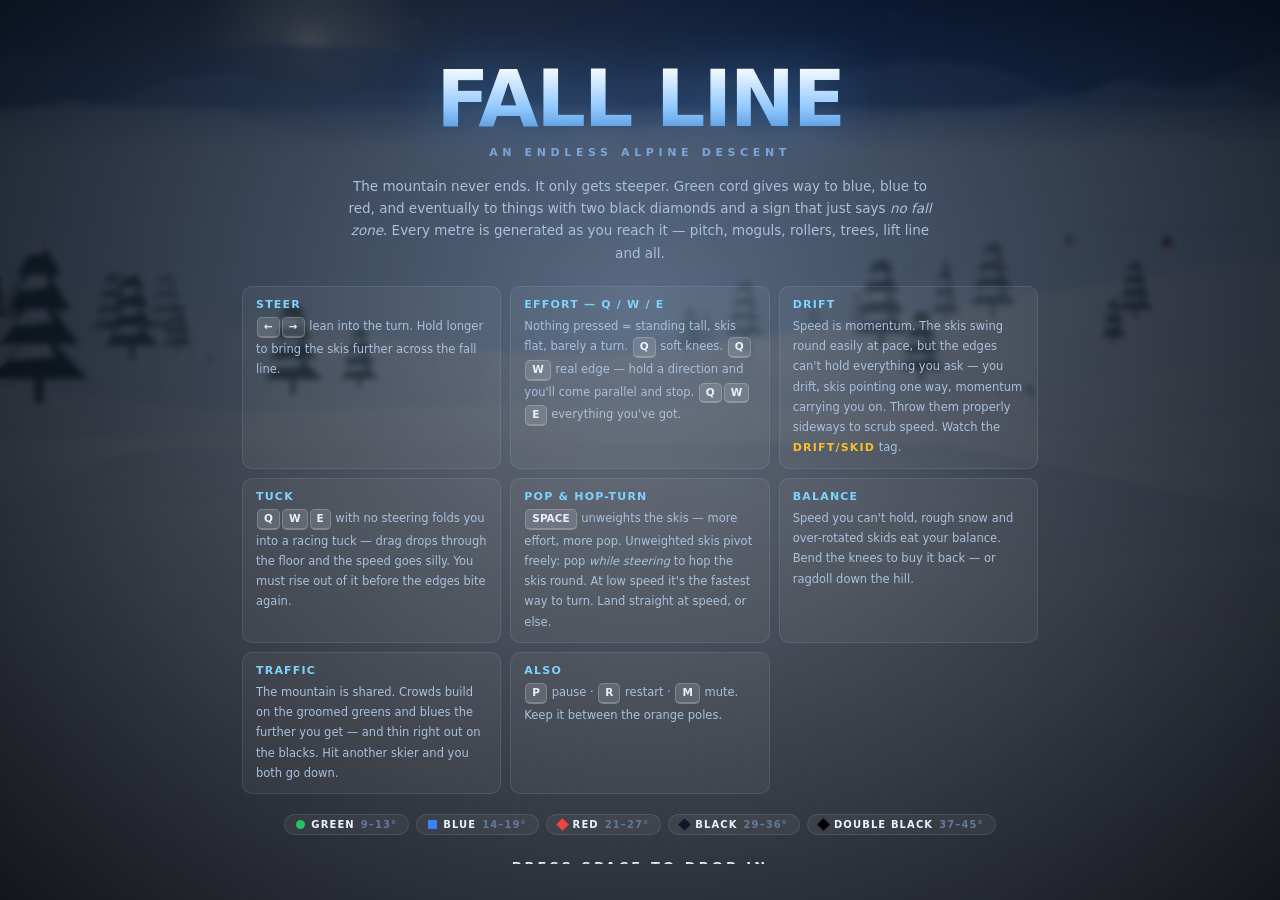
<file: index.html>
<!DOCTYPE html>
<html lang="en">
<head>
<meta charset="utf-8">
<meta name="viewport" content="width=device-width, initial-scale=1, viewport-fit=cover, user-scalable=no">
<title>FALL LINE — an endless alpine descent</title>
<style>
  *{margin:0;padding:0;box-sizing:border-box}
  html,body{width:100%;height:100%;overflow:hidden;background:#070b14;
    font-family:"Inter",ui-sans-serif,system-ui,-apple-system,"Segoe UI",Roboto,Helvetica,Arial,sans-serif;
    color:#eaf2ff;-webkit-font-smoothing:antialiased;touch-action:none;user-select:none}
  #wrap{position:fixed;inset:0}
  canvas{display:block;width:100%;height:100%}

  /* ---------- HUD ---------- */
  #hud{position:absolute;inset:0;pointer-events:none;opacity:0;transition:opacity .4s}
  #hud.on{opacity:1}
  /* the scene behind the HUD is bright snow, so panels need real weight */
  .panel{position:absolute;background:rgba(9,17,33,.70);border:1px solid rgba(150,192,255,.22);
    border-radius:12px;padding:9px 13px;backdrop-filter:blur(9px);-webkit-backdrop-filter:blur(9px);
    box-shadow:0 6px 26px rgba(6,14,30,.30)}
  .lbl{font-size:9.5px;letter-spacing:.16em;text-transform:uppercase;color:#7f97bb;font-weight:700}
  .val{font-variant-numeric:tabular-nums;font-weight:800;line-height:1}

  #runInfo{top:16px;left:16px;min-width:210px}
  #runName{font-size:16px;font-weight:800;letter-spacing:.01em;margin-top:3px;text-shadow:0 1px 6px #000}
  #diffPill{display:inline-flex;align-items:center;gap:6px;margin-top:7px;padding:3px 10px 3px 7px;
    border-radius:999px;font-size:10px;font-weight:900;letter-spacing:.14em;
    background:#22c55e;color:#04220f;border:1px solid rgba(255,255,255,.35)}
  #diffGlyph{display:inline-block;width:11px;height:11px;background:currentColor}
  #pitchRead{margin-top:7px;font-size:10.5px;color:#93a9c9;letter-spacing:.06em}

  #dist{top:16px;left:50%;transform:translateX(-50%);text-align:center;min-width:170px}
  #distVal{font-size:27px}
  #dropVal{font-size:11px;color:#8fa6c6;margin-top:4px;font-variant-numeric:tabular-nums}

  #spd{top:16px;right:16px;text-align:right;min-width:158px}
  #spdVal{font-size:40px;letter-spacing:-.02em}
  #spdVal small{font-size:13px;color:#7f97bb;font-weight:700;letter-spacing:.1em;margin-left:5px}
  #spdSub{font-size:10.5px;color:#8fa6c6;margin-top:3px;font-variant-numeric:tabular-nums}
  #gforce{margin-top:6px;height:3px;border-radius:2px;background:rgba(255,255,255,.12);overflow:hidden}
  #gforceF{height:100%;width:0%;background:linear-gradient(90deg,#38bdf8,#a78bfa);transition:width .06s}

  #stance{bottom:16px;left:16px;min-width:236px}
  #keys{display:flex;gap:7px;margin-top:7px}
  .key{flex:1;text-align:center;padding:7px 0 6px;border-radius:8px;border:1px solid rgba(160,200,255,.2);
    background:rgba(255,255,255,.045);font-weight:900;font-size:14px;color:#5d739a;
    transition:background .08s,color .08s,box-shadow .08s}
  .key.on{background:linear-gradient(180deg,#7dd3fc,#38bdf8);color:#04202e;border-color:#bae6fd;
    box-shadow:0 0 16px rgba(56,189,248,.55)}
  .key i{display:block;font-style:normal;font-size:8px;letter-spacing:.08em;opacity:.72;margin-top:2px;font-weight:700}
  #stanceTxt{margin-top:8px;font-size:11px;color:#a9c0dd;letter-spacing:.03em;height:14px}
  #edgeWrap{margin-top:8px}
  #driftTag{float:right;font-weight:900;letter-spacing:.14em}
  #edgeBar{height:5px;border-radius:3px;background:rgba(255,255,255,.1);overflow:hidden;margin-top:4px;
    display:flex;justify-content:center}
  #edgeL,#edgeR{height:100%;width:0%;background:linear-gradient(90deg,#fbbf24,#f97316)}
  #edgeL{transform-origin:right}

  #stab{bottom:16px;right:16px;min-width:186px}
  #stabBar{height:8px;border-radius:5px;background:rgba(255,255,255,.1);overflow:hidden;margin-top:7px}
  #stabF{height:100%;width:0%;background:linear-gradient(90deg,#34d399,#fbbf24 62%,#ef4444);transition:width .05s}
  #stabTxt{margin-top:6px;font-size:10px;letter-spacing:.1em;color:#8fa6c6;font-weight:700;height:12px}

  /* upcoming-runs strip */
  #strip{position:absolute;right:16px;top:132px;width:22px;bottom:136px;border-radius:7px;
    overflow:hidden;border:1px solid rgba(150,192,255,.26);background:rgba(9,17,33,.70);
    display:flex;flex-direction:column-reverse;backdrop-filter:blur(9px);
    box-shadow:0 6px 26px rgba(6,14,30,.30)}
  .seg{width:100%;position:relative;border-top:1px solid rgba(226,240,255,.55)}
  #stripMe{position:absolute;left:0;width:100%;height:0;border-top:2px solid #fff;
    box-shadow:0 0 9px rgba(255,255,255,.95);z-index:2}
  #stripMe::after{content:'';position:absolute;left:-3px;top:-4px;border:4px solid transparent;
    border-left-color:#fff;filter:drop-shadow(0 0 3px rgba(255,255,255,.9))}

  /* centre toasts */
  #toast{position:absolute;left:50%;top:31%;transform:translate(-50%,-50%);text-align:center;
    pointer-events:none;opacity:0;transition:opacity .25s}
  #toast.on{opacity:1}
  #toastDiff{font-size:11px;font-weight:900;letter-spacing:.3em;padding:4px 14px;border-radius:999px;display:inline-block}
  #toastName{font-size:34px;font-weight:900;letter-spacing:.02em;margin-top:9px;text-shadow:0 3px 22px rgba(0,0,0,.85)}
  #toastSub{font-size:11.5px;letter-spacing:.22em;color:#cfe0f7;margin-top:6px;font-weight:700}

  #alerts{position:absolute;left:50%;bottom:24%;transform:translateX(-50%);text-align:center;width:420px}
  #airTime{font-size:30px;font-weight:900;letter-spacing:.05em;opacity:0;transition:opacity .18s;
    text-shadow:0 3px 18px rgba(0,0,0,.8);color:#e0f2fe}
  #warn{margin-top:6px;font-size:12px;font-weight:900;letter-spacing:.26em;color:#fca5a5;opacity:0;transition:opacity .2s}

  /* ---------- SCREENS ---------- */
  #screens{position:absolute;inset:0;display:flex;align-items:center;justify-content:center;
    background:radial-gradient(ellipse at 50% 34%,rgba(16,30,56,.6),rgba(4,7,14,.94));
    backdrop-filter:blur(3px);transition:opacity .35s}
  #screens.hide{opacity:0;pointer-events:none}
  .card{width:min(860px,92vw);max-height:92vh;overflow:auto;padding:28px 32px 26px;text-align:center}
  h1{font-size:clamp(40px,8vw,78px);font-weight:900;letter-spacing:-.03em;line-height:.92;
    background-image:linear-gradient(180deg,#fff,#8fc7ff 62%,#4b8fd4);-webkit-background-clip:text;
    background-clip:text;color:transparent;filter:drop-shadow(0 4px 26px rgba(70,140,220,.4))}
  /* NB: override with background-IMAGE only — the `background` shorthand
     resets background-clip and the heading turns into a solid bar. */
  h1.crash{background-image:linear-gradient(180deg,#fff,#fca5a5 68%,#ef4444);
    filter:drop-shadow(0 4px 26px rgba(220,70,70,.42))}
  .tag{font-size:11px;letter-spacing:.42em;color:#7ea6d8;margin-top:10px;font-weight:700}
  .blurb{margin:16px auto 0;max-width:600px;font-size:13.5px;line-height:1.65;color:#a9c0dd}
  .ctrls{display:grid;grid-template-columns:repeat(auto-fit,minmax(232px,1fr));gap:9px;margin-top:22px;text-align:left}
  .ctrl{background:rgba(255,255,255,.045);border:1px solid rgba(160,200,255,.14);border-radius:10px;padding:11px 13px}
  .ctrl b{display:block;font-size:11px;letter-spacing:.11em;color:#7dd3fc;margin-bottom:4px;font-weight:800}
  .ctrl span{font-size:11.5px;color:#a9c0dd;line-height:1.5}
  kbd{display:inline-block;padding:1px 6px;border-radius:5px;background:rgba(255,255,255,.13);
    border:1px solid rgba(255,255,255,.2);border-bottom-width:2px;font:inherit;font-size:10.5px;
    font-weight:800;color:#e6f0ff;margin:0 1px}
  .legend{display:flex;flex-wrap:wrap;gap:7px;justify-content:center;margin-top:20px}
  .lg{display:flex;align-items:center;gap:6px;font-size:10px;font-weight:800;letter-spacing:.11em;
    padding:4px 11px;border-radius:999px;background:rgba(255,255,255,.05);border:1px solid rgba(160,200,255,.14)}
  .lg i{width:9px;height:9px;display:inline-block}
  .go{margin-top:24px;font-size:13px;letter-spacing:.24em;font-weight:900;color:#dbeafe;
    animation:pulse 1.7s ease-in-out infinite}
  @keyframes pulse{0%,100%{opacity:.45}50%{opacity:1}}
  .btn{pointer-events:auto;cursor:pointer;margin-top:20px;display:inline-block;padding:12px 30px;
    border-radius:999px;font-weight:900;letter-spacing:.16em;font-size:12px;color:#04202e;
    background:linear-gradient(180deg,#93d7fb,#38bdf8);border:1px solid #bae6fd;
    box-shadow:0 8px 30px rgba(56,189,248,.35)}
  .btn:hover{filter:brightness(1.09)}
  .btn.ghost{background:transparent;color:#a9c0dd;border-color:rgba(160,200,255,.22);box-shadow:none;margin-left:8px}

  .stats{display:grid;grid-template-columns:repeat(auto-fit,minmax(228px,1fr));gap:10px;margin-top:22px}
  .st{background:rgba(255,255,255,.05);border:1px solid rgba(160,200,255,.14);border-radius:12px;padding:14px 10px}
  .st b{display:block;font-size:26px;font-weight:900;font-variant-numeric:tabular-nums;letter-spacing:-.02em}
  .st span{display:block;font-size:9px;letter-spacing:.17em;color:#7f97bb;margin-top:5px;font-weight:800}
  #grade{font-size:15px;font-weight:900;letter-spacing:.2em;margin-top:20px;color:#7dd3fc}
  #crashWhy{font-size:12.5px;color:#fca5a5;letter-spacing:.13em;font-weight:800;margin-top:9px}
  #best{font-size:11px;color:#7f97bb;letter-spacing:.1em;margin-top:14px;font-weight:700}
  .hint{font-size:10.5px;color:#64789b;margin-top:16px;letter-spacing:.06em;line-height:1.7}
  #fps{position:absolute;left:18px;top:176px;font-size:9px;color:#546d92;letter-spacing:.1em;font-weight:700}

  /* ---------- TOUCH CONTROLS ---------- */
  /* shown only on coarse-pointer devices (body.touchmode) and only in a run */
  #touch{position:absolute;inset:0;pointer-events:none;display:none}
  body.touchmode #touch.on{display:block}
  #tSteer{position:absolute;left:0;bottom:0;width:44vw;height:38vh;pointer-events:auto;
    touch-action:none;-webkit-user-select:none;-webkit-touch-callout:none}
  #tSteerNub{position:absolute;width:58px;height:58px;border-radius:50%;display:none;
    border:2px solid rgba(160,200,255,.55);background:rgba(9,17,33,.35);
    box-shadow:0 0 18px rgba(56,189,248,.25);transform:translate(-50%,-50%)}
  #tSteerHint{position:absolute;left:16px;bottom:calc(12px + env(safe-area-inset-bottom,0px));
    font-size:9px;letter-spacing:.16em;color:#7f97bb;font-weight:800;opacity:.7}
  #tEff{position:absolute;right:calc(12px + env(safe-area-inset-right,0px));
    bottom:calc(106px + env(safe-area-inset-bottom,0px));width:64px;display:flex;
    flex-direction:column;gap:5px;pointer-events:auto;touch-action:none;
    -webkit-user-select:none;-webkit-touch-callout:none}
  .det{height:42px;border-radius:10px;border:1px solid rgba(160,200,255,.22);
    background:rgba(9,17,33,.62);display:flex;flex-direction:column;align-items:center;
    justify-content:center;font-size:11px;font-weight:900;color:#5d739a;letter-spacing:.08em}
  .det i{font-style:normal;font-size:7.5px;letter-spacing:.1em;opacity:.7;margin-top:1px;font-weight:700}
  .det.on{background:linear-gradient(180deg,#7dd3fc,#38bdf8);color:#04202e;border-color:#bae6fd;
    box-shadow:0 0 14px rgba(56,189,248,.5)}
  #tJump{position:absolute;right:calc(14px + env(safe-area-inset-right,0px));
    bottom:calc(14px + env(safe-area-inset-bottom,0px));width:76px;height:76px;border-radius:50%;
    pointer-events:auto;touch-action:none;display:flex;align-items:center;justify-content:center;
    font-size:11px;font-weight:900;letter-spacing:.12em;color:#cfe0f7;
    background:rgba(9,17,33,.66);border:1px solid rgba(160,200,255,.30);
    -webkit-user-select:none;-webkit-touch-callout:none;box-shadow:0 6px 26px rgba(6,14,30,.30)}
  #tJump.on{background:linear-gradient(180deg,#7dd3fc,#38bdf8);color:#04202e}
  #tPause{position:absolute;left:50%;top:calc(env(safe-area-inset-top,0px) + 92px);
    transform:translateX(-50%);width:58px;height:30px;border-radius:9px;pointer-events:auto;
    touch-action:none;display:flex;align-items:center;justify-content:center;font-size:10px;
    font-weight:900;color:#8fa6c6;background:rgba(9,17,33,.55);
    border:1px solid rgba(160,200,255,.2);-webkit-user-select:none}

  /* touchmode: compact the HUD and clear space for thumbs */
  body.touchmode .panel{padding:6px 10px}
  body.touchmode #runInfo{min-width:0;max-width:160px}
  body.touchmode #runName{font-size:12px}
  body.touchmode #dist{min-width:0}
  body.touchmode #distVal{font-size:20px}
  body.touchmode #spd{min-width:0}
  body.touchmode #spdVal{font-size:26px}
  body.touchmode #keys{display:none}
  body.touchmode #stanceTxt{display:none}
  body.touchmode #stance{left:12px;bottom:calc(38vh + 10px);min-width:0;width:172px}
  body.touchmode #stab{right:calc(102px + env(safe-area-inset-right,0px));
    bottom:calc(14px + env(safe-area-inset-bottom,0px));min-width:132px}
  body.touchmode #strip{top:110px;bottom:calc(346px + env(safe-area-inset-bottom,0px))}
  body.touchmode #alerts{width:min(420px,86vw)}
  body.touchmode #fps{display:none}
  @media (max-height:520px){ body.touchmode #strip{display:none} }
</style>
</head>
<body>
<div id="wrap">
  <canvas id="c"></canvas>

  <div id="hud">
    <div class="panel" id="runInfo">
      <div class="lbl">Current piste</div>
      <div id="runName">—</div>
      <div id="diffPill"><i id="diffGlyph"></i><span id="diffTxt">GREEN</span></div>
      <div id="pitchRead">—</div>
    </div>

    <div class="panel" id="dist">
      <div class="lbl">Distance</div>
      <div class="val" id="distVal">0<small style="font-size:13px;color:#7f97bb"> m</small></div>
      <div id="dropVal">▼ 0 m vertical</div>
    </div>

    <div class="panel" id="spd">
      <div class="lbl">Speed</div>
      <div class="val" id="spdVal">0<small>KM/H</small></div>
      <div id="spdSub">max 0 · avg 0</div>
      <div id="gforce"><div id="gforceF"></div></div>
    </div>

    <div class="panel" id="stance">
      <div class="lbl">Stance &amp; effort</div>
      <div id="keys">
        <div class="key" id="kQ">Q<i>FLEX</i></div>
        <div class="key" id="kW">W<i>DRIVE</i></div>
        <div class="key" id="kE">E<i>SEND</i></div>
      </div>
      <div id="stanceTxt">Standing tall — no edge</div>
      <div id="edgeWrap">
        <div class="lbl">Edge angle <span id="edgeDeg" style="color:#cfe0f7">0°</span><span id="driftTag"></span></div>
        <div id="edgeBar"><div id="edgeL"></div><div id="edgeR"></div></div>
      </div>
    </div>

    <div class="panel" id="stab">
      <div class="lbl">Balance</div>
      <div id="stabBar"><div id="stabF"></div></div>
      <div id="stabTxt">SOLID</div>
    </div>

    <div id="strip"><div id="stripMe"></div></div>

    <div id="toast">
      <div id="toastDiff">RED</div>
      <div id="toastName">—</div>
      <div id="toastSub">—</div>
    </div>

    <div id="alerts">
      <div id="airTime">AIR 0.0s</div>
      <div id="warn">OFF PISTE</div>
    </div>
    <div id="fps"></div>
  </div>

  <div id="touch">
    <div id="tSteer"><div id="tSteerNub"></div><div id="tSteerHint">HOLD &amp; SLIDE TO STEER</div></div>
    <div id="tEff">
      <div class="det" data-d="3">SEND<i>+TUCK</i></div>
      <div class="det" data-d="2">DRIVE<i>EDGE</i></div>
      <div class="det" data-d="1">FLEX<i>SOFT</i></div>
      <div class="det on" data-d="0">TALL<i>FLAT</i></div>
    </div>
    <div id="tJump">JUMP</div>
    <div id="tPause">❚❚</div>
  </div>

  <div id="screens">
    <div class="card" id="card"></div>
  </div>
</div>

<script>
"use strict";
/* ============================================================================
   FALL LINE — an endless procedural alpine descent
   Everything (terrain, art, physics, music) is generated at runtime.
   ========================================================================= */

/* ---------------------------------------------------------------- math ---- */
const TAU = Math.PI * 2, DEG = Math.PI / 180;
const clamp = (v, a, b) => v < a ? a : v > b ? b : v;
const lerp  = (a, b, t) => a + (b - a) * t;
const smooth= t => t * t * (3 - 2 * t);
const sstep = (a, b, x) => { const t = clamp((x - a) / (b - a || 1e-6), 0, 1); return t * t * (3 - 2 * t); };
const rnd   = (a, b) => a + Math.random() * (b - a);
const pick  = arr => arr[(Math.random() * arr.length) | 0];

function hashi(x, y) {
  let h = (Math.imul(x | 0, 374761393) + Math.imul(y | 0, 668265263)) | 0;
  h = Math.imul(h ^ (h >>> 13), 1274126177);
  return ((h ^ (h >>> 16)) >>> 0) / 4294967296;
}
function vnoise(x, y) {
  const xi = Math.floor(x), yi = Math.floor(y);
  const u = smooth(x - xi), v = smooth(y - yi);
  const a = hashi(xi, yi), b = hashi(xi + 1, yi), c = hashi(xi, yi + 1), d = hashi(xi + 1, yi + 1);
  return lerp(lerp(a, b, u), lerp(c, d, u), v);
}
function fbm(x, y, oct) {
  let s = 0, amp = 0.5, f = 1, norm = 0;
  for (let i = 0; i < oct; i++) { s += amp * vnoise(x * f, y * f); norm += amp; f *= 2.07; amp *= 0.5; }
  return s / norm;
}
function mulberry(seed) {
  let a = seed >>> 0;
  return function () {
    a = (a + 0x6D2B79F5) | 0;
    let t = Math.imul(a ^ (a >>> 15), 1 | a);
    t = (t + Math.imul(t ^ (t >>> 7), 61 | t)) ^ t;
    return ((t ^ (t >>> 14)) >>> 0) / 4294967296;
  };
}

/* ------------------------------------------------------------ constants --- */
const PHYS = {
  M: 80,             // skier + kit, kg
  G: 9.81,
  RHO: 1.15,         // air density at ~2000 m
  R_SIDECUT: 16.5,   // ski sidecut radius, m
  MU_PISTE: 0.055,   // groomed snow / base glide
  MU_POWDER: 0.135,  // off piste
  // per effort level 0..3
  CDA:       [0.86, 0.68, 0.52, 0.44],   // frontal drag area, m^2 (turning)
  CDA_TUCK:  0.235,                       // full tuck, QWE and no steering
  EDGE_MAX:  [7 * DEG, 27 * DEG, 48 * DEG, 66 * DEG],
  EDGE_RATE: [2.4, 4.0, 6.2, 9.5],       // how fast the edge sets, rad/s of travel
  PIVOT:     [0.22, 0.62, 1.15, 2.25],   // skidded steering authority, rad/s
  GRIP:      [0.34, 0.85, 1.42, 1.92],   // max lateral g the edges will hold
  COMFORT:   [12.5, 18.5, 25.5, 32.5],   // m/s before balance starts to erode
  ABSORB:    [5.6, 9.4, 13.8, 18.6],     // landing impact the legs will eat, m/s
  POP:       [1.5, 2.9, 4.2, 5.6],
};

const DIFFS = [
  // width is the HALF-width of the piste in metres, before widthMod()
  { key:'green', label:'GREEN',        col:'#22c55e', ink:'#04220f', shape:'circle', slope:[9,13],  width:[19,25], mogul:0.00, rough:0.22, trees:0.40, roll:0.70, kick:0.15, glade:0    },
  { key:'blue',  label:'BLUE',         col:'#3b82f6', ink:'#dbeafe', shape:'square', slope:[14,19], width:[15,20], mogul:0.14, rough:0.40, trees:0.62, roll:1.00, kick:0.30, glade:0    },
  { key:'red',   label:'RED',          col:'#ef4444', ink:'#fee2e2', shape:'diamond',slope:[21,27], width:[11,15], mogul:0.42, rough:0.60, trees:0.88, roll:1.25, kick:0.45, glade:0.15 },
  { key:'black', label:'BLACK',        col:'#0f172a', ink:'#e2e8f0', shape:'diamond',slope:[29,36], width:[8.5,12], mogul:0.76, rough:0.85, trees:1.10, roll:1.45, kick:0.58, glade:0.35 },
  { key:'xblack',label:'DOUBLE BLACK', col:'#000000', ink:'#f8fafc', shape:'double', slope:[37,45], width:[7,10],  mogul:0.98, rough:1.08, trees:1.30, roll:1.65, kick:0.70, glade:0.55 },
];

const NAMES = [
  ['Petit Ours','Promenade','Le Berceau','Sunnegga','Alpenrose','Marmot Meadow','Le Doux','Kinderweg','Bella Vista','Lärchenwald'],
  ['Le Grand Bleu','Chamois','Panorama','Silberhorn','Belvédère','Blaugrat','La Combe','Edelweiss','Mittelweg','Lac Bleu'],
  ['Rouge Vif','Diavolezza','Le Couloir','Steilhang','La Face','Vallée Perdue','Hexenkessel','Aiguille','Rossignol','Cresta Rossa'],
  ['Le Mur','Schwarzwand','La Bombardier','Corbeau','Todeswand','Grand Couloir','Le Tunnel','Wolfsschlucht','La Sauvage','Nera'],
  ['La Suicide','Diablerets','Höllenschlund','Le Dernier Cri','Zermatt Direttissima','La Chute','Der Sarg','Point of No Return'],
];

const RUN_TAGS = ['GROOMED AT 05:00','MOGULS','NARROW — CAUTION','WIND EXPOSED','GLADED','ICY IN PLACES','WIDE OPEN','ROLLERS','FRESH CORD','AVALANCHE ZONE','NO FALL ZONE','RACE TRAINING'];

/* ============================================================== COURSE ==== */
const ELEV_STEP = 1.0;
const COURSE = {
  sections: [], nextIdx: 0, nextZ: 0,
  elev: [], elevZ0: 0,
  kickers: [],
  chunks: new Map(),
  _cacheIdx: 0,
};

/* The piste snakes down the mountain across five scales at once: broad
   traverses across the face, then progressively tighter turns. The short
   components are what actually force you to ski — the long ones only move
   the trail across the mountain. Peak lateral gradient ~0.85 m/m (40° off
   the fall line), typical ~0.28, so the corridor is genuinely going
   somewhere and you cannot hold a straight line down it. */
function centerAt(z) {
  return 26.0 * Math.sin(z * 0.00410)
       + 13.0 * Math.sin(z * 0.01210 + 1.7)
       +  7.5 * Math.sin(z * 0.02630 + 0.6)
       +  4.0 * Math.sin(z * 0.05180 + 2.9)
       +  2.2 * Math.sin(z * 0.08990 + 1.2);
}
/* second derivative of the above — the piste banks into its own turns */
function centerCurv(z) {
  return -(26.0 * 0.00410 * 0.00410 * Math.sin(z * 0.00410)
         + 13.0 * 0.01210 * 0.01210 * Math.sin(z * 0.01210 + 1.7)
         +  7.5 * 0.02630 * 0.02630 * Math.sin(z * 0.02630 + 0.6)
         +  4.0 * 0.05180 * 0.05180 * Math.sin(z * 0.05180 + 2.9)
         +  2.2 * 0.08990 * 0.08990 * Math.sin(z * 0.08990 + 1.2));
}
/* Chokes and openings within a run: pinches to ~62% of nominal width, opens
   out to full. This is on top of the per-section width. */
function widthMod(z) {
  const a = 0.5 + 0.5 * Math.sin(z * 0.01730 + 0.9);
  const b = 0.5 + 0.5 * Math.sin(z * 0.00710 + 2.3);
  return 0.62 + 0.38 * (0.35 + 0.65 * a) * (0.45 + 0.55 * b) * 1.35;
}
function liftX(z) { return 74 + 16 * Math.sin(z * 0.0021 + 0.4) + centerAt(z) * 0.35; }

function makeSection() {
  const i = COURSE.nextIdx++;
  // difficulty ramps, with the occasional breather
  let lvl = 0.15 + i * 0.40 + (vnoise(i * 0.63, 11.2) - 0.5) * 1.5;
  if (i > 3 && i % 5 === 4) lvl -= 1.35;                 // recovery run
  if (i === 0) lvl = 0; if (i === 1) lvl = Math.min(lvl, 1.2);
  const d = clamp(Math.round(lvl), 0, 4);
  const D = DIFFS[d];
  const len = rnd(360, 620);
  const s = {
    idx: i, diff: d, D,
    startZ: COURSE.nextZ, endZ: COURSE.nextZ + len,
    name: NAMES[d][(i * 7 + ((Math.random() * 97) | 0)) % NAMES[d].length],
    tag: pick(RUN_TAGS),
    slope: rnd(D.slope[0], D.slope[1]) * DEG,
    width: rnd(D.width[0], D.width[1]),
    mogul: D.mogul * rnd(0.55, 1.25) * (Math.random() < 0.62 ? 1 : 0.22),
    rough: D.rough * rnd(0.8, 1.2),
    roll:  D.roll  * rnd(0.7, 1.3),
    trees: D.trees, kick: D.kick, glade: D.glade * (Math.random() < 0.5 ? 1 : 0),
    phase: Math.random() * TAU,
    number: 1 + ((i * 3 + d) % 40),
  };
  COURSE.nextZ = s.endZ;
  COURSE.sections.push(s);

  // kickers / rollers you can actually launch off
  let z = s.startZ + 60;
  while (z < s.endZ - 60) {
    if (Math.random() < s.kick) {
      COURSE.kickers.push({
        z, x: centerAt(z) + rnd(-0.45, 0.45) * s.width,
        h: rnd(1.1, 1.4 + s.kick * 2.2), rx: rnd(3.2, 6.4), rz: rnd(5.5, 10),
      });
    }
    z += rnd(70, 150);
  }
  return s;
}

function slopeBlendAt(z) {          // smooth pitch across section joins
  const S = COURSE.sections;
  const i = sectionIndexAt(z), s = S[i], BL = 55;
  if (z < s.startZ + BL && i > 0) {
    const t = 0.5 * (1 - sstep(s.startZ, s.startZ + BL, z));
    return lerp(s.slope, S[i - 1].slope, t);
  }
  if (z > s.endZ - BL && i < S.length - 1) {
    const t = 0.5 * sstep(s.endZ - BL, s.endZ, z);
    return lerp(s.slope, S[i + 1].slope, t);
  }
  return s.slope;
}

function sectionIndexAt(z) {
  const S = COURSE.sections;
  let i = COURSE._cacheIdx;
  if (i < S.length && z >= S[i].startZ && z < S[i].endZ) return i;
  if (z < S[0].startZ) return 0;
  if (z >= S[S.length - 1].endZ) return S.length - 1;
  let lo = 0, hi = S.length - 1;
  while (lo < hi) { const m = (lo + hi) >> 1; if (z < S[m].endZ) hi = m; else lo = m + 1; }
  COURSE._cacheIdx = lo;
  return lo;
}

const P = { slope:0, width:0, mogul:0, rough:0, roll:0, phase:0, diff:0, sec:null };
function paramsAt(z) {
  const S = COURSE.sections;
  const i = sectionIndexAt(z), s = S[i], BL = 55;
  let o = s, t = 0;
  if (z < s.startZ + BL && i > 0)            { o = S[i - 1]; t = 0.5 * (1 - sstep(s.startZ, s.startZ + BL, z)); }
  else if (z > s.endZ - BL && i < S.length-1){ o = S[i + 1]; t = 0.5 * sstep(s.endZ - BL, s.endZ, z); }
  P.slope = lerp(s.slope, o.slope, t);
  P.width = lerp(s.width, o.width, t) * widthMod(z);   // chokes and openings
  P.mogul = lerp(s.mogul, o.mogul, t);
  P.rough = lerp(s.rough, o.rough, t);
  P.roll  = lerp(s.roll,  o.roll,  t);
  P.phase = s.phase; P.diff = s.diff; P.sec = s;
  return P;
}

function ensureCourse(zAhead) {
  while (COURSE.nextZ < zAhead + 900) makeSection();
  // elevation profile, integrated from the pitch
  const E = COURSE.elev;
  if (E.length === 0) { COURSE.elevZ0 = -40; E.push(0); }
  let zEnd = COURSE.elevZ0 + (E.length - 1) * ELEV_STEP;
  while (zEnd < zAhead + 950) {
    E.push(E[E.length - 1] - Math.tan(slopeBlendAt(zEnd + ELEV_STEP * 0.5)) * ELEV_STEP);
    zEnd += ELEV_STEP;
  }
}
function pruneCourse(z) {
  const drop = Math.floor((z - 400 - COURSE.elevZ0) / ELEV_STEP);
  if (drop > 600) { COURSE.elev.splice(0, drop); COURSE.elevZ0 += drop * ELEV_STEP; }
  while (COURSE.sections.length > 2 && COURSE.sections[1].endZ < z - 300) {
    COURSE.sections.shift(); COURSE._cacheIdx = Math.max(0, COURSE._cacheIdx - 1);
  }
  while (COURSE.kickers.length && COURSE.kickers[0].z < z - 220) COURSE.kickers.shift();
  for (const k of COURSE.chunks.keys()) if (k * CHUNK < z - 140) COURSE.chunks.delete(k);
}
function baseElev(z) {
  const E = COURSE.elev;
  const f = (z - COURSE.elevZ0) / ELEV_STEP;
  let i = f | 0;
  if (i < 0) return E[0] - (z - COURSE.elevZ0) * 0.2;
  if (i >= E.length - 1) return E[E.length - 1];
  return lerp(E[i], E[i + 1], f - i);
}

/* active kickers, refreshed once per frame (keeps terrainH cheap) */
let activeKick = [], activeKickN = 0;
function refreshKickers(z) {
  activeKick.length = 0;
  for (let i = 0; i < COURSE.kickers.length; i++) {
    const k = COURSE.kickers[i];
    if (k.z > z - 60 && k.z < z + 260) activeKick.push(k);
    else if (k.z >= z + 260) break;
  }
  activeKickN = activeKick.length;
}

/* --------------------------------------------------------- height field --
   Everything that only depends on z is cached: the sampler walks the grid
   row by row, so the same z is asked for dozens of times in a row.          */
const _ZC = [{z:NaN},{z:NaN},{z:NaN},{z:NaN},{z:NaN},{z:NaN}];
let _zci = 0;
function clearZCache() { for (const c of _ZC) c.z = NaN; }
function zData(z) {
  for (let i = 0; i < 6; i++) if (_ZC[i].z === z) return _ZC[i];
  const c = _ZC[_zci]; _zci = (_zci + 1) % 6;
  const p = paramsAt(z);
  c.z = z;
  c.base   = baseElev(z);
  c.center = centerAt(z);
  // Bank strength scales with pitch. It must not: the bank changes down-slope
  // as the curvature does, and unscaled that gradient reaches 84% of a green's
  // fall line — enough to flatten it into a pocket you can never roll out of.
  c.curv   = centerCurv(z) * 26 * clamp(Math.sin(p.slope) * 2, 0.22, 1.3);
  c.width  = p.width;
  // Max cross-slope gradient of the berm outside the markers. Anything shaped
  // by distance-from-centre inherits the centreline's z-gradient, so a steep
  // berm on a hard-swerving trail makes uphill pockets. Keep it well under the
  // fall line, and scale with pitch.
  c.bermG  = 0.13 * clamp(Math.sin(p.slope) / 0.19, 0.85, 2.6);
  // Off-piste relief, pitch-scaled for the same reason. Measured, the two
  // drift octaves peak at 0.70 m/m of down-slope gradient — 361% of a green's
  // fall line, i.e. guaranteed uphill pockets. This holds them near 50% on
  // every grade; the *look* of deep snow is carried by shading instead, which
  // costs nothing physically. Steeper off-piste being rougher is also true.
  c.offAmp = clamp(Math.tan(p.slope) * 0.72, 0.16, 0.90);
  c.mogul  = p.mogul;
  c.rough  = p.rough;
  c.roll   = p.roll * 1.15 * Math.sin(z * 0.0575 + p.phase) * (0.62 + 0.38 * Math.sin(z * 0.0187 + 2.1));
  return c;
}

function terrainH(x, z) {
  const c = zData(z);
  let h = c.base + c.roll;
  const dx = x - c.center, adx = dx < 0 ? -dx : dx;
  const hw = c.width;

  // gentle crown on the piste, then banks rising outside the markers
  h -= 0.00085 * dx * dx * (adx < hw ? 1 : (hw * hw) / (adx * adx));
  // smooth start, then asymptotically linear at gradient bermG
  const over = adx - hw;
  if (over > 0) h += c.bermG * over * over / (over + 6);

  const onPiste = 1 - sstep(hw * 0.86, hw * 1.16, adx);

  // The piste banks into its own turns — outside edge rides higher. Scaled by
  // dx/hw so a narrow couloir banks as hard as a wide green.
  h += clamp(-(dx / hw) * c.curv, -2.4, 2.4) * onPiste;

  // moguls — a rotated hex-ish lattice, only where the piste is
  if (c.mogul > 0.02 && onPiste > 0.01) {
    const a = x * 0.92 + z * 0.37, b = z * 0.84 - x * 0.32;
    h += c.mogul * 0.50 * onPiste * (Math.sin(a) + Math.sin(b) + 0.55 * Math.sin(a + b));
  }

  // surface texture / chatter
  h += c.rough * 0.32 * (fbm(x * 0.075, z * 0.075, 2) - 0.5);
  // Off piste is naturally stacked snow: broad wind drifts with a finer lumpy
  // crust on top. Two scales, because one octave reads as smooth rolling hills.
  if (onPiste < 0.98) {
    const off = (1 - onPiste) * c.offAmp;
    h += off * 1.60 * (fbm(x * 0.115, z * 0.115, 3) - 0.5);
    h += off * 0.46 * (fbm(x * 0.440, z * 0.440, 2) - 0.5);
  }

  // kickers
  for (let i = 0; i < activeKickN; i++) {
    const k = activeKick[i], kz = z - k.z;
    if (kz < -k.rz * 1.9 || kz > k.rz * 1.25) continue;
    const kx = (x - k.x) / k.rx;
    if (kx > 1.7 || kx < -1.7) continue;
    const ramp = sstep(-k.rz * 1.7, k.rz * 0.42, kz) * (1 - sstep(k.rz * 0.5, k.rz * 1.05, kz));
    h += k.h * ramp * Math.exp(-kx * kx * 1.35);
  }
  return h;
}

const NRM = { x:0, y:1, z:0 };
function terrainN(x, z, eps) {
  eps = eps || 0.55;
  const h0 = terrainH(x, z);
  const hx = terrainH(x + eps, z) - h0;
  const hz = terrainH(x, z + eps) - h0;
  let nx = -hx / eps, ny = 1, nz = -hz / eps;
  const l = Math.hypot(nx, ny, nz);
  NRM.x = nx / l; NRM.y = ny / l; NRM.z = nz / l;
  return NRM;
}

/* ============================================================== OBJECTS === */
const CHUNK = 25;
const OBJ = { TREE:0, ROCK:1, POLE:2, SIGN:3, BANNER:4, TOWER:5, NET:6, GUN:7, HAY:8 };

function chunkAt(ci) {
  let list = COURSE.chunks.get(ci);
  if (list) return list;
  list = [];
  const R = mulberry(0x9e3779b1 ^ (ci * 2654435761));
  const z0 = ci * CHUNK, z1 = z0 + CHUNK;
  if (z1 > COURSE.nextZ - 40 || z0 < COURSE.elevZ0 + 4) { COURSE.chunks.set(ci, list); return list; }

  const p = paramsAt(z0 + CHUNK * 0.5);
  const sec = p.sec, cx = centerAt(z0 + CHUNK * 0.5), hw = p.width;

  // section furniture — sign pair + gate banner at the top of every run
  if (sec.startZ >= z0 && sec.startZ < z1) {
    const sz = sec.startZ, sc = centerAt(sz), sw = paramsAt(sz).width;
    list.push({ t:OBJ.BANNER, z:sz, x:sc, w:sw, sec, hard:true });
    list.push({ t:OBJ.SIGN, z:sz + 7, x:sc - sw - 2.6, sec, side:-1, hard:true });
    list.push({ t:OBJ.SIGN, z:sz + 7, x:sc + sw + 2.6, sec, side: 1, hard:true });
  }

  // piste markers, every 15 m each side, alternating colour
  for (let z = z0; z < z1; z += 15) {
    const zz = Math.ceil(z / 15) * 15;
    if (zz < z0 || zz >= z1) continue;
    const c = centerAt(zz), w = paramsAt(zz).width;
    const orange = ((zz / 15) | 0) % 2 === 0;
    list.push({ t:OBJ.POLE, z:zz, x:c - w, orange });
    list.push({ t:OBJ.POLE, z:zz, x:c + w, orange, right:true });
  }

  // B-net on the steeper stuff
  if (sec.diff >= 3 && R() < 0.45) {
    const side = R() < 0.5 ? -1 : 1;
    for (let z = z0; z < z1; z += 5) {
      const c = centerAt(z), w = paramsAt(z).width;
      list.push({ t:OBJ.NET, z, x:c + side * (w + 1.3), side, end:(z + 5 >= z1) });
    }
  }

  // trees — outside the markers, plus glades inside on the gnarly runs
  const nTree = Math.round(sec.trees * 13);
  for (let i = 0; i < nTree; i++) {
    const z = z0 + R() * CHUNK;
    const c = centerAt(z), w = paramsAt(z).width;
    const side = R() < 0.5 ? -1 : 1;
    let x = c + side * (w + 2.2 + Math.pow(R(), 0.62) * 52);
    if (sec.glade > 0 && R() < sec.glade * 0.5) x = c + (R() * 2 - 1) * w * 0.92;
    list.push({ t:OBJ.TREE, z, x, h:rnd(4.5, 12.5), kind:R() < 0.72 ? 0 : 1, seed:R() });
  }

  // rocks & terrain features
  const nRock = Math.round((0.7 + sec.diff * 0.75) * R() * 3);
  for (let i = 0; i < nRock; i++) {
    const z = z0 + R() * CHUNK;
    const c = centerAt(z), w = paramsAt(z).width;
    const inside = sec.diff >= 3 && R() < 0.34;
    const x = inside ? c + (R() * 2 - 1) * w * 0.85 : c + (R() < 0.5 ? -1 : 1) * (w + 1.5 + R() * 30);
    list.push({ t:OBJ.ROCK, z, x, r:rnd(0.55, 1.7), seed:R() });
  }

  // snow guns on the easier pistes
  if (sec.diff <= 2 && R() < 0.22) {
    const z = z0 + R() * CHUNK, c = centerAt(z), w = paramsAt(z).width;
    list.push({ t:OBJ.GUN, z, x:c + (R() < 0.5 ? -1 : 1) * (w + 1.8), seed:R() });
  }

  // chairlift towers every 60 m
  const tz = Math.ceil(z0 / 60) * 60;
  if (tz >= z0 && tz < z1) list.push({ t:OBJ.TOWER, z:tz, x:liftX(tz), h:rnd(9, 13.5) });

  // padded hay bales guarding the nasty stuff
  if (sec.diff >= 2 && R() < 0.15) {
    const z = z0 + R() * CHUNK, c = centerAt(z), w = paramsAt(z).width;
    list.push({ t:OBJ.HAY, z, x:c + (R() < 0.5 ? -1 : 1) * (w + 0.8), seed:R() });
  }

  for (const o of list) if (o.y === undefined) o.y = terrainH(o.x, o.z);
  list.sort((a, b) => b.z - a.z);
  COURSE.chunks.set(ci, list);
  return list;
}

/* ================================================================ AUDIO === */
const AU = {
  ctx:null, ok:false, muted:false,
  master:null, musicBus:null, sfxBus:null, delay:null, noiseBuf:null,
  wind:null, windGain:null, windFilt:null,
  carve:null, carveGain:null, carveFilt:null,
  chatter:null, chatterGain:null,
  step:0, nextT:0, bpm:96, intensity:0, prog:null, root:57, curDiff:-1,

  init() {
    if (this.ctx) return;
    const AC = window.AudioContext || window.webkitAudioContext;
    if (!AC) return;
    const ctx = this.ctx = new AC();

    const comp = ctx.createDynamicsCompressor();
    comp.threshold.value = -15; comp.knee.value = 26; comp.ratio.value = 5;
    comp.attack.value = 0.004; comp.release.value = 0.22;
    this.master = ctx.createGain(); this.master.gain.value = 0.85;
    this.master.connect(comp); comp.connect(ctx.destination);

    this.musicBus = ctx.createGain(); this.musicBus.gain.value = 0.62; this.musicBus.connect(this.master);
    this.sfxBus   = ctx.createGain(); this.sfxBus.gain.value   = 0.95; this.sfxBus.connect(this.master);

    // ping-pong-ish delay for the arp / lead
    const d = ctx.createDelay(1.0); d.delayTime.value = 0.27;
    const fb = ctx.createGain(); fb.gain.value = 0.36;
    const dl = ctx.createBiquadFilter(); dl.type = 'lowpass'; dl.frequency.value = 2400;
    d.connect(dl); dl.connect(fb); fb.connect(d);
    const dw = ctx.createGain(); dw.gain.value = 0.42; d.connect(dw); dw.connect(this.musicBus);
    this.delay = d;

    // noise source used by every wind / snow-spray voice
    const n = ctx.sampleRate * 2;
    const buf = ctx.createBuffer(1, n, ctx.sampleRate);
    const ch = buf.getChannelData(0);
    let last = 0;
    for (let i = 0; i < n; i++) { const w = Math.random() * 2 - 1; last = (last + 0.03 * w) / 1.03; ch[i] = w * 0.72 + last * 2.6; }
    this.noiseBuf = buf;

    this.wind = this.loopNoise(); this.windFilt = ctx.createBiquadFilter();
    this.windFilt.type = 'bandpass'; this.windFilt.frequency.value = 480; this.windFilt.Q.value = 0.62;
    this.windGain = ctx.createGain(); this.windGain.gain.value = 0;
    this.wind.connect(this.windFilt); this.windFilt.connect(this.windGain); this.windGain.connect(this.sfxBus);

    this.carve = this.loopNoise(); this.carveFilt = ctx.createBiquadFilter();
    this.carveFilt.type = 'bandpass'; this.carveFilt.frequency.value = 1800; this.carveFilt.Q.value = 1.5;
    this.carveGain = ctx.createGain(); this.carveGain.gain.value = 0;
    this.carve.connect(this.carveFilt); this.carveFilt.connect(this.carveGain); this.carveGain.connect(this.sfxBus);

    this.chatter = this.loopNoise(); const cf = ctx.createBiquadFilter();
    cf.type = 'lowpass'; cf.frequency.value = 260; cf.Q.value = 6;
    this.chatterGain = ctx.createGain(); this.chatterGain.gain.value = 0;
    this.chatter.connect(cf); cf.connect(this.chatterGain); this.chatterGain.connect(this.sfxBus);

    this.nextT = ctx.currentTime + 0.12;
    this.setDifficulty(0);
    this.ok = true;
  },
  loopNoise() {
    const s = this.ctx.createBufferSource();
    s.buffer = this.noiseBuf; s.loop = true; s.start();
    return s;
  },
  resume() { if (this.ctx && this.ctx.state === 'suspended') this.ctx.resume(); },

  setDifficulty(d) {
    if (d === this.curDiff) return;
    this.curDiff = d;
    const MAJ = [0,4,7,11], MIN = [0,3,7,10], SUS = [0,5,7,10], DIM = [0,3,6,10];
    const table = [
      { root:64, seq:[[0,MAJ],[7,MAJ],[9,MIN],[5,MAJ]] },
      { root:62, seq:[[0,MAJ],[5,MAJ],[7,SUS],[9,MIN]] },
      { root:57, seq:[[0,MIN],[10,MAJ],[5,MIN],[7,MIN]] },
      { root:55, seq:[[0,MIN],[8,MAJ],[3,MAJ],[10,MAJ]] },
      { root:53, seq:[[0,MIN],[1,MAJ],[0,MIN],[8,DIM]] },
    ][clamp(d, 0, 4)];
    this.root = table.root; this.prog = table.seq;
  },
  mtof: m => 440 * Math.pow(2, (m - 69) / 12),

  voice(o) {
    const ctx = this.ctx, t = o.t;
    const osc = ctx.createOscillator();
    osc.type = o.type || 'sawtooth';
    osc.frequency.setValueAtTime(o.f, t);
    if (o.f2) osc.frequency.exponentialRampToValueAtTime(Math.max(20, o.f2), t + o.dur * (o.slide || 0.85));
    if (o.detune) osc.detune.value = o.detune;
    const g = ctx.createGain();
    const pk = o.g, a = o.a === undefined ? 0.008 : o.a;
    g.gain.setValueAtTime(0.0001, t);
    g.gain.linearRampToValueAtTime(pk, t + a);
    g.gain.exponentialRampToValueAtTime(0.0001, t + o.dur);
    let node = osc;
    if (o.filt) {
      const bf = ctx.createBiquadFilter();
      bf.type = o.ftype || 'lowpass'; bf.frequency.setValueAtTime(o.filt, t);
      if (o.filt2) bf.frequency.exponentialRampToValueAtTime(Math.max(60, o.filt2), t + o.dur);
      bf.Q.value = o.q || 1;
      osc.connect(bf); node = bf;
    }
    node.connect(g);
    g.connect(o.dest || this.musicBus);
    if (o.send) { const s = ctx.createGain(); s.gain.value = o.send; g.connect(s); s.connect(this.delay); }
    osc.start(t); osc.stop(t + o.dur + 0.05);
  },
  noiseHit(o) {
    const ctx = this.ctx, t = o.t;
    const s = ctx.createBufferSource(); s.buffer = this.noiseBuf;
    s.playbackRate.value = o.rate || 1;
    const bf = ctx.createBiquadFilter(); bf.type = o.ftype || 'bandpass';
    bf.frequency.setValueAtTime(o.f, t);
    if (o.f2) bf.frequency.exponentialRampToValueAtTime(Math.max(60, o.f2), t + o.dur);
    bf.Q.value = o.q || 1;
    const g = ctx.createGain();
    g.gain.setValueAtTime(0.0001, t);
    g.gain.linearRampToValueAtTime(o.g, t + (o.a || 0.004));
    g.gain.exponentialRampToValueAtTime(0.0001, t + o.dur);
    s.connect(bf); bf.connect(g); g.connect(o.dest || this.sfxBus);
    s.start(t, Math.random() * 1.5); s.stop(t + o.dur + 0.05);
  },

  update(dt, S) {
    if (!this.ok || this.ctx.state !== 'running') return;
    const spd = S ? S.speed : 0;
    const target = clamp((spd - 5.5) / 24, 0, 1);
    this.intensity += (target - this.intensity) * Math.min(1, dt * 1.4);
    const I = this.intensity;
    this.bpm = 84 + 70 * I;

    // live SFX beds
    if (S) {
      const wg = clamp((spd / 34) * (spd / 34), 0, 1) * 0.34 + (S.air ? 0.09 : 0);
      this.windGain.gain.setTargetAtTime(this.muted ? 0 : wg, this.ctx.currentTime, 0.09);
      this.windFilt.frequency.setTargetAtTime(360 + spd * 26, this.ctx.currentTime, 0.12);
      const ea = Math.abs(S.edge);
      // a drift reads as a different SOUND, not just a louder one: the carve
      // hiss drops into a broad low scrape as slip builds
      const skidN = S.air ? 0 : clamp(S.skid, 0, 1);
      const cg = S.air ? 0 : clamp(S.carveNoise, 0, 1) * 0.30 + skidN * 0.14;
      this.carveGain.gain.setTargetAtTime(this.muted ? 0 : cg, this.ctx.currentTime, 0.05);
      this.carveFilt.frequency.setTargetAtTime(
        Math.max(320, 900 + ea * 2600 + spd * 34 - skidN * 2100), this.ctx.currentTime, 0.06);
      this.carveFilt.Q.setTargetAtTime(Math.max(0.6, 0.9 + ea * 3.4 - skidN * 2.4), this.ctx.currentTime, 0.1);
      const ch = S.air ? 0 : clamp(S.chatter, 0, 1) * 0.30;
      this.chatterGain.gain.setTargetAtTime(this.muted ? 0 : ch, this.ctx.currentTime, 0.05);
    }

    // 16th-note scheduler
    const now = this.ctx.currentTime;
    if (this.nextT < now - 0.4) this.nextT = now + 0.05;
    const stepDur = 60 / this.bpm / 4;
    let guard = 0;
    while (this.nextT < now + 0.16 && guard++ < 40) {
      this.schedule(this.step, this.nextT, I);
      this.nextT += stepDur;
      this.step = (this.step + 1) % 64;
    }
  },

  schedule(s, t, I) {
    if (this.muted || !this.prog) return;
    const bar = (s / 16) | 0, sub = s % 16;
    const ch = this.prog[bar % this.prog.length];
    const rt = this.root + ch[0], tones = ch[1];
    const F = AU.mtof;
    const lvl = (thr) => clamp((I - thr) / (1 - thr), 0, 1);

    // pad — the alpine bed, always present
    if (sub === 0) {
      const g = 0.052 + 0.05 * I;
      for (let i = 0; i < 3; i++) {
        this.voice({ type:'sawtooth', f:F(rt + 12 + tones[i]), t, dur:60/this.bpm*4.1, g,
          a:0.5, filt:520 + 1500 * I, filt2:340 + 900 * I, q:1.4, detune:(i - 1) * 9 });
      }
      this.voice({ type:'sine', f:F(rt - 12), t, dur:60/this.bpm*4.1, g:0.10 + 0.06*I, a:0.35 });
    }
    // bass
    const bp = [1,0,0,1, 0,0,1,0, 1,0,0,1, 0,1,0,0];
    if (bp[sub] && I > 0.04) {
      this.voice({ type:'sawtooth', f:F(rt), t, dur:0.30, g:0.14 + 0.09 * lvl(0.04),
        filt:220 + 620 * I, q:5.5 });
    }
    // hats
    if (sub % 2 === 0 && I > 0.24) {
      this.noiseHit({ t, f:8200, dur:sub % 4 === 0 ? 0.05 : 0.032, g:(0.028 + 0.03 * lvl(0.24)) * (sub % 4 === 0 ? 1.3 : 0.8),
        ftype:'highpass', q:0.8, dest:this.musicBus });
    }
    // kick
    if ((sub % 8 === 0 || (sub === 11 && bar % 2 === 1)) && I > 0.33) {
      this.voice({ type:'sine', f:118, f2:41, t, dur:0.32, g:0.36 * (0.5 + 0.5 * lvl(0.33)), a:0.003, slide:0.35 });
      this.noiseHit({ t, f:120, dur:0.03, g:0.07, ftype:'lowpass', dest:this.musicBus });
    }
    // clap
    if ((sub === 4 || sub === 12) && I > 0.48) {
      this.noiseHit({ t, f:1750, dur:0.15, g:0.10 * lvl(0.48), q:0.7, dest:this.musicBus });
    }
    // arpeggio
    if (I > 0.42) {
      const seq = [0,1,2,3,2,1,3,2];
      const n = tones[seq[s % seq.length] % tones.length] + (s % 8 < 4 ? 12 : 24);
      this.voice({ type:'square', f:F(rt + n), t, dur:0.16, g:0.055 * lvl(0.42),
        filt:900 + 5200 * I, q:7, send:0.34 });
    }
    // lead hook
    if (I > 0.66) {
      const mel = [null,null,0,null, 2,null,null,3, null,2,null,null, 4,null,3,null];
      const m = mel[sub];
      if (m !== null && m !== undefined && bar % 2 === 1) {
        this.voice({ type:'triangle', f:F(rt + 24 + tones[m % tones.length]), t, dur:0.42,
          g:0.10 * lvl(0.66), a:0.012, filt:5200, send:0.55 });
      }
    }
  },

  /* one-shots */
  land(v)   { if (!this.ok || this.muted) return; const t = this.ctx.currentTime;
              this.noiseHit({ t, f:900, f2:120, dur:0.26, g:clamp(v/17,0.08,0.5), q:0.7 });
              this.voice({ type:'sine', f:150, f2:48, t, dur:0.22, g:clamp(v/26,0.05,0.34), dest:this.sfxBus }); },
  pop()     { if (!this.ok || this.muted) return; const t = this.ctx.currentTime;
              this.noiseHit({ t, f:2600, f2:6200, dur:0.16, g:0.10, q:0.9 }); },
  hit()     { if (!this.ok || this.muted) return; const t = this.ctx.currentTime;
              this.noiseHit({ t, f:420, f2:90, dur:0.4, g:0.42, q:0.6 });
              this.voice({ type:'sine', f:90, f2:32, t, dur:0.5, g:0.34, dest:this.sfxBus }); },
  crash()   { if (!this.ok || this.muted) return; const t = this.ctx.currentTime;
              this.noiseHit({ t, f:1500, f2:70, dur:1.5, g:0.52, q:0.4 });
              this.voice({ type:'sawtooth', f:240, f2:26, t, dur:1.4, g:0.24, filt:900, filt2:110, dest:this.sfxBus });
              this.voice({ type:'sine', f:64, f2:24, t, dur:1.2, g:0.34, dest:this.sfxBus });
              if (this.musicBus) { this.musicBus.gain.cancelScheduledValues(t);
                this.musicBus.gain.setValueAtTime(this.musicBus.gain.value, t);
                this.musicBus.gain.linearRampToValueAtTime(0.10, t + 0.5); } },
  revive()  { if (!this.ok) return; const t = this.ctx.currentTime;
              this.musicBus.gain.cancelScheduledValues(t);
              this.musicBus.gain.setValueAtTime(this.musicBus.gain.value, t);
              this.musicBus.gain.linearRampToValueAtTime(0.62, t + 0.7); },
  swish(g)  { if (!this.ok || this.muted) return; const t = this.ctx.currentTime;
              this.noiseHit({ t, f:1600, f2:280, dur:0.35, g:g || 0.085, q:0.9 }); },
  chime(d)  { if (!this.ok || this.muted) return; const t = this.ctx.currentTime;
              const base = [76,74,69,67,65][clamp(d,0,4)];
              const iv = d >= 3 ? [0,3,7] : [0,4,7];
              for (let i = 0; i < 3; i++)
                this.voice({ type:'triangle', f:AU.mtof(base + iv[i]), t:t + i * 0.075, dur:0.75,
                  g:0.15, a:0.006, filt:5200, send:0.5 }); },
};

/* ================================================================ INPUT === */
const keys = Object.create(null);
/* popT is a timestamp, not a flag: a jump tapped a few frames early still
   fires on touchdown, which matters for hop-turn timing (and for touch). */
const IN = { steer:0, effort:0, q:false, w:false, e:false, popT:-1 };
/* touch state lives apart from the keyboard and is merged in readInput() —
   the two never clobber each other, and a phone with a BT keyboard gets both */
const TOUCH = { steer:0, effort:0, ptrs:new Map(), ax:0, ay:0, padRect:null, effRect:null };
addEventListener('keydown', ev => {
  const k = ev.key.toLowerCase();
  if ([' ','arrowleft','arrowright','arrowup','arrowdown','q','w','e','r','p','escape'].includes(k)) ev.preventDefault();
  if (keys[k]) return;
  keys[k] = true;
  if (k === ' ')      GAME.space();
  if (k === 'r')      GAME.restart();
  if (k === 'p' || k === 'escape') GAME.togglePause();
  if (k === 'm')      { AU.muted = !AU.muted; if (AU.master) AU.master.gain.value = AU.muted ? 0 : 0.85; }
});
addEventListener('keyup', ev => { keys[ev.key.toLowerCase()] = false; });
addEventListener('blur', () => { for (const k in keys) keys[k] = false; });

function readInput() {
  const l = keys['arrowleft'] || keys['a'], r = keys['arrowright'] || keys['d'];
  const kbSteer = (r ? 1 : 0) - (l ? 1 : 0);
  const kbEff = (keys['q'] ? 1 : 0) + (keys['w'] ? 1 : 0) + (keys['e'] ? 1 : 0);
  IN.steer = clamp(kbSteer + TOUCH.steer, -1, 1);
  IN.effort = Math.max(kbEff, TOUCH.effort);
  IN.q = IN.effort >= 1; IN.w = IN.effort >= 2; IN.e = IN.effort >= 3;
}

/* =============================================================== SKIER ==== */
const S = {
  x:0, y:0, z:0, vx:0, vy:0, vz:0,
  yaw:0,              // ski heading; 0 = straight down the fall line
  edge:0,             // signed edge engagement, -1..1
  steerS:0,           // smoothed steering input
  crouch:0,           // 0 tall .. 1 tuck
  slip:0,             // signed angle between velocity and ski heading, rad
  tuckT:0, tuckS:0,   // time in tuck; smoothed "folded up" state, 0..1
  unweight:0,         // post-pop window while still grounded: skis unloaded
  popAir:false,       // this airtime was deliberate (popped), not a surprise roller
  speed:0, air:false, airT:0, airTotal:0, bestAir:0,
  onGround:true, risk:0, lat:0, skid:0, carveNoise:0, chatter:0, gForce:1,
  edgeAngle:0, tuck:false, offPiste:0, popCd:0, lastPop:0, stuckT:0,
  dist:0, drop:0, startY:0, maxSpeed:0, time:0, alive:true, maxDiff:0, passes:0,
};

function resetSkier() {
  ensureCourse(200);
  refreshKickers(0);
  S.z = 0; S.x = centerAt(0); S.y = terrainH(S.x, S.z);
  S.vx = 0; S.vy = 0; S.vz = 2.4;
  S.yaw = 0; S.edge = 0; S.steerS = 0; S.crouch = 0;
  S.slip = 0; S.tuckT = 0; S.tuckS = 0; S.unweight = 0; S.popAir = false;
  S.speed = 2.4; S.air = false; S.airT = 0; S.airTotal = 0; S.bestAir = 0;
  S.onGround = true; S.risk = 0; S.lat = 0; S.skid = 0; S.carveNoise = 0; S.chatter = 0;
  S.gForce = 1; S.edgeAngle = 0; S.tuck = false; S.offPiste = 0; S.popCd = 0; S.stuckT = 0;
  IN.popT = -1;
  S.dist = 0; S.drop = 0; S.startY = S.y; S.maxSpeed = 0; S.time = 0; S.alive = true; S.maxDiff = 0;
  S.passes = 0;
}

function stepPhysics(dt) {
  if (!S.alive) return;
  const eff = IN.effort;
  const steerIn = IN.steer;

  /* ---- stance ---- */
  const crouchTarget = eff / 3;
  S.crouch += (crouchTarget - S.crouch) * Math.min(1, dt * 9);
  S.tuck = (eff === 3 && steerIn === 0 && !S.air);

  /* Coming out of a sustained tuck takes a beat: you have to rise before the
     edges can bite. tuckS only builds after ~0.4s of committed tuck (so the
     constant micro-steering of corridor-following never trips it) and drains
     over ~200 ms once you steer out. It scales edge ENGAGEMENT, never input —
     the skis always respond visibly, the bite is what lags. */
  S.tuckT = S.tuck ? S.tuckT + dt : 0;
  const tuckTarget = (S.tuck && S.tuckT > 0.4) ? 1 : 0;
  S.tuckS += (tuckTarget - S.tuckS) * Math.min(1, dt * (tuckTarget ? 6 : 5));
  const tuckMul = 1 - 0.6 * S.tuckS;

  /* ---- steering & edge set ---- */
  const spNow = Math.hypot(S.vx, S.vy, S.vz);
  const rate = PHYS.EDGE_RATE[eff] * lerp(1, 0.72, sstep(14, 30, spNow));
  S.steerS += (steerIn - S.steerS) * Math.min(1, dt * rate);
  if (Math.abs(steerIn) < 0.01) S.steerS *= Math.max(0, 1 - dt * (2.0 + eff * 1.6));
  S.edge = S.steerS;
  const phiMax = PHYS.EDGE_MAX[eff];
  S.edgeAngle = Math.abs(S.edge) * phiMax;

  const p = paramsAt(S.z);
  const hw = p.width, dxc = S.x - centerAt(S.z);
  S.offPiste = sstep(hw * 0.92, hw * 1.14, Math.abs(dxc));

  const gh = terrainH(S.x, S.z);
  const n = terrainN(S.x, S.z);
  const nx = n.x, ny = n.y, nz = n.z;

  /* ---- ground contact ---- */
  const wasAir = S.air;
  const above = S.y - gh;
  S.onGround = above <= 0.045;
  S.air = !S.onGround;

  if (S.onGround) {
    if (wasAir) {
      const impact = -(S.vx * nx + S.vy * ny + S.vz * nz);
      const cap = PHYS.ABSORB[eff];
      if (impact > cap) {
        if (impact > cap * 1.55) return crash('BLEW THE LANDING');
        S.risk += (impact - cap) / cap * 0.65;
      }
      /* Momentum doesn't care where the skis point: land with them across
         the direction of travel and you keep going that way. Harmless at
         hop-turn speeds, expensive at pace, fatal near-sideways at speed. */
      const hsp = Math.hypot(S.vx, S.vz);
      const landSlip = Math.abs(Math.atan2(
        Math.sin(Math.atan2(S.vx, S.vz) - S.yaw),
        Math.cos(Math.atan2(S.vx, S.vz) - S.yaw)));
      if (landSlip > 65 * DEG && hsp > 18) return crash('LANDED SIDEWAYS');
      S.risk += sstep(20 * DEG, 75 * DEG, landSlip) * sstep(7, 20, hsp) * (0.65 - 0.10 * eff);
      if (landSlip > 20 * DEG && hsp > 5) spray(Math.min(40, hsp * 1.5), 1.2);
      if (impact > 1.6) {
        AU.land(impact);
        spray(Math.min(46, impact * 3.2), 1.5);
        cam.shake = Math.min(1.2, impact * 0.055);
      }
      if (S.airT > 0.28) { S.bestAir = Math.max(S.bestAir, S.airT); HUD.airPop(S.airT); }
      S.airTotal += S.airT;
      S.popAir = false;
      // scrub some speed on a heavy landing, less if the legs were loaded
      const scrub = clamp((impact - cap * 0.4) / 14, 0, 0.34) * (1 - eff * 0.16);
      S.vx *= 1 - scrub; S.vy *= 1 - scrub; S.vz *= 1 - scrub;
      S.airT = 0;
    }
    S.y = gh;
    // kill velocity into the surface
    const vn = S.vx * nx + S.vy * ny + S.vz * nz;
    if (vn < 0) { S.vx -= vn * nx; S.vy -= vn * ny; S.vz -= vn * nz; }
  } else {
    S.airT += dt;
  }

  /* ---- forces ---- */
  let ax = 0, ay = -PHYS.G, az = 0;

  if (S.onGround) {
    // gravity resolved into the slope plane
    const gdotn = -PHYS.G * ny;
    const gN = Math.abs(gdotn);                 // normal acceleration, ~g cos(theta)
    ax = -gdotn * nx; ay = -PHYS.G - gdotn * ny; az = -gdotn * nz;

    // ski frame: forward along the heading, projected onto the slope
    let fx = Math.sin(S.yaw), fy = 0, fz = Math.cos(S.yaw);
    const fd = fx * nx + fy * ny + fz * nz;
    fx -= fd * nx; fy -= fd * ny; fz -= fd * nz;
    const fl = Math.hypot(fx, fy, fz) || 1;
    fx /= fl; fy /= fl; fz /= fl;
    // lateral = n x forward
    let lx = ny * fz - nz * fy, ly = nz * fx - nx * fz, lz = nx * fy - ny * fx;
    const ll = Math.hypot(lx, ly, lz) || 1;
    lx /= ll; ly /= ll; lz /= ll;

    const vf = S.vx * fx + S.vy * fy + S.vz * fz;
    const vl = S.vx * lx + S.vy * ly + S.vz * lz;
    S.lat = vl;
    const sp = Math.hypot(S.vx, S.vy, S.vz);

    /* -- slip: the angle between where the skis point and where you're
          actually going. The whole drift model hangs off this one number.
          Gated at walking pace where the ratio is numerical noise.       -- */
    const slip = sp < 2 ? 0 : Math.atan2(vl, vf);
    const aslip = Math.abs(slip);
    S.slip = slip;

    /* -- edge grip: resist the sideways slide, up to what the edges hold.
          Hold degrades with speed (hard snow, chatter), vanishes while the
          skis are unweighted, and — like tyre cornering stiffness — the
          force builds progressively with slip instead of slamming on, so a
          tap of steering nudges you instead of jerking you sideways.     -- */
    const engage = (0.16 + 0.84 * Math.abs(S.edge)) * tuckMul;
    const snowGrip = lerp(1, 0.62, S.offPiste);      // powder holds an edge poorly
    const gripSpeed = 1 - 0.5 * sstep(7, 16.7, sp);   // full hold to ~25 km/h, halved by 60
    const gripMax = PHYS.GRIP[eff] * gN * engage * snowGrip * gripSpeed
                    * (1 - 0.5 * S.unweight);
    const need = Math.abs(vl) / Math.max(dt, 1e-4);
    const gripRamp = sp < 2 ? 1 : clamp(0.15 + aslip / (6 * DEG), 0, 1);
    const applied = Math.min(need, gripMax * gripRamp);
    const sgn = vl > 0 ? -1 : 1;
    ax += sgn * applied * lx; ay += sgn * applied * ly; az += sgn * applied * lz;

    S.skid = clamp(aslip / (50 * DEG), 0, 1) * clamp(sp / 6, 0, 1);

    /* -- a ski travelling sideways ploughs snow, and the cost scales with
          how far sideways: a working drift scrubs a little, a full slash
          scrubs ~1 g. This is the speed-management tool at pace. The plough
          saturates at speed — the ski skips and chatters over the surface
          instead of digging in — so a 100 km/h slash is a long controlled
          scrub, not a 2 g wall.                                          -- */
    const plough = lerp(1, 0.5, sstep(10, 26, sp));
    const skidDrag = (0.35 + 0.65 * Math.abs(S.edge)) * (0.45 + 0.25 * eff) * gN
                     * 1.1 * Math.sin(Math.min(aslip, 90 * DEG)) * clamp(sp / 4, 0, 1) * plough;

    /* -- the plough brake proper: keyed on slip at speed — a clean carved
          traverse displaces no snow no matter how far across the hill it
          points, while a hockey-stop slash (slip near 90°) does. Below
          ~6 m/s the old heading-based plough returns, so the final settle
          of a stop (and a snowplough crawl) still brings you to rest.    -- */
    const across = Math.max(sstep(35 * DEG, 80 * DEG, aslip),
      clamp((Math.abs(S.yaw) - 42 * DEG) / (45 * DEG), 0, 1) * (1 - sstep(6, 12, sp)));
    const brake = across * Math.abs(S.steerS) * (0.10 + 0.72 * (eff / 3))
                  * (0.30 + 0.70 * Math.abs(S.edge)) * gN * clamp(sp / 2.5, 0, 1) * plough;

    /* -- base friction + air drag -- */
    const mu = lerp(PHYS.MU_PISTE, PHYS.MU_POWDER, S.offPiste)
             + p.rough * 0.012 + p.mogul * 0.020;
    const cda = S.tuck ? PHYS.CDA_TUCK : PHYS.CDA[eff];
    const drag = 0.5 * PHYS.RHO * cda * sp * sp / PHYS.M;
    const resist = mu * gN + skidDrag + brake + drag;
    if (sp > 0.02) {
      const rx = S.vx / sp, ry = S.vy / sp, rz = S.vz / sp;
      const dv = Math.min(resist, sp / Math.max(dt, 1e-4));
      ax -= rx * dv; ay -= ry * dv; az -= rz * dv;
    }

    /* -- yaw: carving radius from the sidecut, plus skidded pivot.
          The carve can only bend the path as hard as the edges can hold
          (v²/R ≤ grip), and a ski already sliding sideways cannot re-rail —
          so at speed the skis rotate ahead of the trajectory and you drift
          rather than turn. Rotating the skis stays easy; going where they
          point is what speed takes away.                                 -- */
    const phi = S.edgeAngle;
    const R = Math.max(3.0, PHYS.R_SIDECUT * Math.cos(phi));
    const carveEff = 1 - sstep(5 * DEG, 22 * DEG, aslip);
    const wCarve = Math.min((Math.abs(vf) / R) * Math.abs(S.edge) * (0.35 + 0.65 * (eff / 3)),
                            gripMax / Math.max(sp, 0.5)) * carveEff;
    // Pivot authority never drops to zero: stopped and sideways across the
    // hill you must still be able to step the skis back to the fall line.
    // Steering that pushes the drift DEEPER saturates hard as slip reaches
    // the speed-dependent envelope — the residual has to stay BELOW the rate
    // grip rotates the trajectory, or the drift never stabilises and every
    // committed turn spins out. Counter-steering to recover keeps full
    // authority, and below ~15 m/s the envelope exceeds 100°, so the hockey
    // stop is untouched.
    const slipMax = lerp(110 * DEG, 50 * DEG, sstep(12, 28, sp));
    const deepens = slip === 0 || Math.sign(S.edge) !== Math.sign(slip);
    const sat = deepens ? 1 - 0.97 * sstep(0.7 * slipMax, 1.05 * slipMax, aslip) : 1;
    const wPivot = PHYS.PIVOT[eff] * Math.abs(S.edge) * clamp(0.30 + sp / 5.5, 0, 1)
                   * tuckMul * (1 + 1.5 * S.unweight);
    S.yaw += Math.sign(S.edge) * (wCarve + wPivot) * sat * dt;
    if (Math.abs(S.edge) < 0.06 && sp < 2) {
      // at a standstill gravity washes the tails downhill and points the
      // skis back down the fall line
      S.yaw -= S.yaw * dt * (0.55 - eff * 0.11) * clamp(0.35 + sp / 8, 0, 1);
    } else if (Math.abs(S.edge) < 0.2) {
      // flat unweighted skis weathervane toward the direction of travel —
      // release after a tap and they swing back in line instead of hanging
      // sideways bleeding speed
      S.yaw += slip * lerp(1.5, 4.0, sstep(3, 15, sp)) * dt;
    }
    S.yaw = clamp(S.yaw, -102 * DEG, 102 * DEG);

    S.gForce = Math.hypot(applied, gN) / PHYS.G;
    S.carveNoise = clamp((0.25 + Math.abs(S.edge) * 0.9) * (sp / 20) + S.skid * 0.75
                         + across * Math.abs(S.steerS) * clamp(sp / 9, 0, 1) * 0.8, 0, 1.3);
    S.chatter = clamp((p.mogul * 0.7 + p.rough * 0.35 + S.offPiste * 0.5) * (sp / 18), 0, 1);

    /* -- spray from the edges, biased off the ploughing side -- */
    if (sp > 3 && (S.skid > 0.06 || Math.abs(S.edge) > 0.3 || across > 0.15))
      spray((S.skid * 26 + Math.abs(S.edge) * 7 + across * Math.abs(S.steerS) * 20)
            * dt * 60 * 0.35, 0.55 + S.skid + across * 0.5, Math.sign(vl));

    /* -- balance erosion -- */
    // A tuck is stable but it is not a licence to straight-line: you are on
    // flat skis with no edge, so rough snow and narrow trails punish it.
    const comfort = (S.tuck ? 28.5 : PHYS.COMFORT[eff]) * lerp(1, 0.66, S.offPiste);
    let load = 0;
    if (sp > comfort) load += (sp - comfort) / comfort * 1.5;
    const rough = p.mogul * 0.95 + p.rough * 0.55 + S.offPiste * 1.25;
    load += rough * clamp((sp - comfort * 0.45) / comfort, 0, 2) * (S.tuck ? 1.75 : 1.15);
    // Drifting is meant to be the normal state at speed, so balance is loaded
    // by slip ANGLE past an effort-scaled dead zone — a working drift is free
    // riding; only pushing toward over-rotation erodes you.
    load += clamp((aslip - (10 + 4 * eff) * DEG) / (30 * DEG), 0, 1.6) * (0.55 + sp / 40);
    load += 0.45 * sstep(0.80 * slipMax, 1.05 * slipMax, aslip);   // over-rotated past the envelope
    S.risk += (load - (0.42 + eff * 0.40)) * dt;
    S.risk = clamp(S.risk, 0, 1.05);
    if (S.risk >= 1) return crash(S.offPiste > 0.5 ? 'BURIED THE TIPS' : 'CAUGHT AN EDGE');

    /* -- poling out of a flat spot --
       Terrain built from additive features can always produce a local pocket
       that is flat or slightly uphill. A real skier just poles or skates out,
       so do that: only when genuinely stopped and NOT holding an edge, which
       keeps a deliberate hockey-stop parked on the hill exactly as before. */
    // A genuine flat spot is detectable: gravity along the surface goes to
    // nothing. Escape from one regardless of steering — otherwise a player
    // holding a direction to get out is exactly who stays trapped. On a real
    // slope, stopped means you're holding an edge, so leave them parked.
    const gTan = PHYS.G * Math.sqrt(Math.max(0, 1 - ny * ny));
    if (sp < 1.1 && (Math.abs(steerIn) < 0.01 || gTan < 1.7)) S.stuckT += dt;
    else S.stuckT = 0;
    if (S.stuckT > 1.0) {
      const toC = centerAt(S.z) - S.x;
      S.vz += 2.8 * dt;
      S.vx += clamp(toC * 0.25, -1.6, 1.6) * dt;
    }

    /* -- pop / unweight / hop-turn -- */
    S.popCd = Math.max(0, S.popCd - dt);
    S.unweight = Math.max(0, S.unweight - dt / 0.25);
    if (IN.popT >= 0 && S.time - IN.popT < 0.12 && S.popCd <= 0) {
      const v = PHYS.POP[eff];
      S.vx += nx * v; S.vy += ny * v; S.vz += nz * v;
      S.y += 0.06; S.popCd = 0.35; AU.pop(); IN.popT = -1;
      S.unweight = 1;                  // skis unloaded: pivot freely, grip poorly
      S.popAir = true;                 // any air that follows is deliberate
      S.tuckS = 0; S.tuckT = 0;        // a pre-hop pops you straight out of the tuck
      // popping WITH steering holds a pre-rotation and delivers it as a hop:
      // the unweighted-pivot turn. At low speed this is the fastest way round.
      if (steerIn !== 0) S.yaw += steerIn * (0.30 + 0.15 * eff);
    }
  } else {
    // in the air: gravity + drag only — but with nothing loading the skis,
    // swinging them round is easy at ANY effort (raw input, no edge-set lag).
    // Full authority needs INTENT though: in a popped air it's immediate; in a
    // surprise roller hop it ramps in, so holding a steer over a bump doesn't
    // silently rotate you into a sideways landing.
    const sp = Math.hypot(S.vx, S.vy, S.vz);
    const cda = S.tuck || eff === 3 ? PHYS.CDA_TUCK * 1.25 : PHYS.CDA[eff];
    const drag = 0.5 * PHYS.RHO * cda * sp * sp / PHYS.M;
    if (sp > 0.02) { ax -= S.vx / sp * drag; ay -= S.vy / sp * drag; az -= S.vz / sp * drag; }
    S.yaw += steerIn * (1.6 + 0.45 * eff) * (S.popAir ? 1 : sstep(0.15, 0.5, S.airT)) * dt;
    S.yaw = clamp(S.yaw, -102 * DEG, 102 * DEG);
    S.skid *= Math.max(0, 1 - dt * 3);
    S.slip *= Math.max(0, 1 - dt * 3);
    S.carveNoise *= Math.max(0, 1 - dt * 5);
    S.chatter = 0;
    S.gForce = 0;
    S.risk = Math.max(0, S.risk - dt * 0.16);
  }

  S.vx += ax * dt; S.vy += ay * dt; S.vz += az * dt;
  S.x += S.vx * dt; S.y += S.vy * dt; S.z += S.vz * dt;

  S.speed = Math.hypot(S.vx, S.vy, S.vz);
  S.maxSpeed = Math.max(S.maxSpeed, S.speed);
  S.dist = Math.max(S.dist, S.z);
  S.drop = S.startY - S.y;
  S.maxDiff = Math.max(S.maxDiff, p.diff);
  S.time += dt;

  checkCollisions();
  if (S.alive) checkNpcCollisions();
}

function crash(reason) {
  if (!S.alive) return;
  S.alive = false;
  GAME.crashReason = reason;
  GAME.state = 'crash';
  GAME.crashT = 0;
  GAME.timeScale = 0.32;
  AU.crash();
  buildRagdoll();
  spray(120, 3.2);
  cam.shake = 1.6;
  cam.crashSide = Math.random() < 0.5 ? -1 : 1;
  cam.crashYaw = cam.yaw + cam.crashSide * 1.15;   // swing wide, past whatever you hit
}

/* ---------------------------------------------------------- collisions --- */
function checkCollisions() {
  const c0 = Math.floor((S.z - 6) / CHUNK), c1 = Math.floor((S.z + 8) / CHUNK);
  for (let ci = c0; ci <= c1; ci++) {
    const list = chunkAt(ci);
    for (let i = 0; i < list.length; i++) {
      const o = list[i];
      const dz = o.z - S.z;
      if (dz < -2.2 || dz > 2.2) continue;
      const dx = o.x - S.x;
      let rad = 0, kind = 0;   // 0 = soft, 1 = hard
      switch (o.t) {
        case OBJ.TREE:   rad = 0.42 + o.h * 0.032; kind = 1; break;
        case OBJ.ROCK:   rad = o.r * 0.85; kind = o.r > 0.9 ? 1 : 0; break;
        case OBJ.TOWER:  rad = 1.05; kind = 1; break;
        case OBJ.GUN:    rad = 0.55; kind = 1; break;
        case OBJ.NET:    rad = 0.55; kind = 1; break;
        case OBJ.HAY:    rad = 0.75; kind = 0; break;
        case OBJ.POLE:   rad = 0.20; kind = 0; break;
        case OBJ.SIGN:   rad = 0.30; kind = 1; break;
        default: continue;
      }
      if (Math.abs(dx) > rad + 0.5) continue;
      if (S.y - o.y > (o.t === OBJ.POLE ? 1.4 : o.t === OBJ.ROCK ? o.r * 1.5 + 0.4 : 3.0)) continue; // cleared it
      if (Math.hypot(dx, dz) > rad + 0.42) continue;

      if (kind === 1) return crash(o.t === OBJ.TREE ? 'MET A TREE'
                                : o.t === OBJ.TOWER ? 'HIT A LIFT TOWER'
                                : o.t === OBJ.NET ? 'INTO THE B-NET'
                                : o.t === OBJ.SIGN ? 'TOOK OUT A SIGN' : 'HIT A ROCK');
      // soft: a smack, some speed, some balance
      const f = o.t === OBJ.POLE ? 0.09 : 0.26;
      S.vx *= 1 - f; S.vy *= 1 - f; S.vz *= 1 - f;
      S.risk = clamp(S.risk + (o.t === OBJ.POLE ? 0.10 : 0.30), 0, 1.05);
      cam.shake = Math.max(cam.shake, o.t === OBJ.POLE ? 0.30 : 0.7);
      AU.hit(); spray(o.t === OBJ.POLE ? 12 : 34, 1.4);
      o.z = -1e9;   // knocked out of the way
    }
  }
}

/* ============================================================= RAGDOLL ==== */
let ragdoll = null;
function buildRagdoll() {
  const parts = [];
  const mk = (type, ox, oy, oz, vs, spin) => parts.push({
    type, x:S.x + ox, y:S.y + oy, z:S.z + oz,
    vx:S.vx * vs + rnd(-3.2, 3.2), vy:S.vy * vs + rnd(1.4, 6.2), vz:S.vz * vs + rnd(-2.6, 2.6),
    a:S.yaw, av:rnd(-spin, spin), roll:0, rv:rnd(-spin, spin), rest:false, life:0,
  });
  mk('body', 0, 0.85, 0, 0.92, 7);
  mk('ski', -0.2, 0.05, 0.2, 1.06, 15);
  mk('ski',  0.2, 0.05,-0.1, 1.10, 15);
  mk('pole',-0.5, 0.7, -0.1, 1.15, 20);
  mk('pole', 0.5, 0.7,  0.1, 1.15, 20);
  mk('hat',  0,   1.65, 0,   1.0,  22);
  ragdoll = parts;
}
function stepRagdoll(dt) {
  if (!ragdoll) return;
  for (const p of ragdoll) {
    p.life += dt;
    if (p.rest) continue;
    p.vy -= PHYS.G * dt;
    const sp = Math.hypot(p.vx, p.vy, p.vz);
    const d = 0.5 * PHYS.RHO * (p.type === 'ski' ? 0.16 : 0.5) * sp * sp / (p.type === 'body' ? 78 : 4);
    if (sp > 0.01) { p.vx -= p.vx / sp * d * dt; p.vy -= p.vy / sp * d * dt; p.vz -= p.vz / sp * d * dt; }
    p.x += p.vx * dt; p.y += p.vy * dt; p.z += p.vz * dt;
    p.a += p.av * dt; p.roll += p.rv * dt;
    const gh = terrainH(p.x, p.z);
    if (p.y < gh) {
      p.y = gh;
      const n = terrainN(p.x, p.z);
      const vn = p.vx * n.x + p.vy * n.y + p.vz * n.z;
      if (vn < 0) {
        const e = p.type === 'body' ? 0.20 : 0.34;
        p.vx -= (1 + e) * vn * n.x; p.vy -= (1 + e) * vn * n.y; p.vz -= (1 + e) * vn * n.z;
        if (Math.abs(vn) > 2.4) { spray(10, 1.1); AU.land(Math.abs(vn) * 0.6); }
      }
      const f = Math.max(0, 1 - dt * (p.type === 'ski' ? 1.6 : 4.4));
      p.vx *= f; p.vz *= f; p.av *= f; p.rv *= f;
      if (Math.hypot(p.vx, p.vy, p.vz) < 0.55) { p.rest = true; p.vx = p.vy = p.vz = 0; p.av = p.rv = 0; }
    }
  }
}

/* ================================================================ NPCS ====
   Other skiers sharing the mountain. Traffic builds the further into the
   day you get — and thins right out on the steeps, because most people
   simply never point their skis down a black. Each one holds their own
   rhythm down the piste; contact is a crash for everyone involved. */
const NPCS = [];
const NPC_MAX = 14;
const NPC_BY_DIFF = [1.0, 0.92, 0.58, 0.20, 0.07];   // green .. double black
const NPC_JACKETS = [
  ['#dc2626','#7f1d1d'], ['#ea580c','#7c2d12'], ['#eab308','#713f12'],
  ['#16a34a','#14532d'], ['#7c3aed','#3b0764'], ['#db2777','#831843'],
  ['#f8fafc','#475569'], ['#1d4ed8','#172554'], ['#0d9488','#134e4a'],
];
const NPC_HELMETS = ['#e2e8f0', '#0f172a', '#dc2626', '#facc15'];
const NPC_SKIS = ['#e11d48', '#f59e0b', '#0ea5e9', '#10b981', '#f472b6', '#a3e635'];

/* how crowded the hill is at z: builds with distance covered, then falls
   away with difficulty — greens and blues carry the traffic, blacks are
   close to empty, double blacks deserted */
function npcDensity(z) {
  const build = 0.30 + 0.70 * sstep(120, 2400, z);
  return build * NPC_BY_DIFF[paramsAt(z).diff];
}

let npcSpawnT = 0;
function spawnNpcAt(z) {
  const p = paramsAt(z);
  const skill = Math.pow(Math.random(), 0.65);        // most are middling
  const jacket = pick(NPC_JACKETS);
  const n = {
    z, x: centerAt(z) + rnd(-0.72, 0.72) * p.width,
    y: 0, yaw: 0, vz: lerp(4.2, 11.5, skill), vxAct: 0, airV: 0,
    skill,
    cruise: lerp(4.6, 13.2, skill) * rnd(0.92, 1.1),
    amp: clamp(rnd(0.25, 0.55) + (1 - skill) * 0.15, 0.2, 0.7),
    freq: rnd(0.045, 0.085) * lerp(1.25, 0.8, skill),
    phase: rnd(0, TAU),
    lean: 0, stanceH: lerp(0.88, 0.60, skill),
    c1: hex2rgb(jacket[0]), c2: hex2rgb(jacket[1]),
    helm: hex2rgb(pick(NPC_HELMETS)), skiC: hex2rgb(pick(NPC_SKIS)),
    downed: false, downT: 0, getUp: 0, hitVx: 0, hitVz: 0, coolT: 0,
    relPrev: z - S.z, sprA: rnd(-0.5, 0.5), warned: false,
  };
  if (z < S.z)                                        // spawned uphill: they're coming through
    n.cruise = clamp(Math.max(n.cruise, S.speed + rnd(1.5, 4.0)), 5, 16.5);
  n.vz = Math.min(n.vz, n.cruise);
  n.y = terrainH(n.x, n.z);
  NPCS.push(n);
}

function knockDownNpc(n, vx, vz, loud) {
  if (n.downed) return;
  n.downed = true; n.downT = 0; n.getUp = rnd(3.2, 6.0);
  n.hitVx = vx * 0.45; n.hitVz = Math.max(0, vz) * 0.45;
  n.coolT = 1.0;
  if (loud) { AU.hit(); spray(30, 1.8); cam.shake = Math.max(cam.shake, 0.8); }
}

function stepNpcs(dt) {
  // population control: try one spawn per tick, gated by how busy the hill
  // should be at the spawn point itself — so an empty black stays empty even
  // while you're still finishing the blue above it
  npcSpawnT -= dt;
  if (npcSpawnT <= 0) {
    npcSpawnT = 0.28;
    // no spawning during the wipeout — the crash camera swings far enough
    // round that a behind-spawn would materialise in full view
    if (GAME.state !== 'crash') {
      const behind = S.speed < 8.5 && Math.random() < 0.25; // overtakers only make sense when you're slow
      const z = behind ? S.z - rnd(38, 55) : S.z + rnd(235, 305);
      if (z > 20 && z < COURSE.nextZ - 80 && NPCS.length < Math.round(NPC_MAX * npcDensity(z)))
        spawnNpcAt(z);
    }
  }

  for (let i = NPCS.length - 1; i >= 0; i--) {
    const n = NPCS[i];
    if (n.z < S.z - 80 || n.z > S.z + 340) { NPCS.splice(i, 1); continue; }
    n.coolT = Math.max(0, n.coolT - dt);

    if (n.downed) {
      n.downT += dt;
      const k = Math.max(0, 1 - dt * 2.2);
      n.hitVx *= k; n.hitVz *= k;
      n.x += n.hitVx * dt; n.z += n.hitVz * dt;
      n.y = terrainH(n.x, n.z);
      n.relPrev = n.z - S.z;      // keep the crossing bookkeeping live, else a
                                  // stand-up 40 m uphill fires a phantom swish
      if (n.downT > n.getUp) { n.downed = false; n.vz = Math.max(2, n.cruise * 0.35); n.coolT = 0.5; }
      continue;
    }

    const p = paramsAt(n.z);
    const hw = p.width, cx = centerAt(n.z);
    const dzP = S.z - n.z;        // +ve: the player is downhill of this skier

    // everyone checks their speed on steep ground — the good ones less so
    const steep = clamp((p.slope - 12 * DEG) / (26 * DEG), 0, 1);
    const want = n.cruise * lerp(1, lerp(0.5, 1.05, n.skill), steep);
    n.vz += (want - n.vz) * Math.min(1, dt * 0.7);
    // closing on somebody's back, a skier checks their speed to match — how
    // reliably depends entirely on how good they are, so the beginners are
    // still the ones who hit you from behind
    if (S.alive && GAME.state === 'run' && dzP > 0 && dzP < 12 && Math.abs(S.x - n.x) < 3.2) {
      const cap = S.speed + 1.5;
      if (n.vz > cap) n.vz += (cap - n.vz) * Math.min(1, dt * (0.8 + 2.6 * n.skill));
      // a whoosh of warning when someone's coming through hot
      if (!n.warned && n.vz > S.vz + 2) { n.warned = true; AU.swish(0.05); }
    }
    if (dzP > 18 || dzP < -2) n.warned = false;

    // their line: a personal rhythm around the centreline...
    let tx = cx + Math.sin(n.z * n.freq + n.phase) * n.amp * hw;
    // ...bent to give the downhill skier space. The uphill skier is the one
    // responsible for avoiding — and only the good ones actually manage it.
    // The window runs through the pass itself (down to -4) so the clearance
    // isn't released while they're still alongside you.
    if (S.alive && GAME.state === 'run') {
      if (dzP > -4 && dzP < 26) {
        const room = 2.8 - Math.abs(S.x - tx);
        if (room > 0) tx -= Math.sign(S.x - tx || 1) * room * lerp(0.25, 1.0, n.skill);
      }
    }
    const maxLat = n.vz * 0.55 + 0.5;
    n.vxAct = clamp((tx - n.x) * 3.0, -maxLat, maxLat);
    n.x += n.vxAct * dt;
    n.z += n.vz * dt;

    // stick to the snow, with just enough give to catch air off a roller
    const gh = terrainH(n.x, n.z);
    if (gh >= n.y) { n.y = gh; n.airV = 0; }
    else { n.airV += PHYS.G * dt; n.y = Math.max(gh, n.y - n.airV * dt); }

    const wantLean = clamp(n.vxAct / (n.vz + 1), -1, 1) * 0.55;
    n.lean += (wantLean - n.lean) * Math.min(1, dt * 5);
    n.yaw += (Math.atan2(n.vxAct, Math.max(n.vz, 0.5)) - n.yaw) * Math.min(1, dt * 6);

    // weak skiers fall over on their own out on the hard stuff
    const hazard = (p.mogul * 0.9 + steep * 0.8) * (1 - n.skill);
    if (hazard > 0.02 && Math.random() < dt * hazard * 0.045)
      knockDownNpc(n, n.vxAct * 0.5, n.vz * 0.5, false);

    // passing tally + the whoosh of close traffic. The |rel| bound keeps a
    // deferred detection (despawn edge cases) from whooshing at a distance.
    const rel = n.z - S.z;
    if (GAME.state === 'run' && S.alive && Math.abs(rel) < 8) {
      if (n.relPrev > 0 && rel <= 0) { S.passes++; if (Math.abs(n.x - S.x) < 6) AU.swish(); }
      else if (n.relPrev < 0 && rel >= 0 && Math.abs(n.x - S.x) < 6) AU.swish();
    }
    n.relPrev = rel;
  }
}

/* contact with another skier: they go down every time; whether you join
   them depends on how hard you met */
function checkNpcCollisions() {
  for (let i = 0; i < NPCS.length; i++) {
    const n = NPCS[i];
    if (n.coolT > 0) continue;
    const dz = n.z - S.z; if (dz < -1.6 || dz > 1.6) continue;
    const dx = n.x - S.x; if (dx < -1.3 || dx > 1.3) continue;
    // clean vertical miss either way: you pop over them, or they fly over you
    const dy = S.y - n.y;
    if (dy > (n.downed ? 0.85 : 1.9) || dy < -2.0) continue;
    if (Math.hypot(dx, dz) > (n.downed ? 1.0 : 0.85)) continue;

    if (n.downed) {
      if (S.speed > 3.6) return crash('TRIPPED OVER A DOWNED SKIER');
      S.vx *= 0.72; S.vz *= 0.72;
      S.risk = clamp(S.risk + 0.34, 0, 1.05);
      n.coolT = 1.0;
      AU.hit(); cam.shake = Math.max(cam.shake, 0.5);
      continue;
    }

    const rel = Math.hypot(S.vx - n.vxAct, S.vz - n.vz);
    knockDownNpc(n, S.vx, S.vz, true);
    if (rel > 4.3)
      return crash(dz < 0 ? 'TAKEN OUT FROM BEHIND' : 'TOOK OUT ANOTHER SKIER');
    // glancing contact: they're down, you wobble away with a warning
    S.vx *= 0.78; S.vz *= 0.78;
    S.vx -= Math.sign(dx || 1) * 1.3;
    S.risk = clamp(S.risk + 0.38, 0, 1.05);
    cam.shake = Math.max(cam.shake, 0.6);
  }
}

/* =========================================================== PARTICLES ==== */
const PARTS = [];
function spray(n, power, bias) {
  n = Math.min(n | 0, 90);
  for (let i = 0; i < n; i++) {
    if (PARTS.length > 320) break;
    // bias throws most of the snow off the ploughing edge in a drift
    const side = bias && Math.random() < 0.78 ? bias : (Math.random() < 0.5 ? -1 : 1);
    const a = S.yaw + side * (0.6 + Math.random() * 1.1);
    const sp = power * rnd(1.4, 5.2);
    PARTS.push({
      x:S.x + Math.sin(S.yaw) * rnd(-0.9, 0.9) + side * 0.22,
      y:S.y + rnd(0.02, 0.24),
      z:S.z + Math.cos(S.yaw) * rnd(-0.9, 0.9),
      vx:S.vx * 0.22 + Math.sin(a) * sp, vy:rnd(0.8, 3.4) * power, vz:S.vz * 0.22 + Math.cos(a) * sp * 0.5,
      life:0, max:rnd(0.45, 1.25), r:rnd(0.05, 0.17) * (0.75 + power * 0.20),
    });
  }
}
function stepParts(dt) {
  for (let i = PARTS.length - 1; i >= 0; i--) {
    const p = PARTS[i];
    p.life += dt;
    if (p.life > p.max) { PARTS.splice(i, 1); continue; }
    p.vy -= 8.4 * dt;
    p.vx *= 1 - dt * 2.1; p.vz *= 1 - dt * 2.1;
    p.x += p.vx * dt; p.y += p.vy * dt; p.z += p.vz * dt;
    p.r = Math.min(p.r + dt * 0.26, 0.55);
  }
}
/* falling snow, camera-local */
const SNOW = [];
for (let i = 0; i < 165; i++)
  SNOW.push({ x:rnd(-45, 45), y:rnd(0, 34), z:rnd(2, 110), vx:rnd(-1.4, 1.4), vy:rnd(-1.2, -3.2), r:rnd(0.02, 0.075) });

/* ============================================================== CAMERA ==== */
const cam = { x:0, y:0, z:0, yaw:0, pitch:0.35, f:600, shake:0, fovBoost:0, dist:8.4, height:2.75,
              crashYaw:0, crashSide:1 };

function updateCamera(dt) {
  // during a wipeout the camera follows the body, not the (frozen) skier
  const crashing = !!ragdoll;
  const T = crashing ? ragdoll[0] : S;
  const spdN = clamp(S.speed / 34, 0, 1.35);

  const wantDist = crashing ? 13.5 : 7.2 + spdN * 2.8 - S.crouch * 0.7;
  const wantH    = crashing ? 5.4  : 3.15 + spdN * 0.75 - S.crouch * 0.45;
  const follow   = crashing ? 2.0 : 2.6;
  cam.dist += (wantDist - cam.dist) * Math.min(1, dt * follow);
  cam.height += (wantH - cam.height) * Math.min(1, dt * follow);

  // swing round to the side for the wipeout: keeps whatever you hit out of
  // the way and shows the tumble properly
  if (crashing) cam.crashYaw += dt * 0.30 * cam.crashSide;
  // Lead with the direction of TRAVEL, not the skis: in a drift the world
  // flow stays with your momentum while the skier visibly rotates across the
  // screen — that divergence is how you read the skid.
  const velYaw = S.speed > 2 ? Math.atan2(S.vx, S.vz) : S.yaw;
  const wantYaw = crashing ? cam.crashYaw
                : clamp(velYaw * 0.22 + S.yaw * 0.08 + S.steerS * 0.08, -0.28, 0.28);
  cam.yaw += (wantYaw - cam.yaw) * Math.min(1, dt * (crashing ? 1.6 : 3.4));

  const tz = T.z - cam.dist * Math.cos(cam.yaw);
  const tx = T.x - cam.dist * Math.sin(cam.yaw);
  const groundY = terrainH(tx, tz);
  const ty = Math.max(groundY + cam.height * 0.6, lerp(T.y, groundY, 0.4) + cam.height);

  const k = Math.min(1, dt * (crashing ? 3.2 : 7.5));
  cam.x += (tx - cam.x) * k; cam.z += (tz - cam.z) * k;
  cam.y += (ty - cam.y) * Math.min(1, dt * (crashing ? 2.8 : 5.2));

  /* Pitch is solved, not guessed: pick the angle that puts the subject at a
     fixed height on screen. Works on a 9° green and a 45° couloir alike. */
  const frameY = lerp(T.y, terrainH(T.x, T.z), 0.45) + 0.85;
  const dy = frameY - cam.y;
  const cy = Math.cos(cam.yaw), sy = Math.sin(cam.yaw);
  const B = (T.x - cam.x) * sy + (T.z - cam.z) * cy;
  let wantPitch = cam.pitch;
  if (B > 1.5) {
    const kk = (cyp - H * (crashing ? 0.58 : 0.655)) / focal;
    wantPitch = clamp(Math.atan2(kk * B - dy, kk * dy + B), 0.06, 1.00);
  }
  cam.pitch += clamp((wantPitch - cam.pitch) * Math.min(1, dt * 5), -dt * 1.4, dt * 1.4);

  cam.fovBoost += ((crashing ? 0 : spdN * 0.13 + (S.tuck ? 0.05 : 0)) - cam.fovBoost) * Math.min(1, dt * 2.4);
  cam.shake = Math.max(0, cam.shake - dt * 2.6);
}

/* ============================================================= RENDERER === */
const cnv = document.getElementById('c');
const ctx = cnv.getContext('2d', { alpha:false });
let W = 0, H = 0, DPR = 1, cxp = 0, cyp = 0, focal = 600;

function resize() {
  DPR = Math.min(devicePixelRatio || 1, 1.6);
  W = Math.floor(innerWidth * DPR); H = Math.floor(innerHeight * DPR);
  cnv.width = W; cnv.height = H;
  cxp = W / 2; cyp = H / 2;
}
addEventListener('resize', resize);

let shakeX = 0, shakeY = 0;
const PR = { x:0, y:0, d:0, s:0, ok:false };
function project(px, py, pz) {
  const dx = px - cam.x, dy = py - cam.y, dz = pz - cam.z;
  const cy = Math.cos(cam.yaw), sy = Math.sin(cam.yaw);
  const rx = dx * cy - dz * sy;
  const rz = dx * sy + dz * cy;
  const cp = Math.cos(cam.pitch), sp = Math.sin(cam.pitch);
  const up = dy * cp + rz * sp;
  const depth = -dy * sp + rz * cp;
  if (depth < 0.35) { PR.ok = false; return PR; }
  PR.d = depth;
  PR.s = focal / depth;
  PR.x = cxp + rx * PR.s + shakeX;
  PR.y = cyp - up * PR.s + shakeY;
  PR.ok = true;
  return PR;
}

/* --- palette --- */
const SKY_TOP = [18, 46, 96], SKY_MID = [86, 150, 220], SKY_LOW = [186, 218, 246];
const FOG = [198, 220, 242];
const SNOW_LIT = [255, 252, 245], SNOW_SHADE = [116, 150, 202];
// Sun sits well above the steepest piste (~55°). If it sat at slope angle the
// lambert term would be stationary there and moguls on a black would vanish.
const SUN = (() => { const v = { x:-0.50, y:0.819, z:0.28 }; const l = Math.hypot(v.x, v.y, v.z); return { x:v.x/l, y:v.y/l, z:v.z/l }; })();

function fogMix(r, g, b, t) {
  return 'rgb(' + ((r + (FOG[0] - r) * t) | 0) + ',' + ((g + (FOG[1] - g) * t) | 0) + ',' + ((b + (FOG[2] - b) * t) | 0) + ')';
}

function drawSky() {
  const horizon = cyp - focal * Math.tan(cam.pitch);

  const g = ctx.createLinearGradient(0, 0, 0, Math.max(H * 0.4, horizon + H * 0.06));
  g.addColorStop(0,    `rgb(${SKY_TOP[0]},${SKY_TOP[1]},${SKY_TOP[2]})`);
  g.addColorStop(0.55, `rgb(${SKY_MID[0]},${SKY_MID[1]},${SKY_MID[2]})`);
  g.addColorStop(1,    `rgb(${SKY_LOW[0]},${SKY_LOW[1]},${SKY_LOW[2]})`);
  ctx.fillStyle = g; ctx.fillRect(0, 0, W, H);

  // sun — up and to the left, tracking the camera yaw
  const sx = cxp - W * 0.29 + cam.yaw * W * 0.95;
  const sy = Math.max(H * 0.05, horizon - H * 0.30);
  const sg = ctx.createRadialGradient(sx, sy, 0, sx, sy, W * 0.44);
  sg.addColorStop(0,    'rgba(255,252,238,.95)');
  sg.addColorStop(0.05, 'rgba(255,248,226,.62)');
  sg.addColorStop(0.20, 'rgba(255,242,208,.24)');
  sg.addColorStop(1,    'rgba(255,238,196,0)');
  ctx.fillStyle = sg; ctx.fillRect(0, 0, W, H);

  drawRidges(horizon);

  // hazy valley below the horizon, so the distant terrain fades into something
  const vg = ctx.createLinearGradient(0, horizon - H * 0.015, 0, Math.min(H, horizon + H * 0.42));
  vg.addColorStop(0,    `rgba(${FOG[0]},${FOG[1]},${FOG[2]},.28)`);
  vg.addColorStop(0.11, `rgba(${FOG[0]},${FOG[1]},${FOG[2]},1)`);
  vg.addColorStop(1,    `rgba(${FOG[0]},${FOG[1]},${FOG[2]},1)`);
  ctx.fillStyle = vg;
  ctx.fillRect(0, horizon - H * 0.015, W, H - horizon + H * 0.015);
  return horizon;
}

function drawRidges(horizon) {
  const layers = [
    { amp:0.150, off:0.004, par:0.018, col:'rgba(84,120,172,.62)',  seed:3.1,  freq:0.0013 },
    { amp:0.105, off:0.030, par:0.034, col:'rgba(118,155,203,.70)', seed:17.3, freq:0.0024 },
    { amp:0.068, off:0.056, par:0.058, col:'rgba(158,190,226,.78)', seed:41.7, freq:0.0044 },
  ];
  for (const L of layers) {
    ctx.beginPath();
    const base = horizon + H * L.off;
    ctx.moveTo(-4, H + 4);
    const px = cam.x * L.par + cam.z * L.par * 0.25 - cam.yaw * W * L.par * 9;
    for (let i = -4; i <= W + 4; i += 7) {
      const t = (i + px * DPR) * L.freq;
      const h = (fbm(t, L.seed, 4) - 0.5) * 2;
      const h2 = (fbm(t * 2.6 + 5, L.seed + 9, 3) - 0.5) * 0.7;
      ctx.lineTo(i, base - (h + h2) * H * L.amp - H * L.amp * 0.55);
    }
    ctx.lineTo(W + 4, H + 4); ctx.closePath();
    ctx.fillStyle = L.col; ctx.fill();
  }
}

/* --- terrain grid --- */
// terrain tessellation — auto-scales at runtime to hold frame rate
let ROWS = 34, COLS = 34;
const gxA = new Float32Array(64 * 66), gyA = new Float32Array(64 * 66);
const gwx = new Float32Array(64 * 66), gwy = new Float32Array(64 * 66), gwz = new Float32Array(64 * 66);
const gsh = new Float32Array(64 * 66), gok = new Uint8Array(64 * 66), gdp = new Float32Array(64 * 66);

const NEAR_Z = 2.6, FAR_Z = 235;
function rowDepth(t) { return 1 / ((1 - t) / NEAR_Z + t / FAR_Z); }

/* The sampling grid is aligned to the camera, not to world Z, so it stays
   correct at any yaw (the wipeout camera swings a long way round). Rows are
   spaced harmonically in 1/depth, which makes every row the same height on
   screen. camDepth() is the painter's-algorithm sort key for everything. */
let fwdX = 0, fwdZ = 1, rgtX = 1, rgtZ = 0;
function updateCamBasis() {
  fwdX = Math.sin(cam.yaw); fwdZ = Math.cos(cam.yaw);
  rgtX = fwdZ;             rgtZ = -fwdX;
}
function camDepth(x, z) { return (x - cam.x) * fwdX + (z - cam.z) * fwdZ; }

function shadeSnow(x, z, nx, ny, nz, onPiste, depth, groomed) {
  const l = nx * SUN.x + ny * SUN.y + nz * SUN.z;
  let v = 0.10 + 1.0 * l;                  // key light off the sun
  v = v * 0.85 + 0.15 * (0.5 + 0.5 * ny);  // sky bounce, so shadows never go black
  // Snow only ever occupies the top of the lambert range, so stretch that
  // window — without it a whole mogul field reads as one flat white sheet.
  v = clamp((v - 0.52) / 0.46, 0, 1);

  // Corduroy is NOT done here — machine grooves are ~10 cm apart and no vertex
  // grid can resolve that, which is why shading it as a ripple only ever read
  // as vague fabric banding. It is drawn as real geometry in drawCorduroy().
  const off = 1 - onPiste;
  if (off > 0.02) {
    // untracked snow sits deeper and duller than a freshly tilled surface
    v -= off * 0.10;
    // Drift mottling, done in shading rather than height. Geometry this size
    // would out-run the fall line and re-create the uphill pockets; as pure
    // shading it costs nothing physically and, unlike real relief, it survives
    // the distance low-pass that smooths the normals away.
    v += (fbm(x * 0.09, z * 0.09, 2) - 0.5) * 0.22 * off * (1 - sstep(50, 95, depth));
    // crystal sparkle up close — this is what says "nobody has skied this"
    if (depth < 45) {
      v += (vnoise(x * 2.7, z * 2.7) - 0.5) * 0.17 * off * (1 - sstep(24, 45, depth));
    }
  }
  // the cut edge of the piste reads as a faint seam where tilled meets natural
  if (depth < 55) v -= (1 - Math.abs(onPiste - 0.5) * 2) * 0.055 * (1 - sstep(32, 55, depth));

  return clamp(v, 0, 1);
}

/* ---------------------------------------------------------- corduroy -----
   Real grooves, drawn as lines that follow the piste centreline and lie on
   the terrain, so they converge to the vanishing point and bend with the
   trail exactly as machine tracks do.

   Spacing is a power-of-two mip off a fixed 0.14 m lattice, so a groove
   visible in a far band is still there in the near band — no swimming. Drawn
   per depth slab, interleaved with the terrain rows, so a roller in front
   correctly hides the grooves behind it.                                    */
const CORD_FAR = 30, CORD_SLABS = 9, CORD_BASE = 0.14;
const CORD_D = new Float32Array(CORD_SLABS + 1);
for (let i = 0; i <= CORD_SLABS; i++) {
  const t = i / CORD_SLABS;
  CORD_D[i] = 1 / ((1 - t) / NEAR_Z + t / CORD_FAR);
}
let camTanH = 1;

function drawCorduroy(k) {
  const dN = CORD_D[k], dF = CORD_D[k + 1];
  const zN = cam.z + dN, zF = cam.z + dF;

  const pN = paramsAt(zN), hwN = pN.width;
  const groom = clamp(1 - pN.mogul * 2.4, 0, 1);      // mogul fields aren't groomed
  if (groom < 0.05) return;
  const alpha = 0.23 * groom * (1 - sstep(CORD_FAR * 0.5, CORD_FAR, dN));
  if (alpha < 0.012) return;

  const cN = centerAt(zN), cF = centerAt(zF);
  const pF = paramsAt(zF), hwF = pF.width;

  // three height samples per end is plenty — a groomed surface is smooth, and
  // this keeps the whole pass at ~6 terrainH calls per slab
  const yNC = terrainH(cN, zN), yNL = terrainH(cN - hwN, zN), yNR = terrainH(cN + hwN, zN);
  const yFC = terrainH(cF, zF), yFL = terrainH(cF - hwF, zF), yFR = terrainH(cF + hwF, zF);

  const want = clamp(dN * 8 / focal, CORD_BASE, 4);
  const step = Math.max(1, Math.pow(2, Math.round(Math.log2(want / CORD_BASE))));
  const sp = CORD_BASE * step;

  // only the part of the piste actually on screen at this depth
  const halfVis = dN * camTanH + 3;
  const axis = cam.x + fwdX * dN;
  const lo = Math.max(-hwN, axis - halfVis - cN);
  const hi = Math.min(hwN, axis + halfVis - cN);
  if (hi - lo < sp) return;

  const i0 = Math.ceil(lo / sp), i1 = Math.floor(hi / sp);
  if (i1 - i0 > 220) return;                          // sanity guard

  ctx.beginPath();
  let drawn = 0;
  for (let i = i0; i <= i1; i++) {
    const o = i * sp;
    const tN = o / hwN, tF = o / hwF;
    const yN = tN < 0 ? yNC + (yNL - yNC) * -tN : yNC + (yNR - yNC) * tN;
    const yF = tF < 0 ? yFC + (yFL - yFC) * -tF : yFC + (yFR - yFC) * tF;
    const a = project(cF + o, yF + 0.02, zF); if (!a.ok) continue;
    const ax = a.x, ay = a.y;
    const b = project(cN + o, yN + 0.02, zN); if (!b.ok) continue;
    if ((ax < -40 && b.x < -40) || (ax > W + 40 && b.x > W + 40)) continue;
    ctx.moveTo(ax, ay); ctx.lineTo(b.x, b.y);
    drawn++;
  }
  if (!drawn) return;
  const fog = fogAt(dN);
  ctx.strokeStyle = 'rgba(126,156,199,' + (alpha * (1 - fog)).toFixed(3) + ')';
  ctx.lineWidth = Math.max(0.7, DPR * 0.9);
  ctx.stroke();
}

function drawTerrain(horizon) {
  // pitching the camera down widens the ground footprint the frustum covers
  const tanH = Math.tan((0.92 + cam.fovBoost) * 0.5) * (W / H)
             * (1.08 / Math.max(0.34, Math.cos(cam.pitch)));
  camTanH = tanH;
  const rowGap = (1 / NEAR_Z - 1 / FAR_Z) / ROWS;   // d^2 * rowGap = row spacing
  // sample the grid
  for (let r = 0; r <= ROWS; r++) {
    const d = rowDepth(r / ROWS);
    const cxr = cam.x + fwdX * d, czr = cam.z + fwdZ * d;
    const halfW = Math.max(9, d * tanH + 7);
    const base = r * (COLS + 1);
    for (let c = 0; c <= COLS; c++) {
      const u = (c / COLS * 2 - 1) * halfW;
      const x = cxr + rgtX * u, z = czr + rgtZ * u;
      const y = terrainH(x, z);
      const i = base + c;
      gwx[i] = x; gwy[i] = y; gwz[i] = z;
      const pr = project(x, y, z);
      gok[i] = pr.ok ? 1 : 0;
      gxA[i] = pr.x; gyA[i] = pr.y; gdp[i] = pr.d;
      if (pr.ok) {
        // Sample the normal over roughly one grid cell. Too small and distant
        // rows alias the mogul field into shimmering noise; this low-passes it
        // so detail fades out cleanly with distance instead.
        const eps = clamp(d * d * rowGap * 0.8, 0.3, 9);
        const hx = terrainH(x + eps, z) - y, hz = terrainH(x, z + eps) - y;
        let nx = -hx / eps, ny = 1, nz = -hz / eps;
        const il = 1 / Math.hypot(nx, ny, nz);
        nx *= il; ny *= il; nz *= il;
        const p = paramsAt(z);
        const onP = 1 - sstep(p.width * 0.9, p.width * 1.1, Math.abs(x - centerAt(z)));
        // a mogul field is, by definition, not groomed
        gsh[i] = shadeSnow(x, z, nx, ny, nz, onP, d, clamp(1 - p.mogul * 2.2, 0, 1));
      }
    }
  }

  // paint far -> near, interleaving world objects & particles by depth
  const rl = renderList;
  let rp = 0;
  // anything past the far edge of the grid goes down first
  while (rp < rl.length && rl[rp].cd > FAR_Z) drawItem(rl[rp++]);

  // corduroy slabs, far -> near, drawn as their depth comes up in the row walk
  let cordK = ROWS >= 22 ? CORD_SLABS - 1 : -1;

  for (let r = ROWS - 1; r >= 0; r--) {
    const dNear = rowDepth(r / ROWS);
    const dMid = rowDepth((r + 0.5) / ROWS);
    const b0 = r * (COLS + 1), b1 = (r + 1) * (COLS + 1);
    const fog = clamp(Math.pow(dMid / FAR_Z, 1.42) * 1.18, 0, 1);
    const seam = dMid < 40;

    for (let c = 0; c < COLS; c++) {
      const i0 = b1 + c, i1 = b1 + c + 1, i2 = b0 + c + 1, i3 = b0 + c;
      if (!gok[i0] || !gok[i1] || !gok[i2] || !gok[i3]) continue;
      const x0 = gxA[i0], x1 = gxA[i1], x2 = gxA[i2], x3 = gxA[i3];
      const minx = Math.min(x0, x1, x2, x3), maxx = Math.max(x0, x1, x2, x3);
      if (maxx < -8 || minx > W + 8) continue;
      const y0 = gyA[i0], y1 = gyA[i1], y2 = gyA[i2], y3 = gyA[i3];
      const miny = Math.min(y0, y1, y2, y3), maxy = Math.max(y0, y1, y2, y3);
      if (maxy < -8 || miny > H + 8) continue;

      const sh = (gsh[i0] + gsh[i1] + gsh[i2] + gsh[i3]) * 0.25;
      const rr = SNOW_SHADE[0] + (SNOW_LIT[0] - SNOW_SHADE[0]) * sh;
      const gg = SNOW_SHADE[1] + (SNOW_LIT[1] - SNOW_SHADE[1]) * sh;
      const bb = SNOW_SHADE[2] + (SNOW_LIT[2] - SNOW_SHADE[2]) * sh;
      ctx.fillStyle = fogMix(rr | 0, gg | 0, bb | 0, fog);
      ctx.beginPath();
      ctx.moveTo(x0, y0); ctx.lineTo(x1, y1); ctx.lineTo(x2, y2); ctx.lineTo(x3, y3);
      ctx.closePath(); ctx.fill();
      // hairline AA seams between adjacent polys show badly on flat snow —
      // only worth paying for on the near rows where they're visible
      if (seam) { ctx.strokeStyle = ctx.fillStyle; ctx.lineWidth = 1; ctx.stroke(); }
    }

    // groomer corduroy sitting on the snow we just painted
    while (cordK >= 0 && CORD_D[cordK] >= dNear) drawCorduroy(cordK--);

    // tracks carved into this band
    drawTracks(rowDepth((r + 1) / ROWS), dNear, fog);

    // objects & particles that live in this depth band
    while (rp < rl.length && rl[rp].cd > dNear) drawItem(rl[rp++]);
  }
  // anything left in front of the nearest row
  while (rp < rl.length) drawItem(rl[rp++]);
}

/* --- carve tracks --- */
const TRACKS = [];
let lastTrackZ = -1e9;
function pushTrack() {
  if (S.z - lastTrackZ < 0.55 || S.air || !S.alive) return;
  lastTrackZ = S.z;
  const c = Math.cos(S.yaw), s = Math.sin(S.yaw);
  TRACKS.push({
    z:S.z, x:S.x, y:S.y, c, s, off:0.20,
    w:0.075 + S.skid * 0.40, a:clamp(0.22 + Math.abs(S.edge) * 0.40 + S.skid * 0.34, 0, 0.7), age:0,
  });
  if (TRACKS.length > 220) TRACKS.shift();
}
function drawTracks(dFar, dNear, fog) {
  if (fog > 0.9 || dNear > 70) return;
  for (let i = 0; i < visTracks.length; i++) {
    const t = visTracks[i];
    if (t.cd <= dNear || t.cd > dFar) continue;
    const prev = t.prev;
    if (t.z - prev.z > 4) continue;                       // don't bridge a jump
    const fade = t.a * (1 - fog) * clamp(1 - t.age / 11, 0, 1);
    if (fade <= 0.015) continue;
    const nxa = -prev.c * t.w, nza = prev.s * t.w;
    for (let side = -1; side <= 1; side += 2) {
      const ax = prev.x + prev.c * side * prev.off, az = prev.z - prev.s * side * prev.off;
      const bx = t.x + t.c * side * t.off,          bz = t.z - t.s * side * t.off;
      const ay = prev.y + 0.05, by = t.y + 0.05;
      const p1 = project(ax - nxa, ay, az + nza); if (!p1.ok) continue;
      const ax1 = p1.x, ay1 = p1.y;
      const p2 = project(ax + nxa, ay, az - nza); if (!p2.ok) continue;
      const ax2 = p2.x, ay2 = p2.y;
      const p3 = project(bx + nxa, by, bz - nza); if (!p3.ok) continue;
      const ax3 = p3.x, ay3 = p3.y;
      const p4 = project(bx - nxa, by, bz + nza); if (!p4.ok) continue;
      ctx.fillStyle = 'rgba(112,146,196,' + fade.toFixed(3) + ')';
      ctx.beginPath(); ctx.moveTo(ax1, ay1); ctx.lineTo(ax2, ay2); ctx.lineTo(ax3, ay3);
      ctx.lineTo(p4.x, p4.y); ctx.closePath(); ctx.fill();
    }
  }
}

/* --- render list assembly --- */
let renderList = [];
function buildRenderList() {
  renderList.length = 0;
  const c0 = Math.floor((cam.z - 120) / CHUNK), c1 = Math.floor((cam.z + FAR_Z + 40) / CHUNK);
  for (let ci = c0; ci <= c1; ci++) {
    const list = chunkAt(ci);
    for (let i = 0; i < list.length; i++) {
      const o = list[i];
      const cd = camDepth(o.x, o.z);
      if (cd < 0.6 || cd > FAR_Z + 30) continue;
      if (Math.abs((o.x - cam.x) * rgtX + (o.z - cam.z) * rgtZ) > cd * 1.5 + 40) continue;
      o.cd = cd;
      renderList.push(o);
    }
  }
  for (const p of PARTS) renderList.push({ t:100, z:p.z, cd:camDepth(p.x, p.z), p });
  if (ragdoll) for (const p of ragdoll) renderList.push({ t:101, z:p.z, cd:camDepth(p.x, p.z), p });
  else if (S.alive) renderList.push({ t:102, z:S.z, cd:camDepth(S.x, S.z) });
  for (const n of NPCS) {
    const cd = camDepth(n.x, n.z);
    if (cd > 0.6 && cd < FAR_Z + 20) renderList.push({ t:103, z:n.z, cd, n });
  }
  // only the tracks close enough to matter — saves re-scanning all of them
  // once per terrain row
  visTracks.length = 0;
  for (let i = 1; i < TRACKS.length; i++) {
    const t = TRACKS[i];
    t.cd = camDepth(t.x, t.z);
    if (t.cd > 0.5 && t.cd < 70) { t.prev = TRACKS[i - 1]; visTracks.push(t); }
  }
  renderList.sort((a, b) => b.cd - a.cd);
}
const visTracks = [];

function fogAt(d) { return clamp(Math.pow(d / FAR_Z, 1.42) * 1.18, 0, 1); }

/* a soft contact shadow so nothing looks like a sticker floating on the snow */
function contactShadow(x, y, z, rad, strength) {
  const pr = project(x + rad * 0.30, y + 0.02, z - rad * 0.12);
  if (!pr.ok) return;
  const r = rad * pr.s;
  if (r < 1.1) return;
  const a = strength * (1 - fogAt(pr.d));
  if (a < 0.02) return;
  ctx.fillStyle = 'rgba(104,134,184,' + a.toFixed(3) + ')';
  ctx.beginPath();
  ctx.ellipse(pr.x, pr.y, r, r * 0.30, 0, 0, TAU);
  ctx.fill();
}

function drawItem(o) {
  switch (o.t) {
    case OBJ.TREE:   drawTree(o); break;
    case OBJ.ROCK:   drawRock(o); break;
    case OBJ.POLE:   drawPole(o); break;
    case OBJ.SIGN:   drawSign(o); break;
    case OBJ.BANNER: drawBanner(o); break;
    case OBJ.TOWER:  drawTower(o); break;
    case OBJ.NET:    drawNet(o); break;
    case OBJ.GUN:    drawGun(o); break;
    case OBJ.HAY:    drawHay(o); break;
    case 100: drawParticle(o.p); break;
    case 101: drawRagPart(o.p); break;
    case 102: drawSkier(); break;
    case 103: drawNpc(o.n); break;
  }
}

function drawTree(o) {
  const pr = project(o.x, o.y, o.z); if (!pr.ok) return;
  const s = pr.s, hpx = o.h * s;
  if (hpx < 2.2 || pr.x < -60 || pr.x > W + 60) return;
  const f = fogAt(pr.d), x = pr.x, y = pr.y;
  if (pr.d < 55) contactShadow(o.x, o.y, o.z, o.h * 0.16, 0.30);
  const wpx = hpx * (o.kind === 0 ? 0.30 : 0.24);
  // trunk
  ctx.fillStyle = fogMix(58, 42, 33, f);
  ctx.fillRect(x - wpx * 0.09, y - hpx * 0.20, wpx * 0.18, hpx * 0.21);
  const tiers = o.kind === 0 ? 4 : 3;
  for (let i = 0; i < tiers; i++) {
    const t0 = 0.14 + i * (0.86 / tiers);
    const t1 = t0 + (0.86 / tiers) * 1.52;
    const w = wpx * (1 - i / tiers * 0.72);
    const g = 0.62 + i * 0.10;
    ctx.fillStyle = fogMix((26 * g) | 0, (58 * g) | 0, (40 * g) | 0, f);
    ctx.beginPath();
    ctx.moveTo(x, y - hpx * Math.min(1.02, t1));
    ctx.lineTo(x - w, y - hpx * t0); ctx.lineTo(x + w, y - hpx * t0);
    ctx.closePath(); ctx.fill();
    // snow load
    if (hpx > 12) {
      ctx.fillStyle = fogMix(232, 240, 250, f * 0.85);
      ctx.beginPath();
      ctx.moveTo(x, y - hpx * Math.min(1.02, t1));
      ctx.lineTo(x - w * 0.62, y - hpx * (t0 + (t1 - t0) * 0.34));
      ctx.lineTo(x + w * 0.34, y - hpx * (t0 + (t1 - t0) * 0.42));
      ctx.closePath(); ctx.fill();
    }
  }
}

function drawRock(o) {
  const pr = project(o.x, o.y, o.z); if (!pr.ok) return;
  const s = pr.s, r = o.r * s;
  if (r < 1.1) return;
  const f = fogAt(pr.d), x = pr.x, y = pr.y;
  ctx.fillStyle = fogMix(74, 78, 88, f);
  ctx.beginPath();
  for (let i = 0; i < 7; i++) {
    const a = i / 7 * TAU;
    const rr = r * (0.62 + hashi((o.seed * 900) | 0, i) * 0.6);
    const px = x + Math.cos(a) * rr, py = y - Math.abs(Math.sin(a)) * rr * 0.9;
    i ? ctx.lineTo(px, py) : ctx.moveTo(px, py);
  }
  ctx.closePath(); ctx.fill();
  ctx.fillStyle = fogMix(226, 236, 248, f);
  ctx.beginPath(); ctx.ellipse(x - r * 0.1, y - r * 0.72, r * 0.66, r * 0.24, -0.2, 0, TAU); ctx.fill();
}

function drawPole(o) {
  const a = project(o.x, o.y, o.z); if (!a.ok) return;
  const b = project(o.x, o.y + 1.85, o.z); if (!b.ok) return;
  if (a.x < -30 || a.x > W + 30) return;
  const f = fogAt(a.d), wpx = Math.max(0.9, 0.055 * a.s);
  const col = o.orange ? [245, 130, 32] : [30, 34, 44];
  const n = 5, dy = (a.y - b.y) / n;
  for (let i = 0; i < n; i++) {
    const c = i % 2 === 0 ? col : [242, 246, 252];
    ctx.fillStyle = fogMix(c[0], c[1], c[2], f);
    ctx.fillRect(a.x - wpx * 0.5, b.y + dy * i, wpx, dy + 0.6);
  }
}

function drawSign(o) {
  const D = o.sec.D;
  const base = project(o.x, o.y, o.z); if (!base.ok) return;
  const top = project(o.x, o.y + 2.25, o.z); if (!top.ok) return;
  const s = base.s, f = fogAt(base.d);
  if (s < 1.2) return;
  ctx.fillStyle = fogMix(120, 124, 132, f);
  ctx.fillRect(base.x - 0.05 * s, top.y, 0.10 * s, base.y - top.y);
  const w = 1.30 * s, h = 1.05 * s, x = top.x - w / 2, y = top.y - h * 0.75;
  ctx.fillStyle = fogMix(248, 250, 254, f); ctx.fillRect(x, y, w, h);
  ctx.fillStyle = fogMix(24, 28, 36, f * 0.6); ctx.fillRect(x, y, w, h * 0.055);
  drawDiffGlyph(x + w / 2, y + h * 0.38, h * 0.32, D, f);
  if (h > 26) {
    ctx.fillStyle = fogMix(20, 24, 32, f);
    ctx.font = '900 ' + (h * 0.14).toFixed(1) + 'px Inter,system-ui,sans-serif';
    ctx.textAlign = 'center'; ctx.textBaseline = 'middle';
    ctx.fillText(o.sec.name.toUpperCase().slice(0, 15), x + w / 2, y + h * 0.80);
    ctx.font = '800 ' + (h * 0.10).toFixed(1) + 'px Inter,system-ui,sans-serif';
    ctx.fillStyle = fogMix(90, 100, 118, f);
    ctx.fillText('N°' + o.sec.number, x + w / 2, y + h * 0.925);
  }
}

function drawDiffGlyph(cx, cy, r, D, f) {
  const c = D.col === '#000000' ? [8, 10, 14] : hex2rgb(D.col);
  ctx.fillStyle = fogMix(c[0], c[1], c[2], f);
  if (D.shape === 'circle') { ctx.beginPath(); ctx.arc(cx, cy, r, 0, TAU); ctx.fill(); }
  else if (D.shape === 'square') { ctx.fillRect(cx - r * 0.88, cy - r * 0.88, r * 1.76, r * 1.76); }
  else if (D.shape === 'diamond') { dia(cx, cy, r); }
  else { dia(cx - r * 0.82, cy, r * 0.86); dia(cx + r * 0.82, cy, r * 0.86); }
  function dia(x, y, rr) {
    ctx.beginPath(); ctx.moveTo(x, y - rr); ctx.lineTo(x + rr * 0.86, y);
    ctx.lineTo(x, y + rr); ctx.lineTo(x - rr * 0.86, y); ctx.closePath(); ctx.fill();
  }
}
function hex2rgb(h) {
  const v = parseInt(h.slice(1), 16);
  return [(v >> 16) & 255, (v >> 8) & 255, v & 255];
}

function drawBanner(o) {
  const D = o.sec.D, w = o.w + 2.2;
  const lb = project(o.x - w, terrainH(o.x - w, o.z), o.z);
  const rb = project(o.x + w, terrainH(o.x + w, o.z), o.z);
  if (!lb.ok || !rb.ok) return;
  const hgt = 5.4;
  const lt = project(o.x - w, terrainH(o.x - w, o.z) + hgt, o.z);
  const rt = project(o.x + w, terrainH(o.x + w, o.z) + hgt, o.z);
  if (!lt.ok || !rt.ok) return;
  const f = fogAt(lb.d);
  const pw = Math.max(1.1, 0.16 * lb.s);
  ctx.fillStyle = fogMix(52, 58, 70, f);
  ctx.fillRect(lb.x - pw / 2, lt.y, pw, lb.y - lt.y);
  ctx.fillRect(rb.x - pw / 2, rt.y, pw, rb.y - rt.y);

  const bh = 1.55 * lb.s;
  const c = D.col === '#000000' ? [10, 12, 18] : hex2rgb(D.col);
  ctx.beginPath();
  ctx.moveTo(lt.x, lt.y); ctx.lineTo(rt.x, rt.y);
  ctx.lineTo(rt.x, rt.y + bh); ctx.lineTo(lt.x, lt.y + bh);
  ctx.closePath();
  ctx.fillStyle = fogMix(c[0], c[1], c[2], f * 0.85); ctx.fill();
  ctx.strokeStyle = fogMix(250, 252, 255, f * 0.7);
  ctx.lineWidth = Math.max(0.8, bh * 0.045); ctx.stroke();

  if (bh > 15) {
    const mid = (lt.x + rt.x) / 2, my = (lt.y + rt.y) / 2 + bh * 0.5;
    ctx.save();
    ctx.translate(mid, my);
    ctx.rotate(Math.atan2(rt.y - lt.y, rt.x - lt.x));
    const ink = hex2rgb(D.ink);
    ctx.fillStyle = fogMix(ink[0], ink[1], ink[2], f * 0.6);
    ctx.textAlign = 'center'; ctx.textBaseline = 'middle';
    ctx.font = '900 ' + (bh * 0.44).toFixed(1) + 'px Inter,system-ui,sans-serif';
    ctx.fillText(o.sec.name.toUpperCase(), 0, -bh * 0.10);
    ctx.font = '800 ' + (bh * 0.20).toFixed(1) + 'px Inter,system-ui,sans-serif';
    ctx.globalAlpha = 0.82;
    ctx.fillText(D.label + '  ·  N°' + o.sec.number + '  ·  ' + o.sec.tag, 0, bh * 0.28);
    ctx.globalAlpha = 1;
    ctx.restore();
  }
}

function drawTower(o) {
  const b = project(o.x, o.y, o.z); if (!b.ok) return;
  const t = project(o.x, o.y + o.h, o.z); if (!t.ok) return;
  const f = fogAt(b.d), s = b.s;
  if (s < 0.6) return;
  const wB = 0.85 * s, wT = 0.38 * s;
  ctx.strokeStyle = fogMix(96, 104, 118, f);
  ctx.lineWidth = Math.max(0.8, 0.09 * s);
  ctx.beginPath();
  ctx.moveTo(b.x - wB, b.y); ctx.lineTo(t.x - wT, t.y);
  ctx.moveTo(b.x + wB, b.y); ctx.lineTo(t.x + wT, t.y);
  const rungs = 6;
  for (let i = 1; i <= rungs; i++) {
    const k = i / (rungs + 1);
    const y = lerp(b.y, t.y, k), ww = lerp(wB, wT, k);
    ctx.moveTo(b.x - ww, y); ctx.lineTo(b.x + ww, y);
  }
  ctx.stroke();
  // cross arm + cable to the next tower
  ctx.lineWidth = Math.max(0.8, 0.12 * s);
  ctx.beginPath(); ctx.moveTo(t.x - wT * 2.6, t.y); ctx.lineTo(t.x + wT * 2.6, t.y); ctx.stroke();
  const nz = o.z + 60, nx = liftX(nz);
  const nt = project(nx, terrainH(nx, nz) + 11.2, nz);
  if (nt.ok) {
    ctx.strokeStyle = fogMix(96, 106, 124, f);
    ctx.lineWidth = Math.max(0.6, 0.028 * s);
    ctx.beginPath();
    ctx.moveTo(t.x, t.y);
    const mz = o.z + 30, mx = liftX(mz);
    const mt = project(mx, terrainH(mx, mz) + 11.2 - 2.2, mz);
    if (mt.ok) ctx.quadraticCurveTo(mt.x, mt.y, nt.x, nt.y); else ctx.lineTo(nt.x, nt.y);
    ctx.stroke();
    // chairs
    for (let k = 0; k < 3; k++) {
      const tt = ((GAME.clock * 0.035) + k / 3) % 1;
      const cz = lerp(o.z, nz, tt), cxw = liftX(cz);
      const sag = Math.sin(tt * Math.PI) * 2.2;
      const cp = project(cxw, terrainH(cxw, cz) + 11.2 - sag, cz);
      if (!cp.ok) continue;
      const cs = cp.s;
      if (cs < 1) continue;
      ctx.strokeStyle = fogMix(48, 54, 66, f); ctx.lineWidth = Math.max(0.6, 0.05 * cs);
      ctx.beginPath(); ctx.moveTo(cp.x, cp.y); ctx.lineTo(cp.x, cp.y + 1.5 * cs); ctx.stroke();
      ctx.fillStyle = fogMix(196, 60, 52, f);
      ctx.fillRect(cp.x - 0.75 * cs, cp.y + 1.5 * cs, 1.5 * cs, 0.55 * cs);
      ctx.fillStyle = fogMix(40, 60, 96, f);
      ctx.fillRect(cp.x - 0.5 * cs, cp.y + 0.85 * cs, 1.0 * cs, 0.72 * cs);
    }
  }
}

function drawNet(o) {
  const b = project(o.x, o.y, o.z); if (!b.ok) return;
  const t = project(o.x, o.y + 1.75, o.z); if (!t.ok) return;
  const f = fogAt(b.d), s = b.s;
  if (s < 0.9) return;
  const nz = o.z + 5, nx = centerAt(nz) + o.side * (paramsAt(nz).width + 1.3);
  const nb = project(nx, terrainH(nx, nz), nz), nt2 = project(nx, terrainH(nx, nz) + 1.75, nz);
  if (nb.ok && nt2.ok && !o.end) {
    ctx.fillStyle = 'rgba(70,150,235,' + (0.30 * (1 - f)).toFixed(3) + ')';
    ctx.beginPath(); ctx.moveTo(b.x, b.y); ctx.lineTo(t.x, t.y);
    ctx.lineTo(nt2.x, nt2.y); ctx.lineTo(nb.x, nb.y); ctx.closePath(); ctx.fill();
  }
  ctx.fillStyle = fogMix(228, 232, 240, f);
  ctx.fillRect(b.x - 0.06 * s, t.y, 0.12 * s, b.y - t.y);
}

function drawGun(o) {
  const b = project(o.x, o.y, o.z); if (!b.ok) return;
  const s = b.s, f = fogAt(b.d);
  if (s < 1.2) return;
  ctx.fillStyle = fogMix(190, 196, 206, f);
  ctx.fillRect(b.x - 0.13 * s, b.y - 3.2 * s, 0.26 * s, 3.2 * s);
  ctx.fillStyle = fogMix(56, 120, 190, f);
  ctx.beginPath(); ctx.ellipse(b.x, b.y - 3.5 * s, 0.55 * s, 0.42 * s, 0, 0, TAU); ctx.fill();
  ctx.fillStyle = 'rgba(255,255,255,' + (0.30 * (1 - f)).toFixed(3) + ')';
  for (let i = 0; i < 4; i++) {
    const t = (GAME.clock * 0.7 + i * 0.25 + o.seed) % 1;
    ctx.beginPath();
    ctx.arc(b.x + t * 4.2 * s, b.y - 3.6 * s + t * t * 2.4 * s, (0.3 + t * 1.7) * s, 0, TAU);
    ctx.fill();
  }
}

function drawHay(o) {
  const b = project(o.x, o.y, o.z); if (!b.ok) return;
  const s = b.s, f = fogAt(b.d);
  if (s < 1) return;
  ctx.fillStyle = fogMix(o.seed > 0.5 ? 226 : 44, o.seed > 0.5 ? 96 : 52, o.seed > 0.5 ? 60 : 66, f);
  ctx.beginPath();
  ctx.ellipse(b.x, b.y - 0.6 * s, 0.85 * s, 0.62 * s, 0, 0, TAU);
  ctx.fill();
}

function drawParticle(p) {
  const pr = project(p.x, p.y, p.z); if (!pr.ok) return;
  const r = p.r * pr.s;
  if (r < 0.35) return;
  const a = (1 - p.life / p.max) * 0.72 * (1 - fogAt(pr.d));
  if (a <= 0.01) return;
  ctx.fillStyle = 'rgba(250,253,255,' + a.toFixed(3) + ')';
  ctx.beginPath(); ctx.arc(pr.x, pr.y, r, 0, TAU); ctx.fill();
}

/* --- skier --- */
function skiQuad(cx, cy, cz, yaw, roll, len, wid, lift) {
  const c = Math.cos(yaw), s = Math.sin(yaw);
  const ux = s * len * 0.5, uz = c * len * 0.5;              // along the ski
  const vx = c * wid * 0.5, vz = -s * wid * 0.5;             // across
  const dy = Math.abs(Math.sin(roll)) * wid * 0.5;           // edge lifts off the snow
  const pts = [
    [cx - ux - vx, cy + lift + (roll > 0 ? dy : 0), cz - uz - vz],
    [cx - ux + vx, cy + lift + (roll < 0 ? dy : 0), cz - uz + vz],
    [cx + ux + vx, cy + lift + (roll < 0 ? dy : 0), cz + uz + vz],
    [cx + ux - vx, cy + lift + (roll > 0 ? dy : 0), cz + uz - vz],
  ];
  const out = [];
  for (const p of pts) { const pr = project(p[0], p[1], p[2]); if (!pr.ok) return null; out.push(pr.x, pr.y); }
  return out;
}

function drawSkier() {
  const roll = -S.edge * S.edgeAngle;
  const bootY = S.y + 0.04;

  // shadow on the snow — grows and softens as you get air
  const gh = terrainH(S.x, S.z);
  const lift = clamp((S.y - gh) / 7, 0, 1);
  contactShadow(S.x, gh, S.z, 0.78 + lift * 1.4, 0.40 * (1 - lift * 0.62));

  // skis, properly placed in 3D so the heading reads
  const c = Math.cos(S.yaw), s = Math.sin(S.yaw);
  for (let side = -1; side <= 1; side += 2) {
    const off = 0.20 + Math.abs(S.edge) * 0.05;
    const sx = S.x + c * side * off, sz = S.z - s * side * off;
    const q = skiQuad(sx, bootY, sz, S.yaw, roll, 1.78, 0.115, 0.01);
    if (!q) continue;
    ctx.fillStyle = side < 0 ? '#e11d48' : '#f59e0b';
    ctx.beginPath(); ctx.moveTo(q[0], q[1]); ctx.lineTo(q[2], q[3]);
    ctx.lineTo(q[4], q[5]); ctx.lineTo(q[6], q[7]); ctx.closePath(); ctx.fill();
    ctx.strokeStyle = 'rgba(20,26,38,.7)'; ctx.lineWidth = Math.max(0.6, 0.6 * DPR); ctx.stroke();
  }

  const pr = project(S.x, bootY, S.z); if (!pr.ok) return;
  const m = pr.s;                       // pixels per metre at the skier
  if (m < 1) return;

  const crouch = S.crouch;
  const legL   = lerp(0.92, 0.44, crouch);
  const torsoL = lerp(0.66, 0.52, crouch);
  const lean   = lerp(0.10, 0.72, crouch) + (S.air ? 0.16 : 0);
  const inc    = roll * 0.85;           // inclination into the turn

  ctx.save();
  ctx.translate(pr.x, pr.y);
  ctx.rotate(inc);
  ctx.scale(m, -m);
  ctx.lineCap = 'round';

  const hipY = legL, shY = hipY + torsoL * Math.cos(lean), shZ = torsoL * Math.sin(lean);
  const stance = 0.21;

  // legs
  ctx.strokeStyle = '#1e293b'; ctx.lineWidth = 0.115;
  ctx.beginPath();
  ctx.moveTo(-stance, 0.03); ctx.lineTo(-stance * 0.55, hipY);
  ctx.moveTo( stance, 0.03); ctx.lineTo( stance * 0.55, hipY);
  ctx.stroke();
  // boots
  ctx.fillStyle = '#0f172a';
  ctx.fillRect(-stance - 0.085, 0.0, 0.17, 0.20);
  ctx.fillRect( stance - 0.085, 0.0, 0.17, 0.20);

  // torso — a jacket with a bit of shape
  const jacket = ctx.createLinearGradient(0, hipY, 0, shY);
  jacket.addColorStop(0, '#0e7490'); jacket.addColorStop(1, '#22d3ee');
  ctx.fillStyle = jacket;
  ctx.beginPath();
  ctx.moveTo(-0.17, hipY - 0.02);
  ctx.lineTo(-0.20 - shZ * 0.10, shY);
  ctx.lineTo( 0.20 - shZ * 0.10, shY);
  ctx.lineTo( 0.17, hipY - 0.02);
  ctx.closePath(); ctx.fill();

  // arms + poles
  const armDrop = lerp(0.16, 0.30, crouch);
  const armFwd  = lerp(0.20, 0.40, crouch);
  ctx.strokeStyle = '#0e7490'; ctx.lineWidth = 0.085;
  ctx.beginPath();
  ctx.moveTo(-0.19, shY - 0.03); ctx.lineTo(-0.19 - armFwd * 0.5, shY - armDrop);
  ctx.moveTo( 0.19, shY - 0.03); ctx.lineTo( 0.19 + armFwd * 0.5, shY - armDrop);
  ctx.stroke();
  ctx.strokeStyle = '#cbd5e1'; ctx.lineWidth = 0.035;
  ctx.beginPath();
  ctx.moveTo(-0.19 - armFwd * 0.5, shY - armDrop); ctx.lineTo(-0.42, shY - armDrop - 0.86);
  ctx.moveTo( 0.19 + armFwd * 0.5, shY - armDrop); ctx.lineTo( 0.42, shY - armDrop - 0.86);
  ctx.stroke();
  // gloves
  ctx.fillStyle = '#f8fafc';
  ctx.beginPath(); ctx.arc(-0.19 - armFwd * 0.5, shY - armDrop, 0.062, 0, TAU); ctx.fill();
  ctx.beginPath(); ctx.arc( 0.19 + armFwd * 0.5, shY - armDrop, 0.062, 0, TAU); ctx.fill();

  // helmet + goggles
  const headY = shY + 0.165;
  ctx.fillStyle = '#e2e8f0';
  ctx.beginPath(); ctx.arc(-shZ * 0.16, headY, 0.152, 0, TAU); ctx.fill();
  ctx.fillStyle = '#0f172a';
  ctx.beginPath(); ctx.arc(-shZ * 0.16, headY + 0.02, 0.152, Math.PI * 0.08, Math.PI * 0.92); ctx.fill();

  ctx.restore();

  // aero shimmer when tucked
  if (S.tuck && S.speed > 18) {
    ctx.strokeStyle = 'rgba(210,235,255,' + (0.14 + 0.14 * Math.sin(GAME.clock * 22)).toFixed(3) + ')';
    ctx.lineWidth = 1.1 * DPR;
    for (let i = -1; i <= 1; i += 2) {
      ctx.beginPath();
      ctx.moveTo(pr.x + i * 0.55 * m, pr.y - 1.0 * m);
      ctx.lineTo(pr.x + i * 1.35 * m, pr.y - 2.2 * m);
      ctx.stroke();
    }
  }
}

/* --- other skiers --- */
function drawNpc(n) {
  const pr = project(n.x, n.y + 0.02, n.z); if (!pr.ok) return;
  // project() reuses one shared result object and the shadow/ski calls below
  // clobber it — keep the base anchor in locals
  const bx = pr.x, by = pr.y, m = pr.s, d = pr.d, f = fogAt(pr.d);
  if (bx < -80 || bx > W + 80 || f > 0.96) return;

  // far away they're just a fleck of jacket colour moving on the snow
  if (m < 2.2) {
    if (m < 0.5) return;
    ctx.fillStyle = fogMix(n.c1[0], n.c1[1], n.c1[2], f);
    if (n.downed) ctx.fillRect(bx - 0.5 * m, by - 0.3 * m, m, 0.3 * m);
    else ctx.fillRect(bx - 0.24 * m, by - 1.45 * m, 0.48 * m, 1.45 * m);
    return;
  }
  if (d < 55) contactShadow(n.x, terrainH(n.x, n.z), n.z, n.downed ? 1.1 : 0.72, 0.30);

  const c = Math.cos(n.yaw), s = Math.sin(n.yaw);

  if (n.downed) {
    // a private yard sale: skis flung, body sprawled in the snow
    ctx.fillStyle = fogMix(n.skiC[0], n.skiC[1], n.skiC[2], f);
    const q1 = skiQuad(n.x - c * 0.7, n.y + 0.02, n.z + s * 0.7, n.yaw + 1.05, 0, 1.66, 0.10, 0.01);
    const q2 = skiQuad(n.x + c * 0.8, n.y + 0.02, n.z - s * 0.5, n.yaw - 1.4, 0, 1.66, 0.10, 0.01);
    for (const q of [q1, q2]) {
      if (!q) continue;
      ctx.beginPath(); ctx.moveTo(q[0], q[1]); ctx.lineTo(q[2], q[3]);
      ctx.lineTo(q[4], q[5]); ctx.lineTo(q[6], q[7]); ctx.closePath(); ctx.fill();
    }
    ctx.save();
    ctx.translate(bx, by); ctx.scale(m, -m);
    ctx.fillStyle = fogMix(n.c1[0], n.c1[1], n.c1[2], f);
    ctx.beginPath(); ctx.ellipse(0, 0.17, 0.46, 0.155, n.sprA * 0.4, 0, TAU); ctx.fill();
    ctx.fillStyle = fogMix(n.helm[0], n.helm[1], n.helm[2], f);
    ctx.beginPath(); ctx.arc(0.40, 0.24, 0.13, 0, TAU); ctx.fill();
    // a hand goes up just before they climb back onto their feet
    if (n.downT > n.getUp - 1.3) {
      ctx.strokeStyle = fogMix(n.c2[0], n.c2[1], n.c2[2], f);
      ctx.lineWidth = 0.085; ctx.lineCap = 'round';
      ctx.beginPath(); ctx.moveTo(-0.10, 0.28); ctx.lineTo(-0.20, 0.85); ctx.stroke();
    }
    ctx.restore();
    return;
  }

  // skis
  ctx.fillStyle = fogMix(n.skiC[0], n.skiC[1], n.skiC[2], f);
  for (let side = -1; side <= 1; side += 2) {
    const q = skiQuad(n.x + c * side * 0.19, n.y + 0.03, n.z - s * side * 0.19,
                      n.yaw, -n.lean * 0.8, 1.66, 0.10, 0.01);
    if (!q) continue;
    ctx.beginPath(); ctx.moveTo(q[0], q[1]); ctx.lineTo(q[2], q[3]);
    ctx.lineTo(q[4], q[5]); ctx.lineTo(q[6], q[7]); ctx.closePath(); ctx.fill();
  }

  ctx.save();
  ctx.translate(bx, by);
  ctx.rotate(-n.lean * 0.5);
  ctx.scale(m, -m);
  ctx.lineCap = 'round';

  const hipY = n.stanceH, shY = hipY + 0.56, shZ = 0.17;
  const st = 0.20;
  // legs
  ctx.strokeStyle = fogMix(n.c2[0], n.c2[1], n.c2[2], f);
  ctx.lineWidth = 0.11;
  ctx.beginPath();
  ctx.moveTo(-st, 0.03); ctx.lineTo(-st * 0.55, hipY);
  ctx.moveTo( st, 0.03); ctx.lineTo( st * 0.55, hipY);
  ctx.stroke();
  // jacket
  ctx.fillStyle = fogMix(n.c1[0], n.c1[1], n.c1[2], f);
  ctx.beginPath();
  ctx.moveTo(-0.165, hipY - 0.02);
  ctx.lineTo(-0.195 - shZ * 0.1, shY);
  ctx.lineTo( 0.195 - shZ * 0.1, shY);
  ctx.lineTo( 0.165, hipY - 0.02);
  ctx.closePath(); ctx.fill();
  // arms
  ctx.strokeStyle = ctx.fillStyle;
  ctx.lineWidth = 0.08;
  ctx.beginPath();
  ctx.moveTo(-0.18, shY - 0.04); ctx.lineTo(-0.30, shY - 0.27);
  ctx.moveTo( 0.18, shY - 0.04); ctx.lineTo( 0.30, shY - 0.27);
  ctx.stroke();
  // poles
  ctx.strokeStyle = fogMix(148, 160, 178, f);
  ctx.lineWidth = 0.032;
  ctx.beginPath();
  ctx.moveTo(-0.30, shY - 0.27); ctx.lineTo(-0.41, shY - 1.02);
  ctx.moveTo( 0.30, shY - 0.27); ctx.lineTo( 0.41, shY - 1.02);
  ctx.stroke();
  // helmet + goggles
  ctx.fillStyle = fogMix(n.helm[0], n.helm[1], n.helm[2], f);
  ctx.beginPath(); ctx.arc(-shZ * 0.15, shY + 0.15, 0.142, 0, TAU); ctx.fill();
  ctx.fillStyle = fogMix(18, 24, 34, f);
  ctx.beginPath(); ctx.arc(-shZ * 0.15, shY + 0.165, 0.142, Math.PI * 0.10, Math.PI * 0.90); ctx.fill();
  ctx.restore();
}

function drawRagPart(p) {
  const pr = project(p.x, p.y, p.z); if (!pr.ok) return;
  const m = pr.s;
  if (m < 0.6) return;
  ctx.save();
  ctx.translate(pr.x, pr.y);
  ctx.rotate(p.roll);
  ctx.scale(m, -m);
  if (p.type === 'ski') {
    ctx.fillStyle = '#e11d48';
    ctx.fillRect(-0.89, -0.06, 1.78, 0.12);
    ctx.fillStyle = '#0f172a'; ctx.fillRect(-0.1, -0.07, 0.2, 0.14);
  } else if (p.type === 'pole') {
    ctx.strokeStyle = '#cbd5e1'; ctx.lineWidth = 0.035;
    ctx.beginPath(); ctx.moveTo(-0.6, 0); ctx.lineTo(0.6, 0); ctx.stroke();
    ctx.fillStyle = '#94a3b8'; ctx.beginPath(); ctx.arc(0.5, 0, 0.07, 0, TAU); ctx.fill();
  } else if (p.type === 'hat') {
    ctx.fillStyle = '#e2e8f0'; ctx.beginPath(); ctx.arc(0, 0, 0.15, 0, TAU); ctx.fill();
    ctx.fillStyle = '#0f172a'; ctx.beginPath(); ctx.arc(0, 0.02, 0.15, 0.1, Math.PI * 0.9); ctx.fill();
  } else {
    const g = ctx.createLinearGradient(0, -0.35, 0, 0.35);
    g.addColorStop(0, '#22d3ee'); g.addColorStop(1, '#0e7490');
    ctx.fillStyle = g;
    ctx.beginPath(); ctx.ellipse(0, 0, 0.24, 0.42, 0, 0, TAU); ctx.fill();
    ctx.strokeStyle = '#1e293b'; ctx.lineWidth = 0.10;
    ctx.beginPath();
    ctx.moveTo(-0.12, 0.32); ctx.lineTo(-0.30, 0.78);
    ctx.moveTo( 0.12, 0.32); ctx.lineTo( 0.34, 0.74);
    ctx.stroke();
  }
  ctx.restore();
}

/* --- weather + post --- */
function drawSnowfall(dt) {
  ctx.fillStyle = 'rgba(255,255,255,.72)';
  for (const f of SNOW) {
    f.x += (f.vx - S.vx * 0.12) * dt;
    f.y += f.vy * dt;
    f.z -= (S.vz * 0.55) * dt;
    if (f.z < 1.5) { f.z += 128; f.x = cam.x + rnd(-45, 45) - cam.x; }
    if (f.y < -4) { f.y = 34; }
    const pr = project(cam.x + f.x, cam.y + f.y, cam.z + f.z);
    if (!pr.ok) continue;
    const r = f.r * pr.s;
    if (r < 0.35 || pr.x < 0 || pr.x > W || pr.y < 0 || pr.y > H) continue;
    ctx.globalAlpha = clamp(1 - f.z / 130, 0, 1) * 0.85;
    ctx.beginPath(); ctx.arc(pr.x, pr.y, Math.min(r, 4 * DPR), 0, TAU); ctx.fill();
  }
  ctx.globalAlpha = 1;
}

function drawPost() {
  const spdN = clamp((S.speed - 14) / 26, 0, 1);
  if (spdN > 0.01) {
    // speed streaks
    ctx.strokeStyle = 'rgba(255,255,255,' + (spdN * 0.16).toFixed(3) + ')';
    ctx.lineWidth = 1.2 * DPR;
    const t = GAME.clock * 9;
    for (let i = 0; i < 26; i++) {
      const a = (i / 26) * TAU + t * 0.13;
      const r0 = W * (0.30 + 0.12 * hashi(i, 3));
      const r1 = r0 + W * 0.10 * spdN;
      ctx.beginPath();
      ctx.moveTo(cxp + Math.cos(a) * r0, cyp + Math.sin(a) * r0 * 0.72);
      ctx.lineTo(cxp + Math.cos(a) * r1, cyp + Math.sin(a) * r1 * 0.72);
      ctx.stroke();
    }
    const vg = ctx.createRadialGradient(cxp, cyp, W * 0.24, cxp, cyp, W * 0.62);
    vg.addColorStop(0, 'rgba(0,0,0,0)');
    vg.addColorStop(1, 'rgba(6,14,30,' + (0.22 + spdN * 0.36).toFixed(3) + ')');
    ctx.fillStyle = vg; ctx.fillRect(0, 0, W, H);
  }
  if (S.risk > 0.55 && S.alive) {
    const a = (S.risk - 0.55) / 0.45;
    const rg = ctx.createRadialGradient(cxp, cyp, W * 0.18, cxp, cyp, W * 0.60);
    rg.addColorStop(0, 'rgba(0,0,0,0)');
    rg.addColorStop(1, 'rgba(220,38,38,' + (a * 0.34 * (0.65 + 0.35 * Math.sin(GAME.clock * 18))).toFixed(3) + ')');
    ctx.fillStyle = rg; ctx.fillRect(0, 0, W, H);
  }
  if (S.offPiste > 0.35 && S.alive) {
    ctx.fillStyle = 'rgba(250,204,21,' + (S.offPiste * 0.055).toFixed(3) + ')';
    ctx.fillRect(0, 0, W, H);
  }
}

/* ================================================================= HUD ==== */
const $ = id => document.getElementById(id);
const HUD = {
  el: {}, lastSec: null, toastT: 0, airT: 0, stripSecs: [],
  init() {
    for (const id of ['hud','runName','diffPill','diffTxt','diffGlyph','pitchRead','distVal','dropVal',
      'spdVal','spdSub','gforceF','kQ','kW','kE','stanceTxt','edgeDeg','edgeL','edgeR','driftTag','stabF','stabTxt',
      'toast','toastDiff','toastName','toastSub','airTime','warn','strip','stripMe','fps'])
      this.el[id] = $(id);
  },
  airPop(t) { this.airT = 1.5; this.el.airTime.textContent = 'AIR ' + t.toFixed(1) + 's'; },
  toast(sec) {
    const D = sec.D;
    this.el.toastDiff.textContent = D.label;
    this.el.toastDiff.style.background = D.col;
    this.el.toastDiff.style.color = D.ink;
    this.el.toastName.textContent = sec.name;
    this.el.toastSub.textContent = 'N°' + sec.number + '  ·  ' + sec.tag + '  ·  ' + Math.round(sec.slope / DEG) + '° PITCH';
    this.toastT = 3.0;
  },
  buildStrip() {
    const el = this.el.strip;
    while (el.children.length > 1) el.removeChild(el.lastChild);
    const cur = sectionIndexAt(S.z);
    const segs = [];
    for (let i = cur; i < Math.min(COURSE.sections.length, cur + 7); i++) segs.push(COURSE.sections[i]);
    for (const s of segs) {
      const d = document.createElement('div');
      d.className = 'seg';
      d.style.flex = String(s.endZ - s.startZ);
      // pure black reads as a hole in the strip; lift it just enough to see
      d.style.background = ['#22c55e', '#3b82f6', '#ef4444', '#334155', '#0b0f18'][s.diff];
      el.appendChild(d);
    }
    this.stripSecs = segs;
  },
  update(dt) {
    const e = this.el;
    const p = paramsAt(S.z), sec = p.sec, D = sec.D;
    if (sec !== this.lastSec) {
      this.lastSec = sec;
      e.runName.textContent = sec.name;
      e.diffTxt.textContent = D.label;
      e.diffPill.style.background = D.col;
      e.diffPill.style.color = D.ink;
      e.diffGlyph.style.color = D.ink;
      e.diffGlyph.style.borderRadius = D.shape === 'circle' ? '50%' : '0';
      e.diffGlyph.style.transform = (D.shape === 'diamond' || D.shape === 'double') ? 'rotate(45deg) scale(.82)' : 'none';
      this.toast(sec);
      this.buildStrip();
      AU.setDifficulty(sec.diff);
      AU.chime(sec.diff);
    }
    e.pitchRead.textContent = Math.round(p.slope / DEG) + '° pitch · ' + Math.round(p.width * 2) + ' m wide'
      + (p.mogul > 0.25 ? ' · moguls' : '');

    e.distVal.innerHTML = Math.round(S.dist).toLocaleString() + '<small style="font-size:13px;color:#7f97bb"> m</small>';
    e.dropVal.textContent = '▼ ' + Math.round(S.drop).toLocaleString() + ' m vertical';

    const kmh = S.speed * 3.6;
    e.spdVal.innerHTML = Math.round(kmh) + '<small>KM/H</small>';
    e.spdSub.textContent = 'max ' + Math.round(S.maxSpeed * 3.6) + ' · avg ' + Math.round(S.time > 0.5 ? (S.dist / S.time) * 3.6 : 0);
    e.gforceF.style.width = clamp(S.gForce / 2.6, 0, 1) * 100 + '%';

    e.kQ.className = 'key' + (IN.q ? ' on' : '');
    e.kW.className = 'key' + (IN.w ? ' on' : '');
    e.kE.className = 'key' + (IN.e ? ' on' : '');
    const stanceTxt = S.tuck ? 'FULL TUCK — minimum drag'
      : [ 'Standing tall — skis flat, no edge',
          'Soft knees — casual, gentle edge',
          'Driving the boots — real edge grip',
          'Loaded up — maximum angulation' ][IN.effort];
    e.stanceTxt.textContent = stanceTxt;
    e.edgeDeg.textContent = Math.round(S.edgeAngle / DEG) + '°';
    const eL = S.edge < 0 ? Math.abs(S.edge) * 100 : 0;
    const eR = S.edge > 0 ? S.edge * 100 : 0;
    e.edgeL.style.width = eL / 2 + '%';
    e.edgeR.style.width = eR / 2 + '%';

    const slipDeg = Math.abs(S.slip) / DEG;
    e.driftTag.textContent = (!S.air && S.speed > 8 && slipDeg > 15)
      ? (slipDeg > 40 ? 'SKID' : 'DRIFT') : '';
    e.driftTag.style.color = slipDeg > 40 ? '#f87171' : '#fbbf24';

    e.stabF.style.width = clamp(S.risk, 0, 1) * 100 + '%';
    e.stabTxt.textContent = S.risk > 0.82 ? 'ABOUT TO GO' : S.risk > 0.55 ? 'GETTING LOOSE'
      : S.risk > 0.28 ? 'WORKING' : 'SOLID';
    e.stabTxt.style.color = S.risk > 0.55 ? '#fca5a5' : '#8fa6c6';

    this.toastT = Math.max(0, this.toastT - dt);
    e.toast.className = this.toastT > 0 ? 'on' : '';
    this.airT = Math.max(0, this.airT - dt);
    e.airTime.style.opacity = (S.air && S.airT > 0.35) ? '1' : (this.airT > 0 ? '1' : '0');
    if (S.air && S.airT > 0.35) e.airTime.textContent = 'AIR ' + S.airT.toFixed(1) + 's';
    e.warn.style.opacity = S.offPiste > 0.4 ? '1' : '0';
    e.warn.textContent = S.offPiste > 0.4 ? 'OFF PISTE' : '';

    // position marker on the upcoming-runs strip
    if (this.stripSecs.length) {
      const a = this.stripSecs[0].startZ, b = this.stripSecs[this.stripSecs.length - 1].endZ;
      e.stripMe.style.bottom = clamp((S.z - a) / (b - a), 0, 1) * 100 + '%';
    }
  },
};

/* ================================================================ GAME ==== */
const GAME = {
  state: 'title',      // title | run | paused | crash | over
  clock: 0, crashT: 0, timeScale: 1, crashReason: '', acc: 0,
  fpsT: 0, fpsN: 0, fps: 60, best: 0,

  space() {
    if (this.state === 'title' || this.state === 'over') { this.start(); return; }
    if (this.state === 'paused') { this.togglePause(); return; }
    if (this.state === 'run') IN.popT = S.time;
  },
  togglePause() {
    if (this.state === 'run') { this.state = 'paused'; this.screen('pause'); }
    else if (this.state === 'paused') { this.state = 'run'; this.hideScreen(); AU.resume(); }
  },
  restart() { if (this.state !== 'title') this.start(); },

  start() {
    AU.init(); AU.resume(); AU.revive();
    COURSE.sections.length = 0; COURSE.nextIdx = 0; COURSE.nextZ = 0;
    COURSE.elev.length = 0; COURSE.elevZ0 = 0; COURSE.kickers.length = 0;
    COURSE.chunks.clear(); COURSE._cacheIdx = 0;
    clearZCache();
    TRACKS.length = 0; PARTS.length = 0; ragdoll = null; lastTrackZ = -1e9;
    NPCS.length = 0; npcSpawnT = 0;
    resetSkier();
    cam.x = S.x; cam.z = S.z - 8; cam.y = S.y + 3; cam.yaw = 0; cam.shake = 0;
    HUD.lastSec = null; HUD.toastT = 0; HUD.airT = 0;
    this.timeScale = 1; this.crashT = 0; this.crashReason = '';
    this.state = 'run';
    this.hideScreen();
    $('hud').className = 'on';
    $('touch').className = 'on';
  },

  hideScreen() { $('screens').className = 'hide'; },
  screen(kind) {
    const c = $('card');
    const T = document.body.classList.contains('touchmode');
    if (kind === 'title') {
      c.innerHTML = `
        <h1>FALL&nbsp;LINE</h1>
        <div class="tag">AN ENDLESS ALPINE DESCENT</div>
        <p class="blurb">The mountain never ends. It only gets steeper. Green cord gives way to blue,
        blue to red, and eventually to things with two black diamonds and a sign that just says
        <em>no fall zone</em>. Every metre is generated as you reach it — pitch, moguls, rollers,
        trees, lift line and all.</p>
        <div class="ctrls">
          <div class="ctrl"><b>STEER</b><span>${T
            ? 'Hold the bottom-left pad and slide your thumb. Hold longer to bring the skis further round.'
            : '<kbd>←</kbd><kbd>→</kbd> lean into the turn. Hold longer to bring the skis further across the fall line.'}</span></div>
          <div class="ctrl"><b>EFFORT${T ? '' : ' — Q / W / E'}</b><span>${T
            ? 'The column on the right: TALL = skis flat, barely a turn. FLEX soft knees. DRIVE real edge — hold a direction and you\'ll come parallel and stop. SEND everything you\'ve got.'
            : 'Nothing pressed = standing tall, skis flat, barely a turn. <kbd>Q</kbd> soft knees. <kbd>Q</kbd><kbd>W</kbd> real edge — hold a direction and you\'ll come parallel and stop. <kbd>Q</kbd><kbd>W</kbd><kbd>E</kbd> everything you\'ve got.'}</span></div>
          <div class="ctrl"><b>DRIFT</b><span>Speed is momentum. The skis swing round easily at pace, but the edges
            can't hold everything you ask — you drift, skis pointing one way, momentum carrying you on.
            Throw them properly sideways to scrub speed. Watch the <b style="display:inline;color:#fbbf24">DRIFT/SKID</b> tag.</span></div>
          <div class="ctrl"><b>TUCK</b><span>${T ? 'SEND' : '<kbd>Q</kbd><kbd>W</kbd><kbd>E</kbd>'} with no steering folds
            you into a racing tuck — drag drops through the floor and the speed goes silly. You must rise out of it
            before the edges bite again.</span></div>
          <div class="ctrl"><b>POP &amp; HOP-TURN</b><span>${T ? 'JUMP' : '<kbd>SPACE</kbd>'} unweights the skis — more
            effort, more pop. Unweighted skis pivot freely: pop <em>while steering</em> to hop the skis round. At low
            speed it's the fastest way to turn. Land straight at speed, or else.</span></div>
          <div class="ctrl"><b>BALANCE</b><span>Speed you can't hold, rough snow and over-rotated skids eat your balance.
            Bend the knees to buy it back — or ragdoll down the hill.</span></div>
          <div class="ctrl"><b>TRAFFIC</b><span>The mountain is shared. Crowds build on the groomed greens and blues
            the further you get — and thin right out on the blacks. Hit another skier and you both go down.</span></div>
          <div class="ctrl"><b>ALSO</b><span>${T ? 'The ❚❚ chip pauses.'
            : '<kbd>P</kbd> pause · <kbd>R</kbd> restart · <kbd>M</kbd> mute.'} Keep it between the orange poles.</span></div>
        </div>
        <div class="legend">
          ${DIFFS.map(d => `<span class="lg"><i style="background:${d.col};border-radius:${d.shape === 'circle' ? '50%' : '0'};
            ${d.shape === 'diamond' || d.shape === 'double' ? 'transform:rotate(45deg)' : ''}"></i>${d.label}
            <span style="color:#64789b;font-weight:700">${d.slope[0]}–${d.slope[1]}°</span></span>`).join('')}
        </div>
        <div class="go">${T ? 'TAP TO DROP IN' : 'PRESS SPACE TO DROP IN'}</div>
        <div class="hint">Sound is generated live and reacts to your speed — headphones recommended.</div>`;
    } else if (kind === 'pause') {
      c.innerHTML = `<h1 style="font-size:52px">PAUSED</h1>
        <div class="tag">${Math.round(S.dist)} M DOWN · ${Math.round(S.maxSpeed * 3.6)} KM/H TOP</div>
        ${T ? `<div><span class="btn" onclick="GAME.togglePause()">CARRY ON</span><span class="btn ghost" onclick="GAME.start()">RESTART</span></div>`
            : `<div class="go">PRESS SPACE OR P TO CARRY ON</div>
        <div class="hint"><kbd>R</kbd> to start a fresh descent.</div>`}`;
    } else if (kind === 'over') {
      const avg = S.time > 0.5 ? (S.dist / S.time) * 3.6 : 0;
      const secs = Math.max(1, S.time);
      const deepest = DIFFS[clamp(S.maxDiff, 0, 4)];
      const grade = S.dist > 6000 ? 'YOU LIVE HERE, DON’T YOU'
        : S.dist > 4000 ? 'SEASON PASS ENERGY'
        : S.dist > 2500 ? 'STRONG DESCENT'
        : S.dist > 1400 ? 'SOLID RUN'
        : S.dist > 700  ? 'GETTING THE FEEL'
        : 'BOOK A LESSON';
      const isBest = S.dist > this.best;
      this.best = Math.max(this.best, S.dist);
      c.innerHTML = `
        <h1 class="crash" style="font-size:clamp(34px,6.5vw,62px)">YARD SALE</h1>
        <div id="crashWhy">${this.crashReason}</div>
        <div class="stats">
          <div class="st"><b>${Math.round(S.dist).toLocaleString()}</b><span>METRES</span></div>
          <div class="st"><b>${Math.round(avg)}</b><span>AVG KM/H</span></div>
          <div class="st"><b>${Math.round(S.maxSpeed * 3.6)}</b><span>TOP KM/H</span></div>
          <div class="st"><b>${Math.round(S.drop).toLocaleString()}</b><span>VERTICAL M</span></div>
          <div class="st"><b>${(Math.floor(secs / 60))}:${String(Math.floor(secs % 60)).padStart(2, '0')}</b><span>ON SNOW</span></div>
          <div class="st"><b>${S.bestAir.toFixed(1)}s</b><span>BEST AIR</span></div>
          <div class="st"><b>${S.passes}</b><span>SKIERS PASSED</span></div>
        </div>
        <div id="grade">${grade}</div>
        <div id="best">${isBest ? '★ NEW BEST DISTANCE' : 'BEST THIS SESSION · ' + Math.round(this.best).toLocaleString() + ' m'}
          &nbsp;·&nbsp; DEEPEST PISTE REACHED · <span style="color:${deepest.col === '#000000' ? '#94a3b8' : deepest.col}">${deepest.label}</span></div>
        <div><span class="btn" onclick="GAME.start()">DROP IN AGAIN</span></div>
        <div class="hint">${T ? 'or tap anywhere' : 'or press <kbd>R</kbd> / <kbd>SPACE</kbd>'}</div>`;
    }
    $('screens').className = '';
    if (kind === 'over') { $('hud').className = ''; $('touch').className = ''; }
  },
};

/* ================================================================ LOOP ==== */
let last = performance.now();
function frame(now) {
  requestAnimationFrame(frame);
  let dt = (now - last) / 1000;
  last = now;
  if (dt > 0.1) dt = 0.1;

  GAME.fpsN++; GAME.fpsT += dt;
  if (GAME.fpsT > 0.5) { GAME.fps = GAME.fpsN / GAME.fpsT; GAME.fpsN = 0; GAME.fpsT = 0;
    HUD.el.fps && (HUD.el.fps.textContent = Math.round(GAME.fps) + ' FPS');
    if (GAME.fps < 46 && ROWS > 20) { ROWS -= 2; COLS -= 2; }
    else if (GAME.fps > 57 && ROWS < 44) { ROWS += 1; COLS += 1; }
  }

  if (GAME.state === 'run' || GAME.state === 'crash') {
    const sdt = dt * GAME.timeScale;
    GAME.clock += sdt;
    readInput();
    ensureCourse(S.z + 400);
    refreshKickers(S.z);

    if (GAME.state === 'run') {
      GAME.acc += sdt;
      const H_STEP = 1 / 180;
      let n = 0;
      while (GAME.acc >= H_STEP && n++ < 12) { stepPhysics(H_STEP); GAME.acc -= H_STEP; }
      pushTrack();
    } else {
      GAME.crashT += dt;
      GAME.timeScale = lerp(0.32, 1, clamp((GAME.crashT - 0.5) / 1.4, 0, 1));
      stepRagdoll(sdt);
      if (GAME.crashT > 3.1) { GAME.state = 'over'; GAME.screen('over'); }
    }

    stepNpcs(sdt);
    stepParts(sdt);
    for (const t of TRACKS) t.age += sdt;
    pruneCourse(S.z);
    updateCamera(dt);
    AU.update(dt, S);
    if (GAME.state === 'run') HUD.update(dt);
  }

  render(dt);
}

function render(dt) {
  // height changes alone too — iOS URL-bar collapse never fires a width change
  if (W !== Math.floor(innerWidth * DPR) || H !== Math.floor(innerHeight * DPR)) resize();
  focal = (H * 0.5) / Math.tan((0.92 + cam.fovBoost) * 0.5);
  const sk = cam.shake;
  shakeX = (Math.random() - 0.5) * sk * 14 * DPR;
  shakeY = (Math.random() - 0.5) * sk * 14 * DPR;

  updateCamBasis();
  const horizon = drawSky();
  if (GAME.state !== 'title') {
    buildRenderList();
    drawTerrain(horizon);
    drawSnowfall(dt);
    drawPost();
  } else {
    // idle title backdrop: a slow drift over the first pitch
    GAME.clock += dt;
    cam.z += dt * 3.5; cam.x = centerAt(cam.z) + Math.sin(GAME.clock * 0.22) * 9;
    cam.y = terrainH(cam.x, cam.z) + 4.2;
    cam.pitch = 0.34 + Math.sin(GAME.clock * 0.13) * 0.05;
    cam.yaw = Math.sin(GAME.clock * 0.17) * 0.16;
    ensureCourse(cam.z + 400); refreshKickers(cam.z); pruneCourse(cam.z);
    S.z = cam.z; S.x = cam.x;
    stepNpcs(dt);
    buildRenderList();
    drawTerrain(horizon);
    drawSnowfall(dt);
  }
}

/* ================================================================ BOOT ==== */
resize();
HUD.init();
ensureCourse(500);
resetSkier();
cam.x = S.x; cam.z = -10; cam.y = S.y + 4;
GAME.screen('title');
requestAnimationFrame(frame);

// first gesture anywhere unlocks audio
const unlock = () => { AU.init(); AU.resume(); removeEventListener('pointerdown', unlock); removeEventListener('keydown', unlock); };
addEventListener('pointerdown', unlock);
addEventListener('keydown', unlock);
// a tap anywhere on an overlay screen (except an actual button, which handles
// itself) acts as SPACE: start, resume, drop in again
$('screens').addEventListener('pointerdown', e => { if (!e.target.closest('.btn')) GAME.space(); });

/* ====================================================== TOUCH CONTROLS ==== */
function enableTouch() {
  if (document.body.classList.contains('touchmode')) return;
  document.body.classList.add('touchmode');
  if (GAME.state === 'title') GAME.screen('title');   // swap the copy to touch wording
  else if (GAME.state !== 'over') $('touch').className = 'on';  // hybrid device, mid-run
}
// coarse-pointer devices get the controls up front; hybrids (touchscreen
// laptops, iPad+trackpad) get them on the first actual touch. Never disabled —
// keyboard input merges in readInput, so phone + BT keyboard keeps both.
if (matchMedia('(hover: none) and (pointer: coarse)').matches) enableTouch();
addEventListener('pointerdown', e => { if (e.pointerType === 'touch') enableTouch(); });

const tSteer = $('tSteer'), tSteerNub = $('tSteerNub'), tEff = $('tEff'),
      tJump = $('tJump'), tPause = $('tPause');
const tDets = Array.from(tEff.querySelectorAll('.det'));

/* Steering pad: drag-relative. Thumb offset from touch-down maps to steer in
   [-1,1]; the deadband outputs EXACTLY 0 so tuck (steer === 0), stuck-escape
   and the parked hockey-stop behave identically to keyboard. Handlers store
   numbers; the nub is one absolutely-positioned div. */
tSteer.addEventListener('pointerdown', e => {
  tSteer.setPointerCapture(e.pointerId);
  TOUCH.ptrs.set(e.pointerId, 'steer');
  TOUCH.ax = e.clientX; TOUCH.ay = e.clientY; TOUCH.steer = 0;
  TOUCH.padRect = tSteer.getBoundingClientRect();
  tSteerNub.style.display = 'block';
  tSteerNub.style.left = (TOUCH.ax - TOUCH.padRect.left) + 'px';
  tSteerNub.style.top = (TOUCH.ay - TOUCH.padRect.top) + 'px';
});
tSteer.addEventListener('pointermove', e => {
  if (TOUCH.ptrs.get(e.pointerId) !== 'steer') return;
  const dx = e.clientX - TOUCH.ax;
  const DEAD = 12, FULL = 58;
  TOUCH.steer = Math.abs(dx) < DEAD ? 0
    : clamp((dx - Math.sign(dx) * DEAD) / (FULL - DEAD), -1, 1);
  tSteerNub.style.left = (TOUCH.ax - TOUCH.padRect.left + clamp(dx, -FULL, FULL)) + 'px';
});
const steerEnd = e => {
  if (TOUCH.ptrs.get(e.pointerId) !== 'steer') return;
  TOUCH.ptrs.delete(e.pointerId); TOUCH.steer = 0;
  tSteerNub.style.display = 'none';
};
tSteer.addEventListener('pointerup', steerEnd);
tSteer.addEventListener('pointercancel', steerEnd);
tSteer.addEventListener('lostpointercapture', steerEnd);

/* Effort column: four latching detents (the PHYS arrays are indexed by whole
   effort levels — fractional effort is not a thing). Tap one, or flick
   through them in a single vertical drag; hysteresis stops a resting thumb
   flickering between stances. Latched on release, like it looks. */
function setEffDet(d) {
  d = clamp(d, 0, 3);
  if (d === TOUCH.effort) return;
  TOUCH.effort = d;
  for (const el of tDets) el.classList.toggle('on', +el.dataset.d === d);
}
function effFromEvent(e) {
  const r = TOUCH.effRect;
  const f = clamp((r.bottom - e.clientY) / r.height, 0, 0.999);
  const raw = f * 4 - 0.5;                         // detent centres land on 0..3
  if (Math.abs(raw - TOUCH.effort) > 0.62) setEffDet(Math.round(raw));
}
tEff.addEventListener('pointerdown', e => {
  tEff.setPointerCapture(e.pointerId);
  TOUCH.ptrs.set(e.pointerId, 'eff');
  TOUCH.effRect = tEff.getBoundingClientRect();
  const hit = e.target.closest('.det');
  if (hit) setEffDet(+hit.dataset.d); else effFromEvent(e);
});
tEff.addEventListener('pointermove', e => {
  if (TOUCH.ptrs.get(e.pointerId) === 'eff') effFromEvent(e);
});
const effEnd = e => { TOUCH.ptrs.delete(e.pointerId); };
tEff.addEventListener('pointerup', effEnd);
tEff.addEventListener('pointercancel', effEnd);

tJump.addEventListener('pointerdown', e => {
  tJump.setPointerCapture(e.pointerId);
  TOUCH.ptrs.set(e.pointerId, 'jump');
  tJump.classList.add('on');
  GAME.space();
});
const jumpEnd = e => { TOUCH.ptrs.delete(e.pointerId); tJump.classList.remove('on'); };
tJump.addEventListener('pointerup', jumpEnd);
tJump.addEventListener('pointercancel', jumpEnd);

tPause.addEventListener('pointerdown', e => { e.stopPropagation(); GAME.togglePause(); });

// phone lifecycle: shade pulls, calls and app switches may never deliver a
// pointerup — clear held steering and pause rather than ski into the trees
document.addEventListener('visibilitychange', () => {
  if (document.hidden) {
    TOUCH.steer = 0; TOUCH.ptrs.clear(); tSteerNub.style.display = 'none';
    if (GAME.state === 'run') GAME.togglePause();
  }
});
addEventListener('gesturestart', e => e.preventDefault());   // iOS pinch, belt-and-braces
</script>
</body>
</html>
</file>
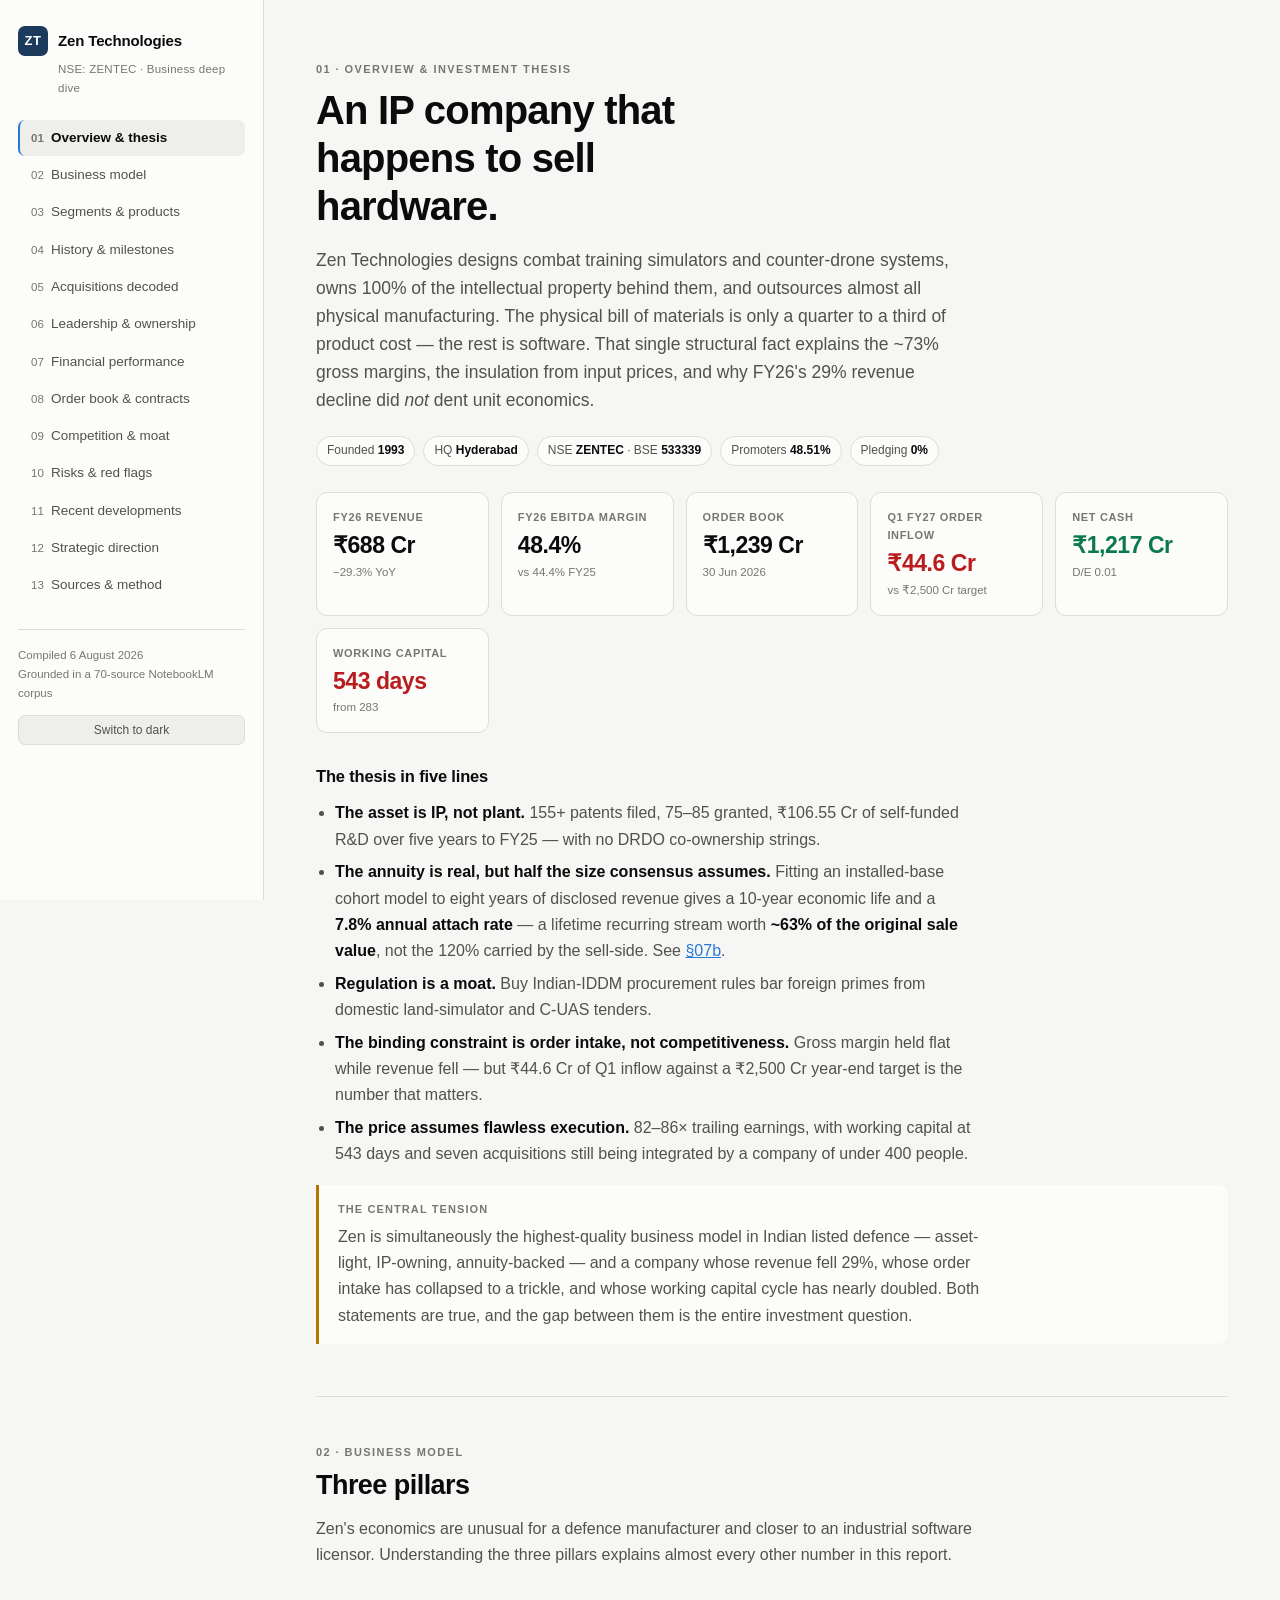
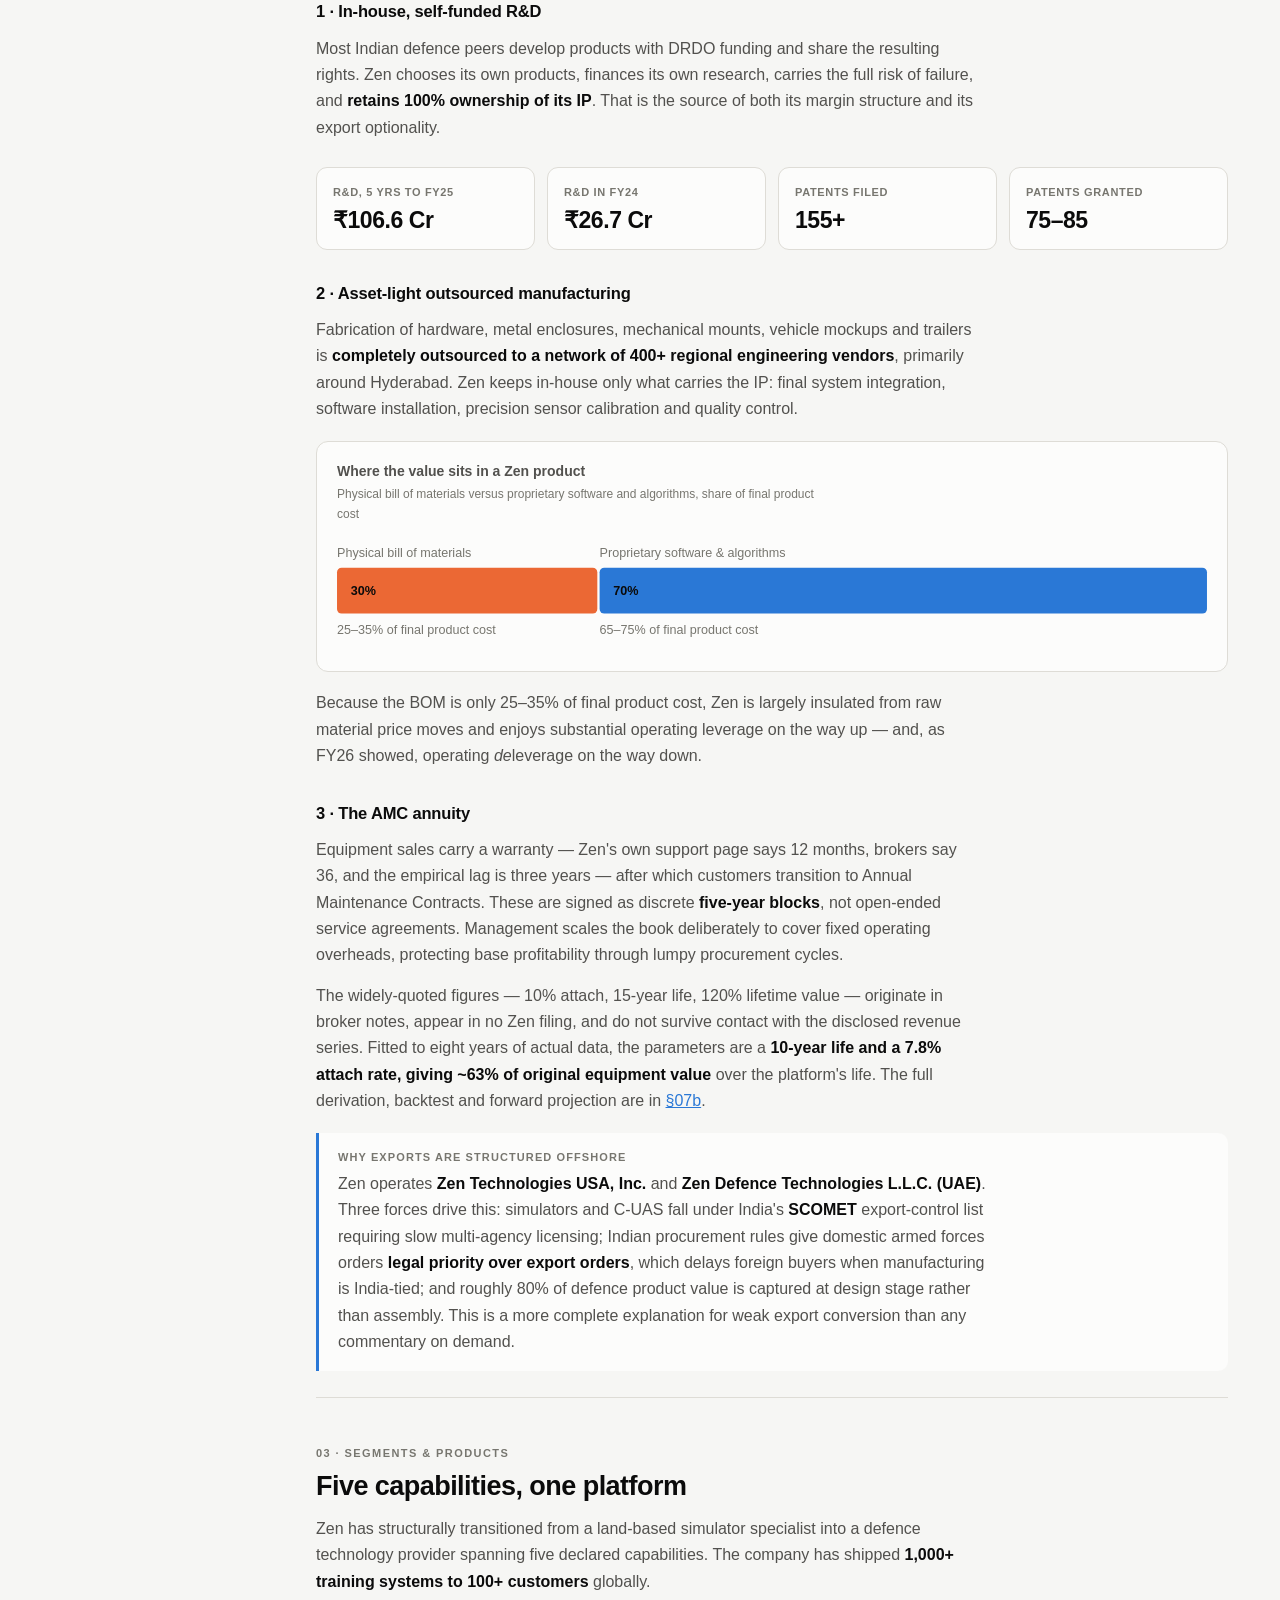
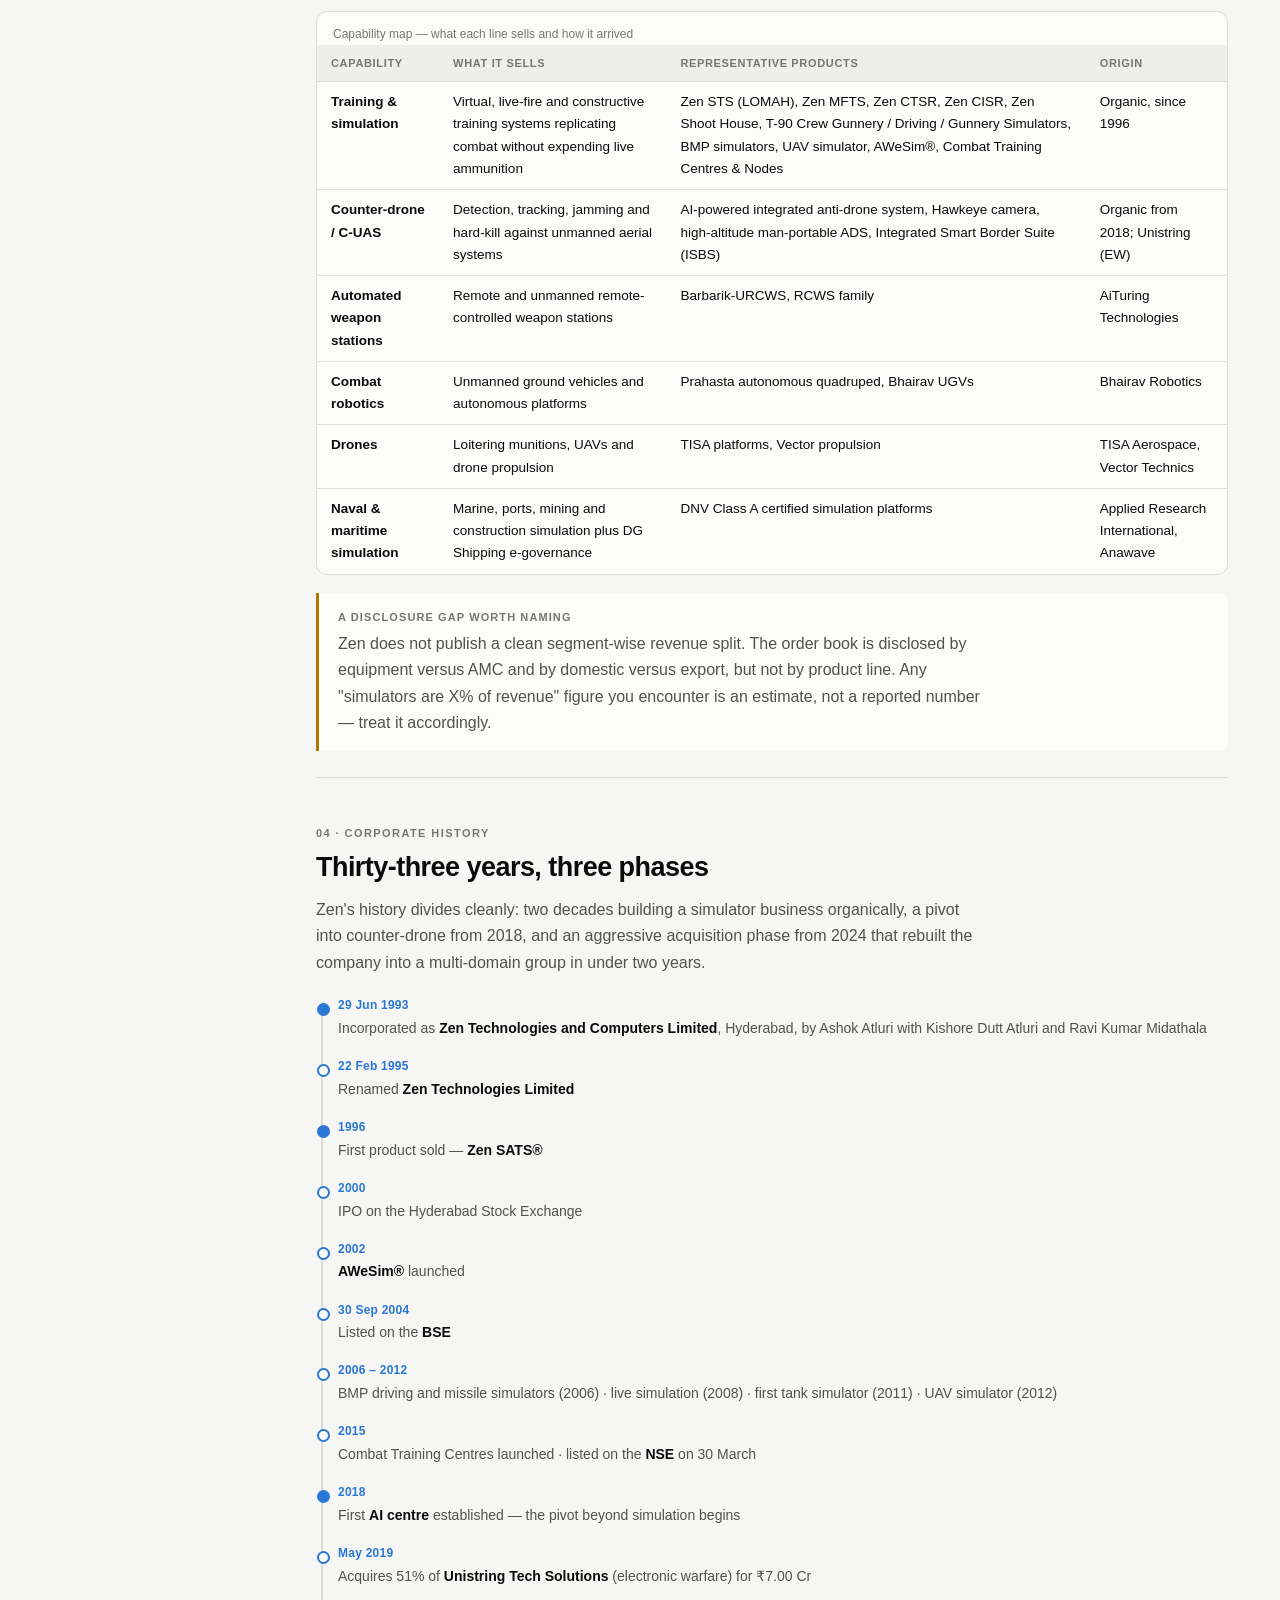
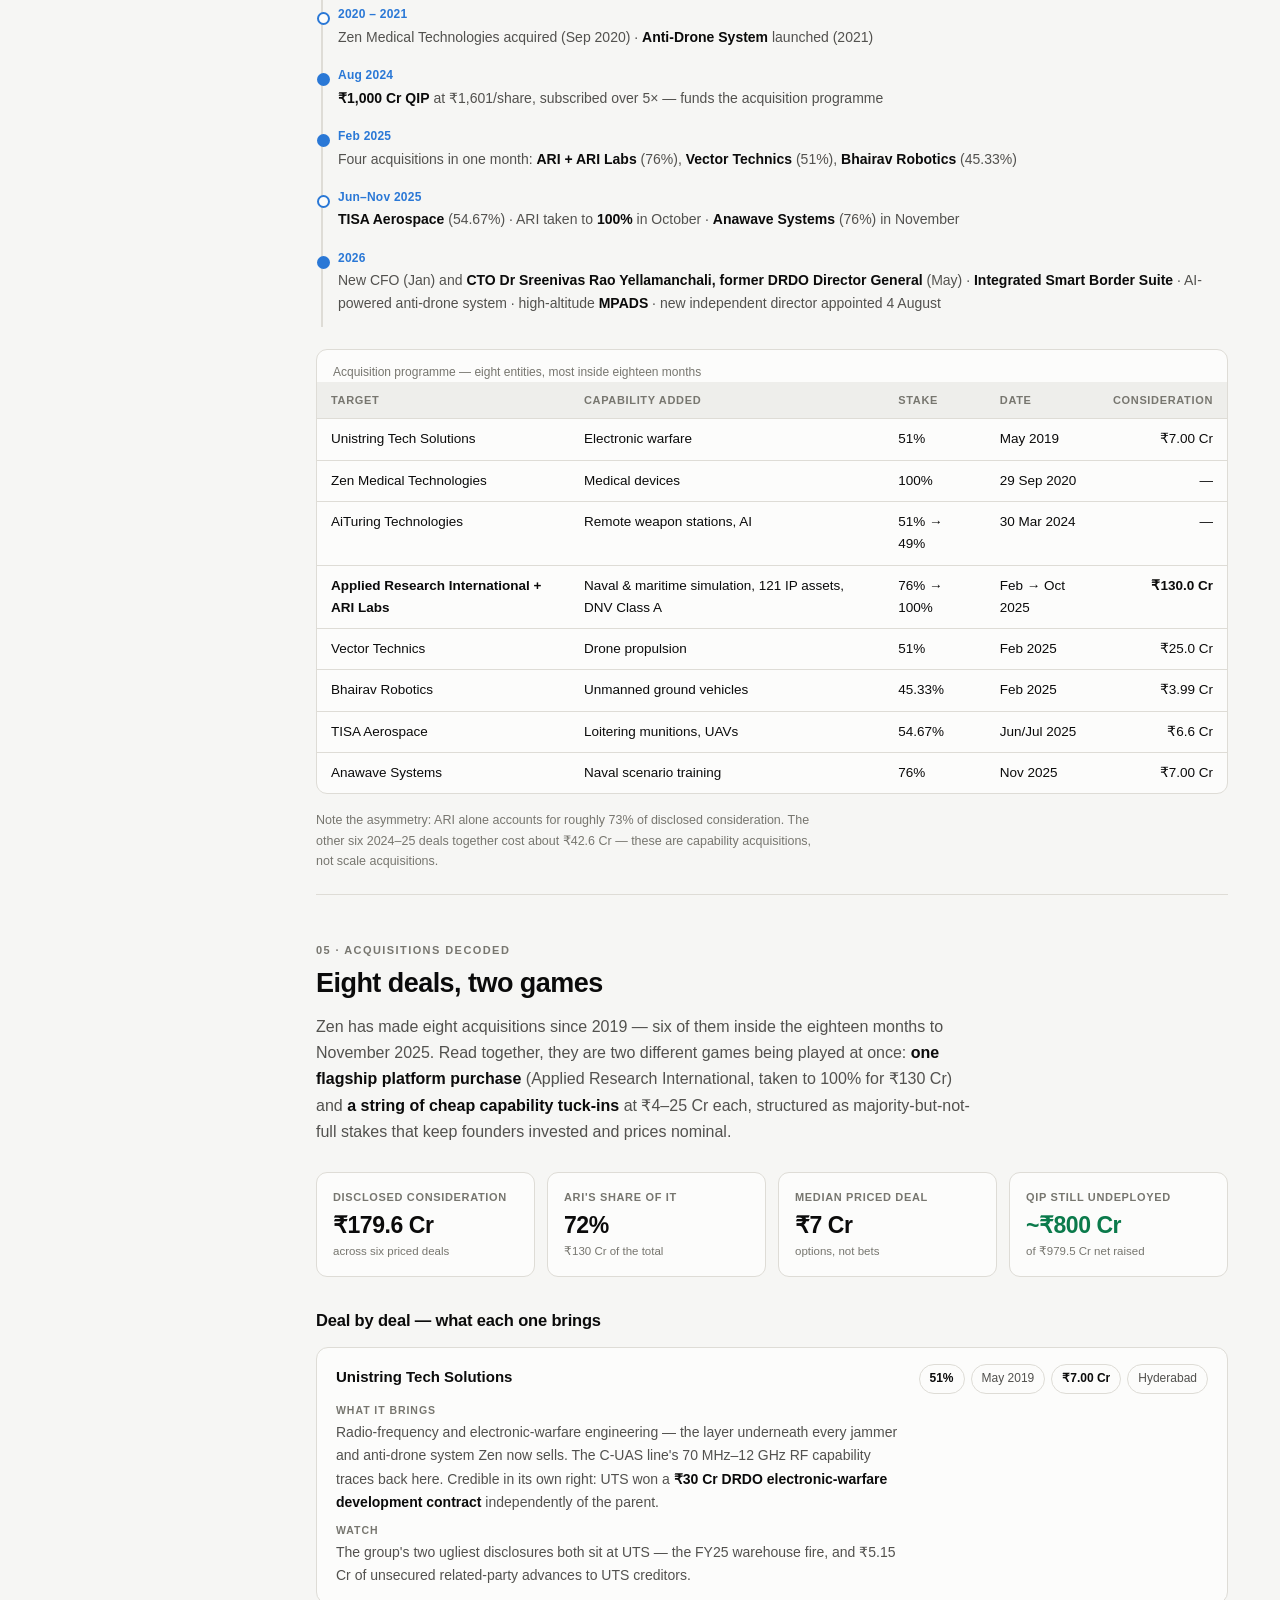
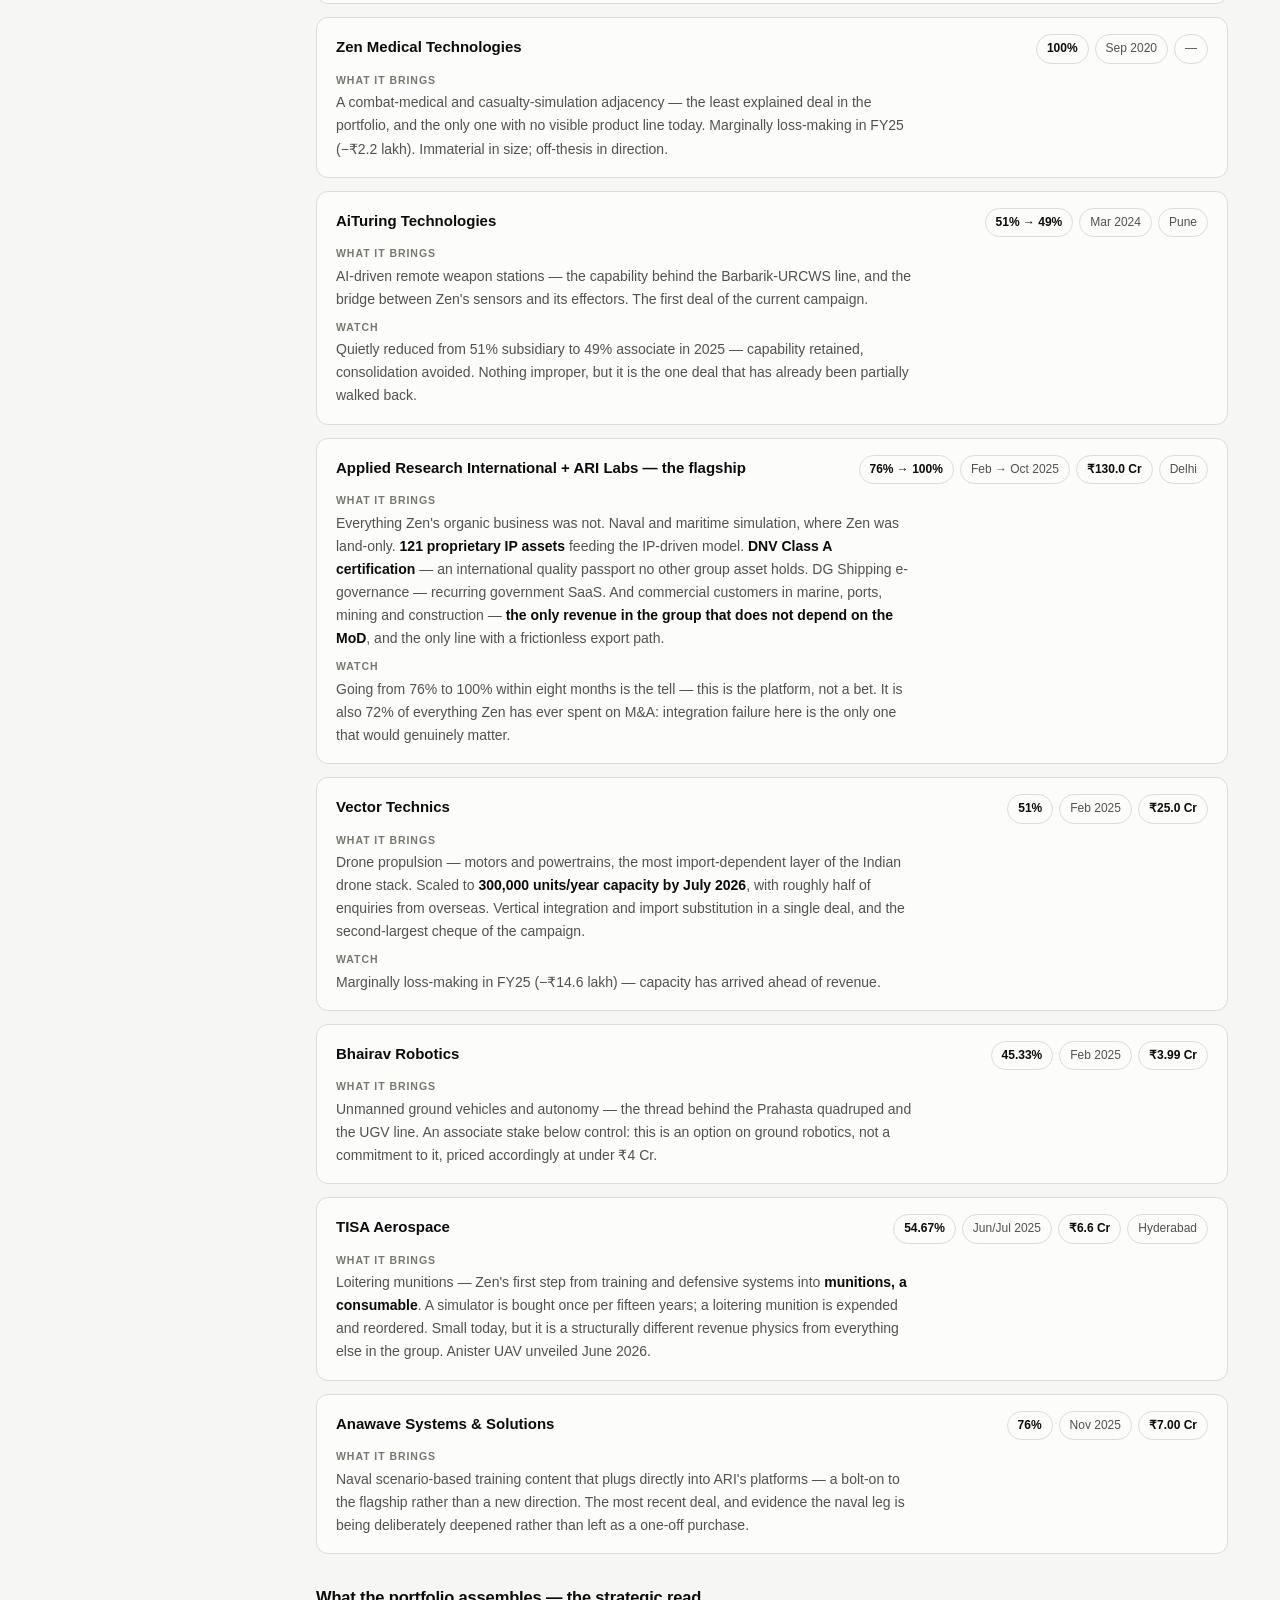
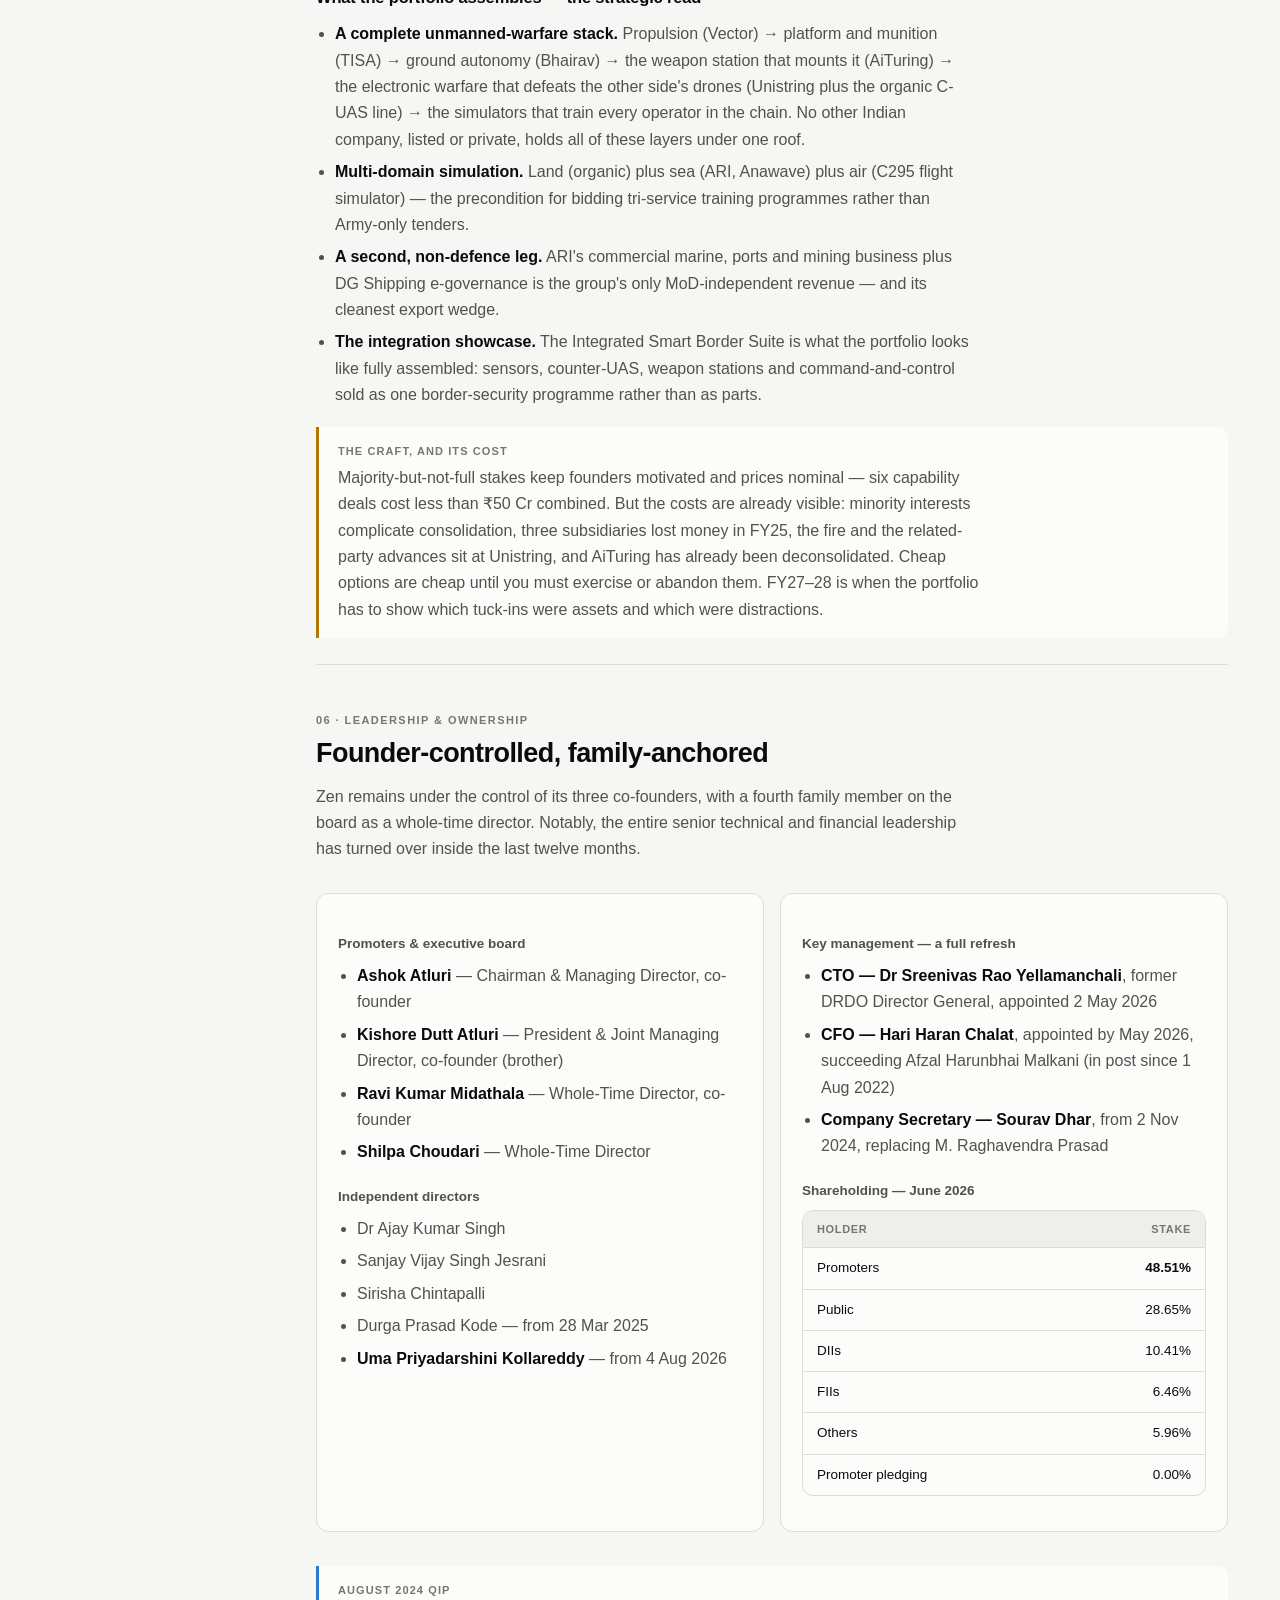
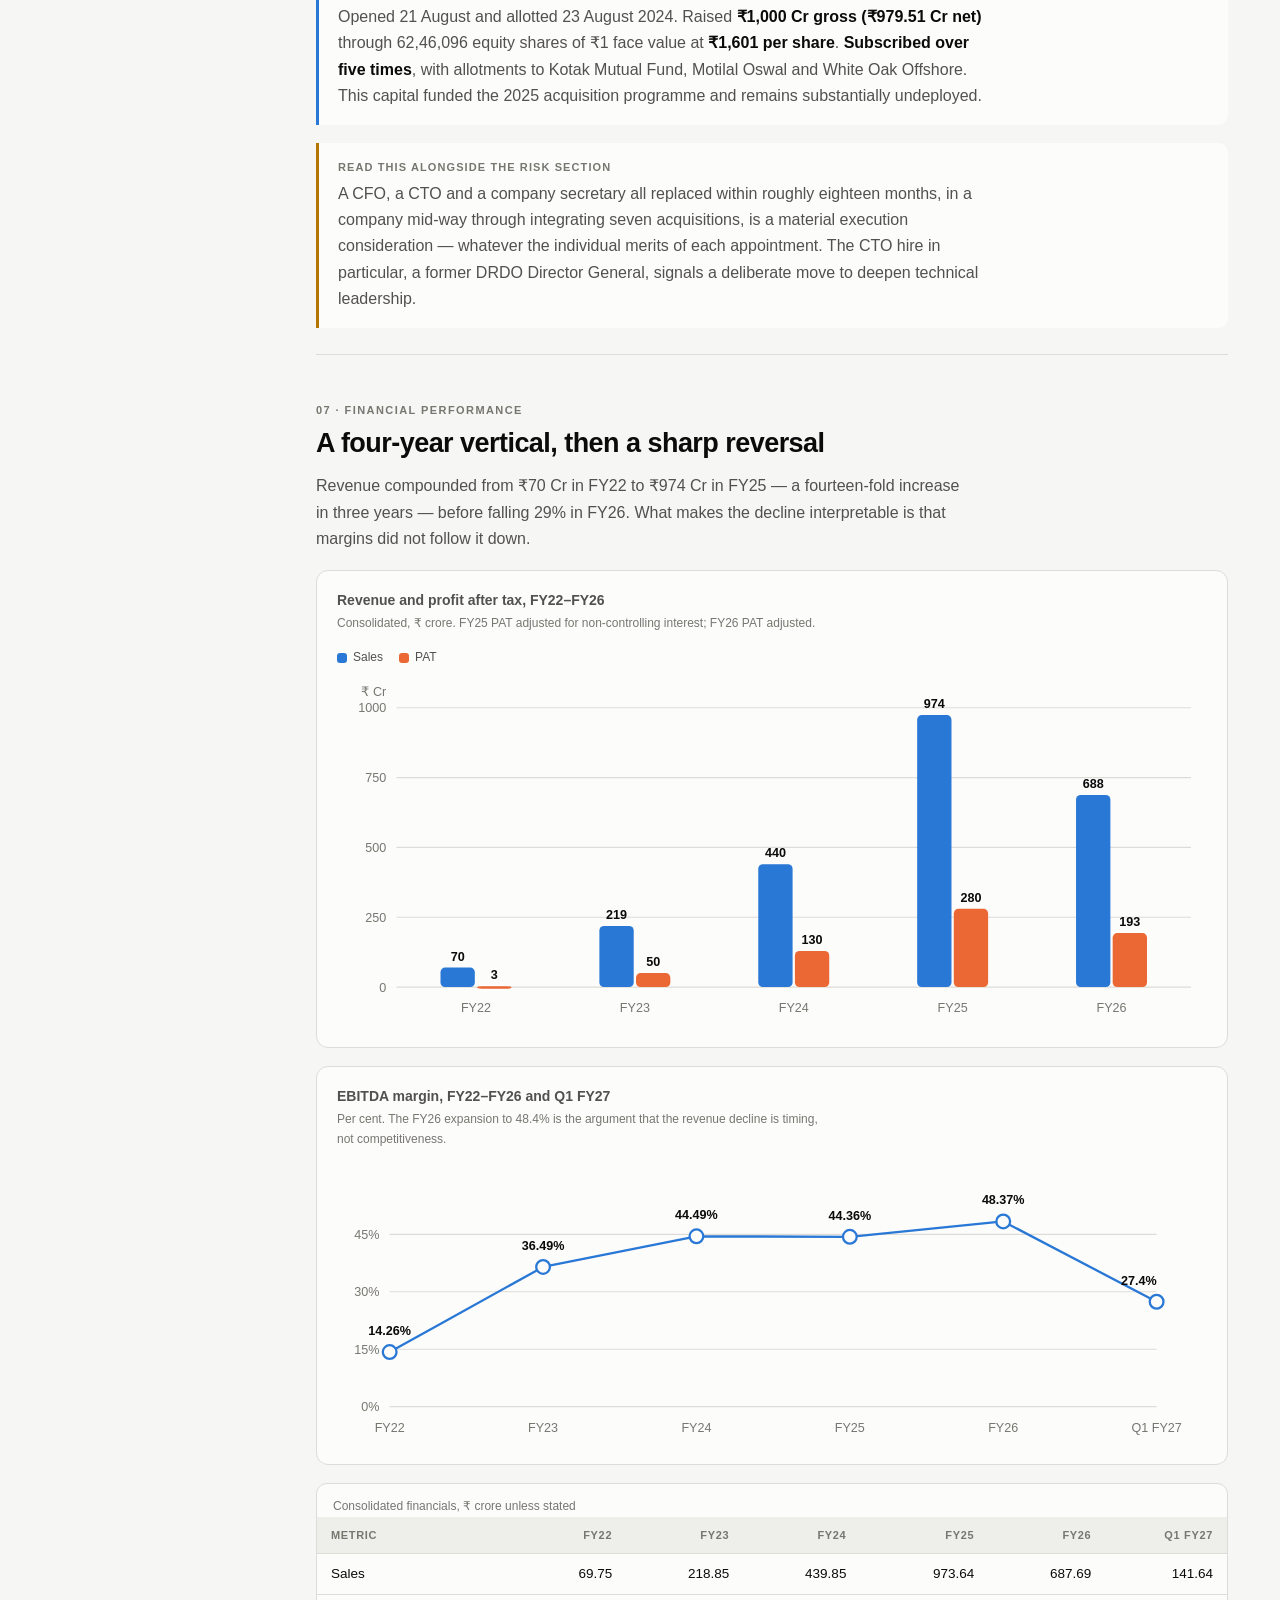
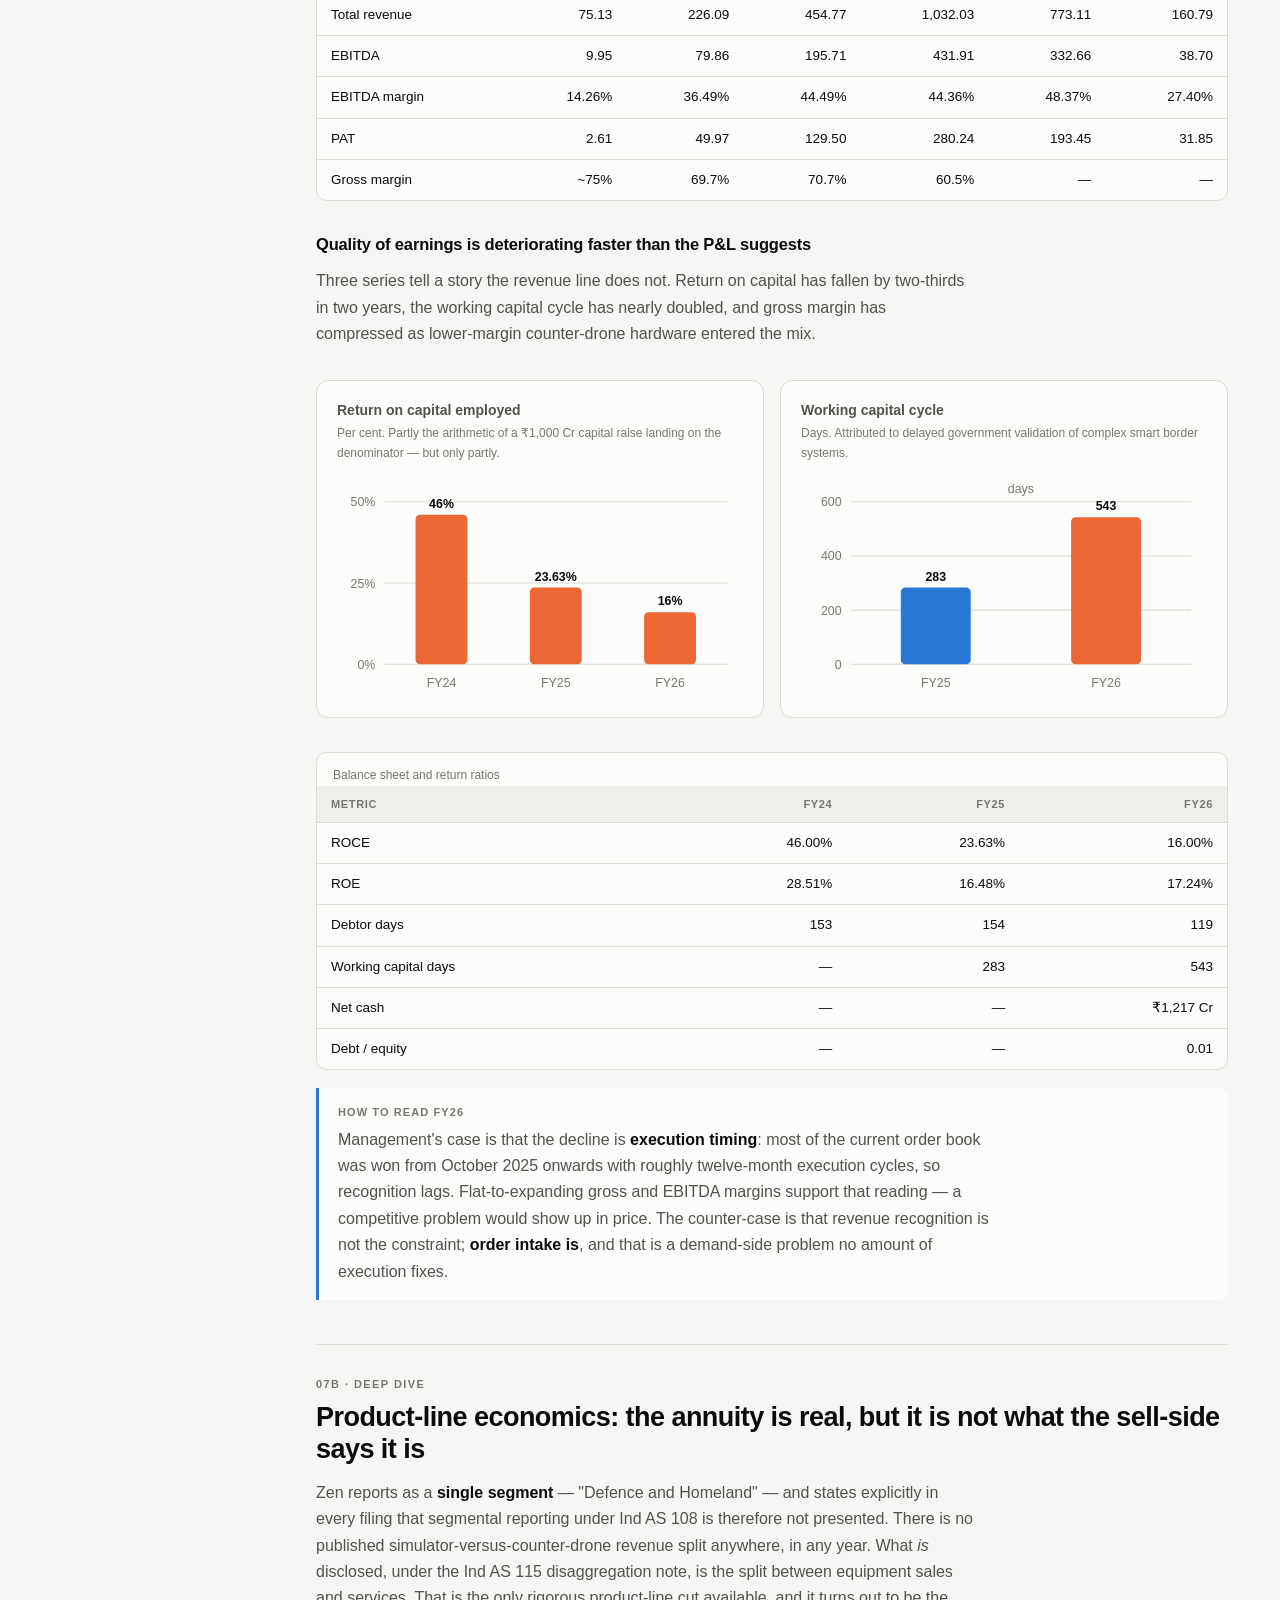
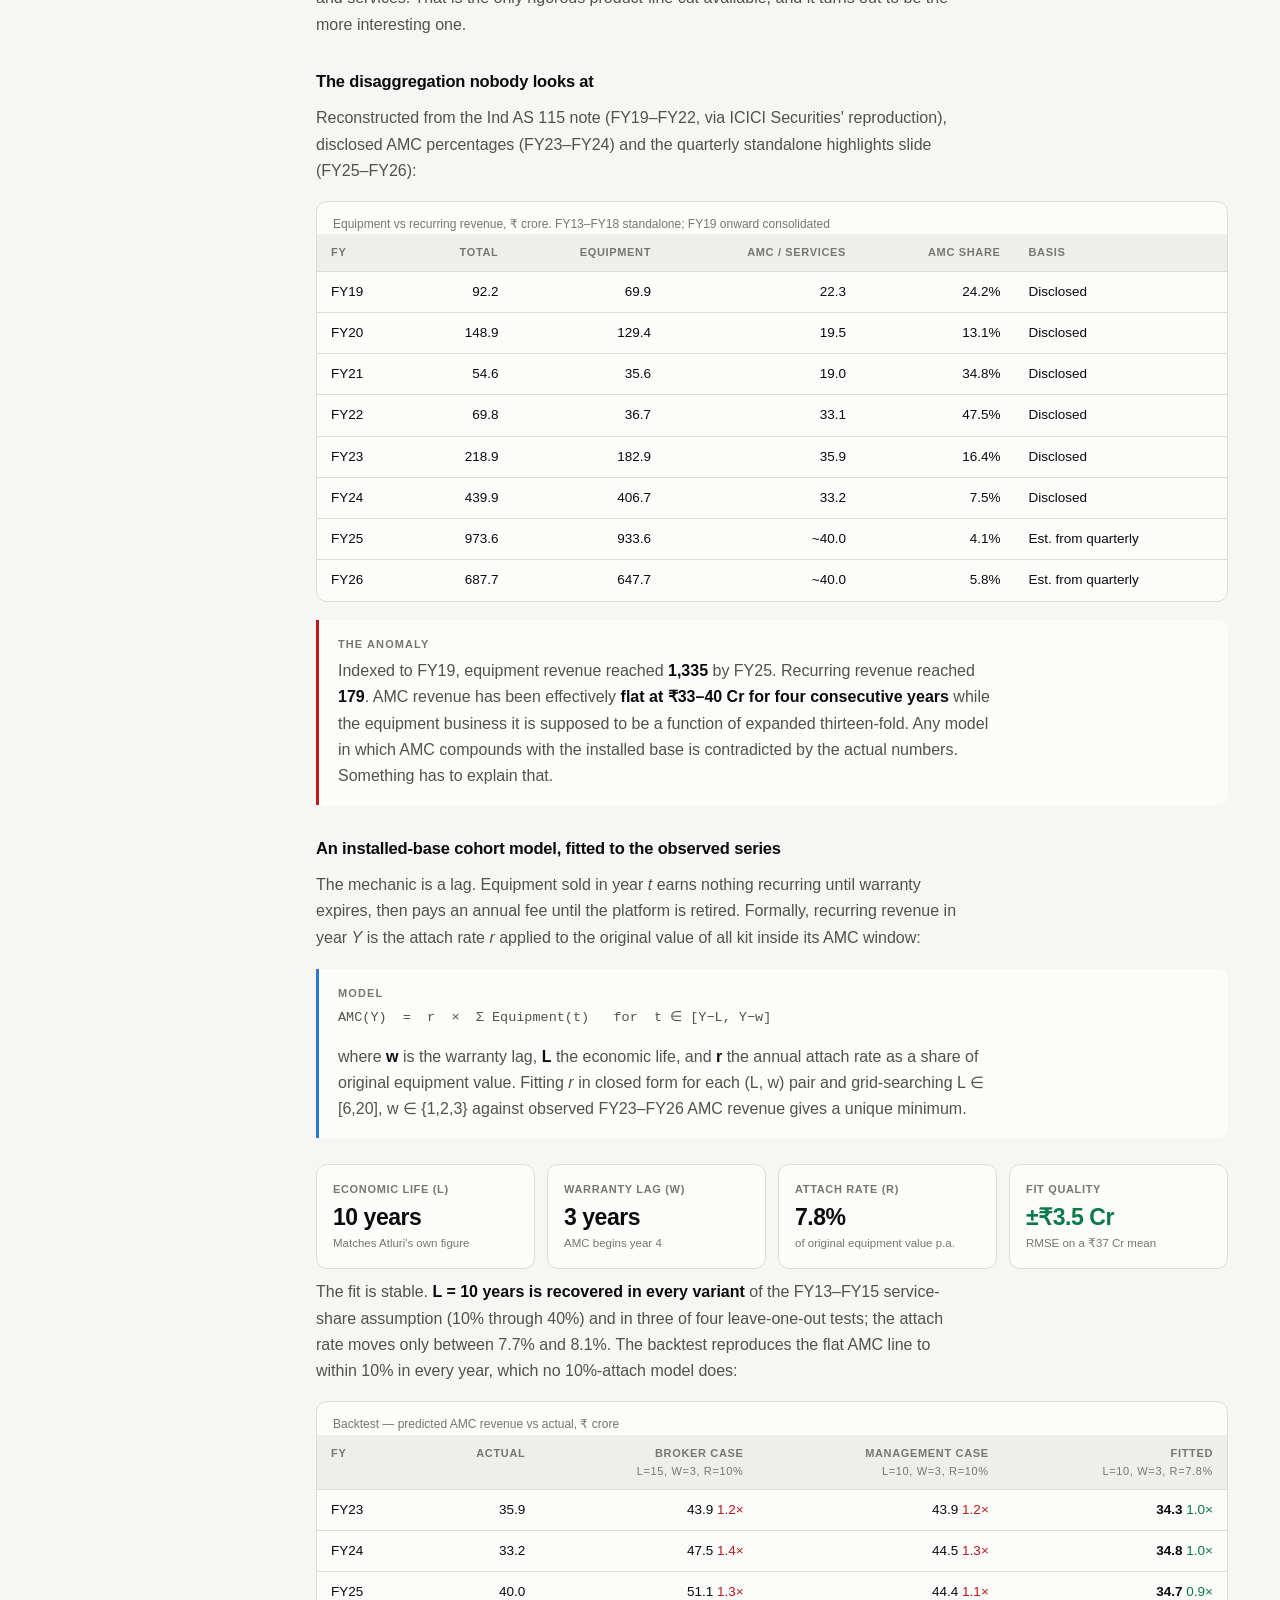
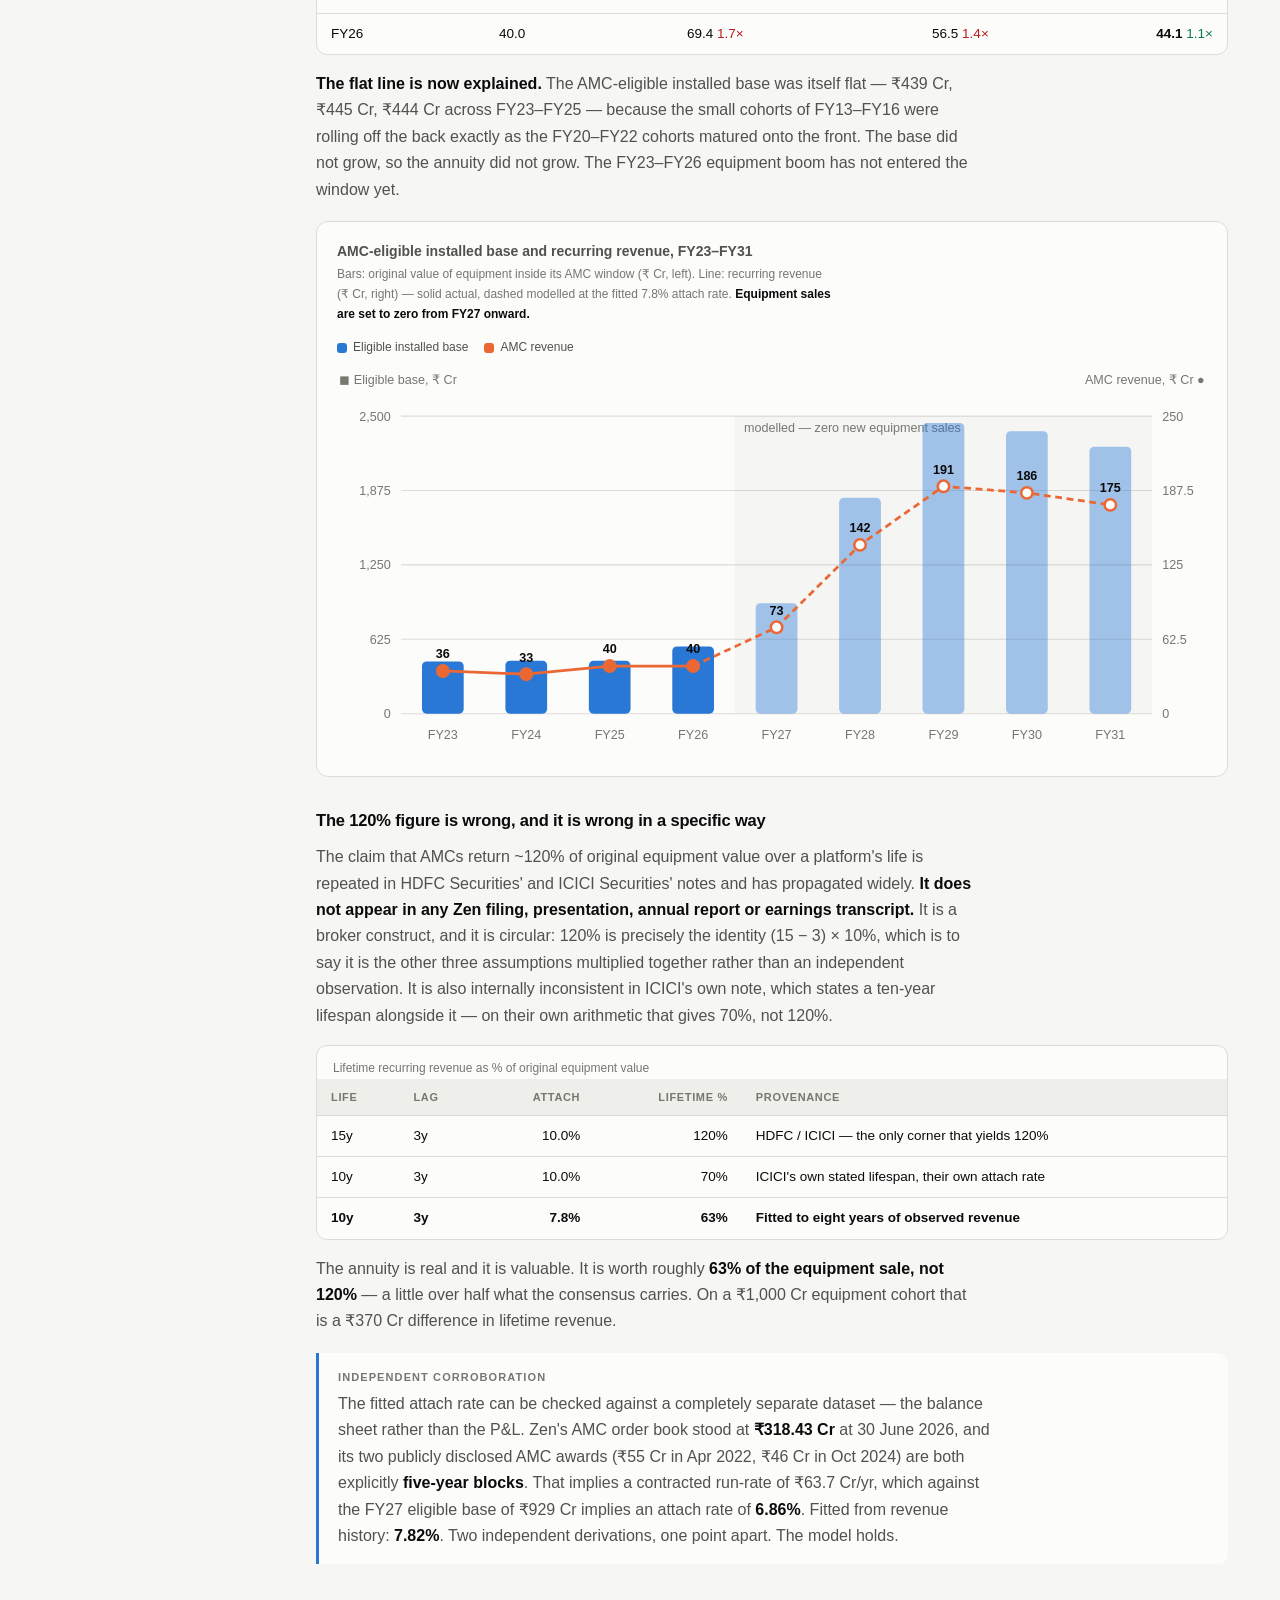
<file: reports/zen-technologies/index.html>
<!DOCTYPE html>
<html lang="en" data-theme="light">
<head>
<meta charset="utf-8">
<meta name="viewport" content="width=device-width, initial-scale=1">
<title>Zen Technologies — Business Deep Dive</title>
<link rel="stylesheet" href="assets/report.css">
</head>
<body>
<div class="tip" id="tip"></div>
<div class="layout">

<aside class="sidebar">
  <div class="brand">
    <div class="brand-mark">ZT</div>
    <h1>Zen Technologies</h1>
  </div>
  <p class="brand-sub">NSE: ZENTEC · Business deep dive</p>
  <nav class="nav" id="nav">
    <a href="#overview"><span class="nav-num">01</span>Overview &amp; thesis</a>
    <a href="#model"><span class="nav-num">02</span>Business model</a>
    <a href="#segments"><span class="nav-num">03</span>Segments &amp; products</a>
    <a href="#history"><span class="nav-num">04</span>History &amp; milestones</a>
    <a href="#acquisitions"><span class="nav-num">05</span>Acquisitions decoded</a>
    <a href="#leadership"><span class="nav-num">06</span>Leadership &amp; ownership</a>
    <a href="#financials"><span class="nav-num">07</span>Financial performance</a>
    <a href="#orderbook"><span class="nav-num">08</span>Order book &amp; contracts</a>
    <a href="#competition"><span class="nav-num">09</span>Competition &amp; moat</a>
    <a href="#risks"><span class="nav-num">10</span>Risks &amp; red flags</a>
    <a href="#recent"><span class="nav-num">11</span>Recent developments</a>
    <a href="#strategy"><span class="nav-num">12</span>Strategic direction</a>
    <a href="#sources"><span class="nav-num">13</span>Sources &amp; method</a>
  </nav>
  <div class="side-foot">
    Compiled 6 August 2026<br>Grounded in a 70-source NotebookLM corpus
    <button class="themebtn" id="themebtn">Switch to dark</button>
  </div>
</aside>

<main>
<div class="inner">

<!-- 01 -->
<section id="overview" class="hero">
  <p class="eyebrow">01 · Overview &amp; investment thesis</p>
  <h2>An IP company that happens to sell hardware.</h2>
  <p class="lede">
    Zen Technologies designs combat training simulators and counter-drone systems, owns 100% of the
    intellectual property behind them, and outsources almost all physical manufacturing. The physical
    bill of materials is only a quarter to a third of product cost — the rest is software. That single
    structural fact explains the ~73% gross margins, the insulation from input prices, and why FY26's
    29% revenue decline did <em>not</em> dent unit economics.
  </p>
  <div class="tickerline">
    <span class="chip">Founded <b>1993</b></span>
    <span class="chip">HQ <b>Hyderabad</b></span>
    <span class="chip">NSE <b>ZENTEC</b> · BSE <b>533339</b></span>
    <span class="chip">Promoters <b>48.51%</b></span>
    <span class="chip">Pledging <b>0%</b></span>
  </div>

  <div class="stats">
    <div class="stat"><div class="k">FY26 revenue</div><div class="v">₹688 Cr</div><div class="d">−29.3% YoY</div></div>
    <div class="stat"><div class="k">FY26 EBITDA margin</div><div class="v">48.4%</div><div class="d">vs 44.4% FY25</div></div>
    <div class="stat"><div class="k">Order book</div><div class="v">₹1,239 Cr</div><div class="d">30 Jun 2026</div></div>
    <div class="stat neg"><div class="k">Q1 FY27 order inflow</div><div class="v">₹44.6 Cr</div><div class="d">vs ₹2,500 Cr target</div></div>
    <div class="stat pos"><div class="k">Net cash</div><div class="v">₹1,217 Cr</div><div class="d">D/E 0.01</div></div>
    <div class="stat neg"><div class="k">Working capital</div><div class="v">543 days</div><div class="d">from 283</div></div>
  </div>

  <h3>The thesis in five lines</h3>
  <ul class="tight">
    <li><strong>The asset is IP, not plant.</strong> 155+ patents filed, 75–85 granted, ₹106.55 Cr of self-funded R&amp;D over five years to FY25 — with no DRDO co-ownership strings.</li>
    <li><strong>The annuity is real, but half the size consensus assumes.</strong> Fitting an installed-base cohort model to eight years of disclosed revenue gives a 10-year economic life and a <strong>7.8% annual attach rate</strong> — a lifetime recurring stream worth <strong>~63% of the original sale value</strong>, not the 120% carried by the sell-side. See <a href="#financials">§07b</a>.</li>
    <li><strong>Regulation is a moat.</strong> Buy Indian-IDDM procurement rules bar foreign primes from domestic land-simulator and C-UAS tenders.</li>
    <li><strong>The binding constraint is order intake, not competitiveness.</strong> Gross margin held flat while revenue fell — but ₹44.6 Cr of Q1 inflow against a ₹2,500 Cr year-end target is the number that matters.</li>
    <li><strong>The price assumes flawless execution.</strong> 82–86× trailing earnings, with working capital at 543 days and seven acquisitions still being integrated by a company of under 400 people.</li>
  </ul>

  <div class="callout warn">
    <div class="lbl">The central tension</div>
    <p>Zen is simultaneously the highest-quality business model in Indian listed defence — asset-light, IP-owning, annuity-backed — and a company whose revenue fell 29%, whose order intake has collapsed to a trickle, and whose working capital cycle has nearly doubled. Both statements are true, and the gap between them is the entire investment question.</p>
  </div>
</section>

<!-- 02 -->
<section id="model">
  <p class="eyebrow">02 · Business model</p>
  <h2>Three pillars</h2>
  <p>Zen's economics are unusual for a defence manufacturer and closer to an industrial software licensor. Understanding the three pillars explains almost every other number in this report.</p>

  <h3>1 · In-house, self-funded R&amp;D</h3>
  <p>Most Indian defence peers develop products with DRDO funding and share the resulting rights. Zen chooses its own products, finances its own research, carries the full risk of failure, and <strong>retains 100% ownership of its IP</strong>. That is the source of both its margin structure and its export optionality.</p>
  <div class="stats">
    <div class="stat"><div class="k">R&amp;D, 5 yrs to FY25</div><div class="v">₹106.6 Cr</div></div>
    <div class="stat"><div class="k">R&amp;D in FY24</div><div class="v">₹26.7 Cr</div></div>
    <div class="stat"><div class="k">Patents filed</div><div class="v">155+</div></div>
    <div class="stat"><div class="k">Patents granted</div><div class="v">75–85</div></div>
  </div>

  <h3>2 · Asset-light outsourced manufacturing</h3>
  <p>Fabrication of hardware, metal enclosures, mechanical mounts, vehicle mockups and trailers is <strong>completely outsourced to a network of 400+ regional engineering vendors</strong>, primarily around Hyderabad. Zen keeps in-house only what carries the IP: final system integration, software installation, precision sensor calibration and quality control.</p>
  <div class="figure">
    <p class="figtitle">Where the value sits in a Zen product</p>
    <p class="figsub">Physical bill of materials versus proprietary software and algorithms, share of final product cost</p>
    <div id="chart-bom"></div>
  </div>
  <p>Because the BOM is only 25–35% of final product cost, Zen is largely insulated from raw material price moves and enjoys substantial operating leverage on the way up — and, as FY26 showed, operating <em>de</em>leverage on the way down.</p>

  <h3>3 · The AMC annuity</h3>
  <p>Equipment sales carry a warranty — Zen's own support page says 12 months, brokers say 36, and the empirical lag is three years — after which customers transition to Annual Maintenance Contracts. These are signed as discrete <strong>five-year blocks</strong>, not open-ended service agreements. Management scales the book deliberately to cover fixed operating overheads, protecting base profitability through lumpy procurement cycles.</p>
  <p>The widely-quoted figures — 10% attach, 15-year life, 120% lifetime value — originate in broker notes, appear in no Zen filing, and do not survive contact with the disclosed revenue series. Fitted to eight years of actual data, the parameters are a <strong>10-year life and a 7.8% attach rate, giving ~63% of original equipment value</strong> over the platform's life. The full derivation, backtest and forward projection are in <a href="#financials">§07b</a>.</p>

  <div class="callout">
    <div class="lbl">Why exports are structured offshore</div>
    <p>Zen operates <strong>Zen Technologies USA, Inc.</strong> and <strong>Zen Defence Technologies L.L.C. (UAE)</strong>. Three forces drive this: simulators and C-UAS fall under India's <strong>SCOMET</strong> export-control list requiring slow multi-agency licensing; Indian procurement rules give domestic armed forces orders <strong>legal priority over export orders</strong>, which delays foreign buyers when manufacturing is India-tied; and roughly 80% of defence product value is captured at design stage rather than assembly. This is a more complete explanation for weak export conversion than any commentary on demand.</p>
  </div>
</section>

<!-- 03 -->
<section id="segments">
  <p class="eyebrow">03 · Segments &amp; products</p>
  <h2>Five capabilities, one platform</h2>
  <p>Zen has structurally transitioned from a land-based simulator specialist into a defence technology provider spanning five declared capabilities. The company has shipped <strong>1,000+ training systems to 100+ customers</strong> globally.</p>

  <div class="twrap">
    <table>
      <caption>Capability map — what each line sells and how it arrived</caption>
      <thead><tr><th>Capability</th><th>What it sells</th><th>Representative products</th><th>Origin</th></tr></thead>
      <tbody>
        <tr><td><strong>Training &amp; simulation</strong></td><td>Virtual, live-fire and constructive training systems replicating combat without expending live ammunition</td><td>Zen STS (LOMAH), Zen MFTS, Zen CTSR, Zen CISR, Zen Shoot House, T-90 Crew Gunnery / Driving / Gunnery Simulators, BMP simulators, UAV simulator, AWeSim®, Combat Training Centres &amp; Nodes</td><td>Organic, since 1996</td></tr>
        <tr><td><strong>Counter-drone / C-UAS</strong></td><td>Detection, tracking, jamming and hard-kill against unmanned aerial systems</td><td>AI-powered integrated anti-drone system, Hawkeye camera, high-altitude man-portable ADS, Integrated Smart Border Suite (ISBS)</td><td>Organic from 2018; Unistring (EW)</td></tr>
        <tr><td><strong>Automated weapon stations</strong></td><td>Remote and unmanned remote-controlled weapon stations</td><td>Barbarik-URCWS, RCWS family</td><td>AiTuring Technologies</td></tr>
        <tr><td><strong>Combat robotics</strong></td><td>Unmanned ground vehicles and autonomous platforms</td><td>Prahasta autonomous quadruped, Bhairav UGVs</td><td>Bhairav Robotics</td></tr>
        <tr><td><strong>Drones</strong></td><td>Loitering munitions, UAVs and drone propulsion</td><td>TISA platforms, Vector propulsion</td><td>TISA Aerospace, Vector Technics</td></tr>
        <tr><td><strong>Naval &amp; maritime simulation</strong></td><td>Marine, ports, mining and construction simulation plus DG Shipping e-governance</td><td>DNV Class A certified simulation platforms</td><td>Applied Research International, Anawave</td></tr>
      </tbody>
    </table>
  </div>

  <div class="callout warn">
    <div class="lbl">A disclosure gap worth naming</div>
    <p>Zen does not publish a clean segment-wise revenue split. The order book is disclosed by equipment versus AMC and by domestic versus export, but not by product line. Any "simulators are X% of revenue" figure you encounter is an estimate, not a reported number — treat it accordingly.</p>
  </div>
</section>

<!-- 04 -->
<section id="history">
  <p class="eyebrow">04 · Corporate history</p>
  <h2>Thirty-three years, three phases</h2>
  <p>Zen's history divides cleanly: two decades building a simulator business organically, a pivot into counter-drone from 2018, and an aggressive acquisition phase from 2024 that rebuilt the company into a multi-domain group in under two years.</p>

  <div class="tl">
    <div class="tl-item major"><div class="tl-y">29 Jun 1993</div><div class="tl-t">Incorporated as <b>Zen Technologies and Computers Limited</b>, Hyderabad, by Ashok Atluri with Kishore Dutt Atluri and Ravi Kumar Midathala</div></div>
    <div class="tl-item"><div class="tl-y">22 Feb 1995</div><div class="tl-t">Renamed <b>Zen Technologies Limited</b></div></div>
    <div class="tl-item major"><div class="tl-y">1996</div><div class="tl-t">First product sold — <b>Zen SATS®</b></div></div>
    <div class="tl-item"><div class="tl-y">2000</div><div class="tl-t">IPO on the Hyderabad Stock Exchange</div></div>
    <div class="tl-item"><div class="tl-y">2002</div><div class="tl-t"><b>AWeSim®</b> launched</div></div>
    <div class="tl-item"><div class="tl-y">30 Sep 2004</div><div class="tl-t">Listed on the <b>BSE</b></div></div>
    <div class="tl-item"><div class="tl-y">2006 – 2012</div><div class="tl-t">BMP driving and missile simulators (2006) · live simulation (2008) · first tank simulator (2011) · UAV simulator (2012)</div></div>
    <div class="tl-item"><div class="tl-y">2015</div><div class="tl-t">Combat Training Centres launched · listed on the <b>NSE</b> on 30 March</div></div>
    <div class="tl-item major"><div class="tl-y">2018</div><div class="tl-t">First <b>AI centre</b> established — the pivot beyond simulation begins</div></div>
    <div class="tl-item"><div class="tl-y">May 2019</div><div class="tl-t">Acquires 51% of <b>Unistring Tech Solutions</b> (electronic warfare) for ₹7.00 Cr</div></div>
    <div class="tl-item"><div class="tl-y">2020 – 2021</div><div class="tl-t">Zen Medical Technologies acquired (Sep 2020) · <b>Anti-Drone System</b> launched (2021)</div></div>
    <div class="tl-item major"><div class="tl-y">Aug 2024</div><div class="tl-t"><b>₹1,000 Cr QIP</b> at ₹1,601/share, subscribed over 5× — funds the acquisition programme</div></div>
    <div class="tl-item major"><div class="tl-y">Feb 2025</div><div class="tl-t">Four acquisitions in one month: <b>ARI + ARI Labs</b> (76%), <b>Vector Technics</b> (51%), <b>Bhairav Robotics</b> (45.33%)</div></div>
    <div class="tl-item"><div class="tl-y">Jun–Nov 2025</div><div class="tl-t"><b>TISA Aerospace</b> (54.67%) · ARI taken to <b>100%</b> in October · <b>Anawave Systems</b> (76%) in November</div></div>
    <div class="tl-item major"><div class="tl-y">2026</div><div class="tl-t">New CFO (Jan) and <b>CTO Dr Sreenivas Rao Yellamanchali, former DRDO Director General</b> (May) · <b>Integrated Smart Border Suite</b> · AI-powered anti-drone system · high-altitude <b>MPADS</b> · new independent director appointed 4 August</div></div>
  </div>

  <div class="twrap">
    <table>
      <caption>Acquisition programme — eight entities, most inside eighteen months</caption>
      <thead><tr><th>Target</th><th>Capability added</th><th>Stake</th><th>Date</th><th class="n">Consideration</th></tr></thead>
      <tbody>
        <tr><td>Unistring Tech Solutions</td><td>Electronic warfare</td><td>51%</td><td>May 2019</td><td class="n">₹7.00 Cr</td></tr>
        <tr><td>Zen Medical Technologies</td><td>Medical devices</td><td>100%</td><td>29 Sep 2020</td><td class="n">—</td></tr>
        <tr><td>AiTuring Technologies</td><td>Remote weapon stations, AI</td><td>51% → 49%</td><td>30 Mar 2024</td><td class="n">—</td></tr>
        <tr><td><strong>Applied Research International + ARI Labs</strong></td><td>Naval &amp; maritime simulation, 121 IP assets, DNV Class A</td><td>76% → 100%</td><td>Feb → Oct 2025</td><td class="n"><strong>₹130.0 Cr</strong></td></tr>
        <tr><td>Vector Technics</td><td>Drone propulsion</td><td>51%</td><td>Feb 2025</td><td class="n">₹25.0 Cr</td></tr>
        <tr><td>Bhairav Robotics</td><td>Unmanned ground vehicles</td><td>45.33%</td><td>Feb 2025</td><td class="n">₹3.99 Cr</td></tr>
        <tr><td>TISA Aerospace</td><td>Loitering munitions, UAVs</td><td>54.67%</td><td>Jun/Jul 2025</td><td class="n">₹6.6 Cr</td></tr>
        <tr><td>Anawave Systems</td><td>Naval scenario training</td><td>76%</td><td>Nov 2025</td><td class="n">₹7.00 Cr</td></tr>
      </tbody>
    </table>
  </div>
  <p class="src">Note the asymmetry: ARI alone accounts for roughly 73% of disclosed consideration. The other six 2024–25 deals together cost about ₹42.6 Cr — these are capability acquisitions, not scale acquisitions.</p>
</section>

<!-- 05acq -->
<section id="acquisitions">
  <p class="eyebrow">05 · Acquisitions decoded</p>
  <h2>Eight deals, two games</h2>
  <p>Zen has made eight acquisitions since 2019 — six of them inside the eighteen months to November 2025. Read together, they are two different games being played at once: <strong>one flagship platform purchase</strong> (Applied Research International, taken to 100% for ₹130 Cr) and <strong>a string of cheap capability tuck-ins</strong> at ₹4–25 Cr each, structured as majority-but-not-full stakes that keep founders invested and prices nominal.</p>

  <div class="stats">
    <div class="stat"><div class="k">Disclosed consideration</div><div class="v">₹179.6 Cr</div><div class="d">across six priced deals</div></div>
    <div class="stat"><div class="k">ARI's share of it</div><div class="v">72%</div><div class="d">₹130 Cr of the total</div></div>
    <div class="stat"><div class="k">Median priced deal</div><div class="v">₹7 Cr</div><div class="d">options, not bets</div></div>
    <div class="stat pos"><div class="k">QIP still undeployed</div><div class="v">~₹800 Cr</div><div class="d">of ₹979.5 Cr net raised</div></div>
  </div>

  <h3>Deal by deal — what each one brings</h3>

  <div class="acq">
    <div class="acq-head">
      <h4>Unistring Tech Solutions</h4>
      <div class="acq-meta"><span class="chip"><b>51%</b></span><span class="chip">May 2019</span><span class="chip"><b>₹7.00 Cr</b></span><span class="chip">Hyderabad</span></div>
    </div>
    <p><span class="wl">What it brings</span> Radio-frequency and electronic-warfare engineering — the layer underneath every jammer and anti-drone system Zen now sells. The C-UAS line's 70 MHz–12 GHz RF capability traces back here. Credible in its own right: UTS won a <strong>₹30 Cr DRDO electronic-warfare development contract</strong> independently of the parent.</p>
    <p><span class="wl">Watch</span> The group's two ugliest disclosures both sit at UTS — the FY25 warehouse fire, and ₹5.15 Cr of unsecured related-party advances to UTS creditors.</p>
  </div>

  <div class="acq">
    <div class="acq-head">
      <h4>Zen Medical Technologies</h4>
      <div class="acq-meta"><span class="chip"><b>100%</b></span><span class="chip">Sep 2020</span><span class="chip">—</span></div>
    </div>
    <p><span class="wl">What it brings</span> A combat-medical and casualty-simulation adjacency — the least explained deal in the portfolio, and the only one with no visible product line today. Marginally loss-making in FY25 (−₹2.2 lakh). Immaterial in size; off-thesis in direction.</p>
  </div>

  <div class="acq">
    <div class="acq-head">
      <h4>AiTuring Technologies</h4>
      <div class="acq-meta"><span class="chip"><b>51% → 49%</b></span><span class="chip">Mar 2024</span><span class="chip">Pune</span></div>
    </div>
    <p><span class="wl">What it brings</span> AI-driven remote weapon stations — the capability behind the Barbarik-URCWS line, and the bridge between Zen's sensors and its effectors. The first deal of the current campaign.</p>
    <p><span class="wl">Watch</span> Quietly reduced from 51% subsidiary to 49% associate in 2025 — capability retained, consolidation avoided. Nothing improper, but it is the one deal that has already been partially walked back.</p>
  </div>

  <div class="acq">
    <div class="acq-head">
      <h4>Applied Research International + ARI Labs — the flagship</h4>
      <div class="acq-meta"><span class="chip"><b>76% → 100%</b></span><span class="chip">Feb → Oct 2025</span><span class="chip"><b>₹130.0 Cr</b></span><span class="chip">Delhi</span></div>
    </div>
    <p><span class="wl">What it brings</span> Everything Zen's organic business was not. Naval and maritime simulation, where Zen was land-only. <strong>121 proprietary IP assets</strong> feeding the IP-driven model. <strong>DNV Class A certification</strong> — an international quality passport no other group asset holds. DG Shipping e-governance — recurring government SaaS. And commercial customers in marine, ports, mining and construction — <strong>the only revenue in the group that does not depend on the MoD</strong>, and the only line with a frictionless export path.</p>
    <p><span class="wl">Watch</span> Going from 76% to 100% within eight months is the tell — this is the platform, not a bet. It is also 72% of everything Zen has ever spent on M&amp;A: integration failure here is the only one that would genuinely matter.</p>
  </div>

  <div class="acq">
    <div class="acq-head">
      <h4>Vector Technics</h4>
      <div class="acq-meta"><span class="chip"><b>51%</b></span><span class="chip">Feb 2025</span><span class="chip"><b>₹25.0 Cr</b></span></div>
    </div>
    <p><span class="wl">What it brings</span> Drone propulsion — motors and powertrains, the most import-dependent layer of the Indian drone stack. Scaled to <strong>300,000 units/year capacity by July 2026</strong>, with roughly half of enquiries from overseas. Vertical integration and import substitution in a single deal, and the second-largest cheque of the campaign.</p>
    <p><span class="wl">Watch</span> Marginally loss-making in FY25 (−₹14.6 lakh) — capacity has arrived ahead of revenue.</p>
  </div>

  <div class="acq">
    <div class="acq-head">
      <h4>Bhairav Robotics</h4>
      <div class="acq-meta"><span class="chip"><b>45.33%</b></span><span class="chip">Feb 2025</span><span class="chip"><b>₹3.99 Cr</b></span></div>
    </div>
    <p><span class="wl">What it brings</span> Unmanned ground vehicles and autonomy — the thread behind the Prahasta quadruped and the UGV line. An associate stake below control: this is an option on ground robotics, not a commitment to it, priced accordingly at under ₹4 Cr.</p>
  </div>

  <div class="acq">
    <div class="acq-head">
      <h4>TISA Aerospace</h4>
      <div class="acq-meta"><span class="chip"><b>54.67%</b></span><span class="chip">Jun/Jul 2025</span><span class="chip"><b>₹6.6 Cr</b></span><span class="chip">Hyderabad</span></div>
    </div>
    <p><span class="wl">What it brings</span> Loitering munitions — Zen's first step from training and defensive systems into <strong>munitions, a consumable</strong>. A simulator is bought once per fifteen years; a loitering munition is expended and reordered. Small today, but it is a structurally different revenue physics from everything else in the group. Anister UAV unveiled June 2026.</p>
  </div>

  <div class="acq">
    <div class="acq-head">
      <h4>Anawave Systems &amp; Solutions</h4>
      <div class="acq-meta"><span class="chip"><b>76%</b></span><span class="chip">Nov 2025</span><span class="chip"><b>₹7.00 Cr</b></span></div>
    </div>
    <p><span class="wl">What it brings</span> Naval scenario-based training content that plugs directly into ARI's platforms — a bolt-on to the flagship rather than a new direction. The most recent deal, and evidence the naval leg is being deliberately deepened rather than left as a one-off purchase.</p>
  </div>

  <h3>What the portfolio assembles — the strategic read</h3>
  <ul class="tight">
    <li><strong>A complete unmanned-warfare stack.</strong> Propulsion (Vector) → platform and munition (TISA) → ground autonomy (Bhairav) → the weapon station that mounts it (AiTuring) → the electronic warfare that defeats the other side's drones (Unistring plus the organic C-UAS line) → the simulators that train every operator in the chain. No other Indian company, listed or private, holds all of these layers under one roof.</li>
    <li><strong>Multi-domain simulation.</strong> Land (organic) plus sea (ARI, Anawave) plus air (C295 flight simulator) — the precondition for bidding tri-service training programmes rather than Army-only tenders.</li>
    <li><strong>A second, non-defence leg.</strong> ARI's commercial marine, ports and mining business plus DG Shipping e-governance is the group's only MoD-independent revenue — and its cleanest export wedge.</li>
    <li><strong>The integration showcase.</strong> The Integrated Smart Border Suite is what the portfolio looks like fully assembled: sensors, counter-UAS, weapon stations and command-and-control sold as one border-security programme rather than as parts.</li>
  </ul>

  <div class="callout warn">
    <div class="lbl">The craft, and its cost</div>
    <p>Majority-but-not-full stakes keep founders motivated and prices nominal — six capability deals cost less than ₹50 Cr combined. But the costs are already visible: minority interests complicate consolidation, three subsidiaries lost money in FY25, the fire and the related-party advances sit at Unistring, and AiTuring has already been deconsolidated. Cheap options are cheap until you must exercise or abandon them. FY27–28 is when the portfolio has to show which tuck-ins were assets and which were distractions.</p>
  </div>
</section>

<!-- 05 -->
<section id="leadership">
  <p class="eyebrow">06 · Leadership &amp; ownership</p>
  <h2>Founder-controlled, family-anchored</h2>
  <p>Zen remains under the control of its three co-founders, with a fourth family member on the board as a whole-time director. Notably, the entire senior technical and financial leadership has turned over inside the last twelve months.</p>

  <div class="two">
    <div class="card">
      <h4>Promoters &amp; executive board</h4>
      <ul class="tight">
        <li><strong>Ashok Atluri</strong> — Chairman &amp; Managing Director, co-founder</li>
        <li><strong>Kishore Dutt Atluri</strong> — President &amp; Joint Managing Director, co-founder (brother)</li>
        <li><strong>Ravi Kumar Midathala</strong> — Whole-Time Director, co-founder</li>
        <li><strong>Shilpa Choudari</strong> — Whole-Time Director</li>
      </ul>
      <h4>Independent directors</h4>
      <ul class="tight">
        <li>Dr Ajay Kumar Singh</li>
        <li>Sanjay Vijay Singh Jesrani</li>
        <li>Sirisha Chintapalli</li>
        <li>Durga Prasad Kode — from 28 Mar 2025</li>
        <li><strong>Uma Priyadarshini Kollareddy</strong> — from 4 Aug 2026</li>
      </ul>
    </div>
    <div class="card">
      <h4>Key management — a full refresh</h4>
      <ul class="tight">
        <li><strong>CTO — Dr Sreenivas Rao Yellamanchali</strong>, former DRDO Director General, appointed 2 May 2026</li>
        <li><strong>CFO — Hari Haran Chalat</strong>, appointed by May 2026, succeeding Afzal Harunbhai Malkani (in post since 1 Aug 2022)</li>
        <li><strong>Company Secretary — Sourav Dhar</strong>, from 2 Nov 2024, replacing M. Raghavendra Prasad</li>
      </ul>
      <h4>Shareholding — June 2026</h4>
      <div class="twrap" style="margin-top:8px">
        <table>
          <thead><tr><th>Holder</th><th class="n">Stake</th></tr></thead>
          <tbody>
            <tr><td>Promoters</td><td class="n"><strong>48.51%</strong></td></tr>
            <tr><td>Public</td><td class="n">28.65%</td></tr>
            <tr><td>DIIs</td><td class="n">10.41%</td></tr>
            <tr><td>FIIs</td><td class="n">6.46%</td></tr>
            <tr><td>Others</td><td class="n">5.96%</td></tr>
            <tr><td>Promoter pledging</td><td class="n">0.00%</td></tr>
          </tbody>
        </table>
      </div>
    </div>
  </div>

  <div class="callout">
    <div class="lbl">August 2024 QIP</div>
    <p>Opened 21 August and allotted 23 August 2024. Raised <strong>₹1,000 Cr gross (₹979.51 Cr net)</strong> through 62,46,096 equity shares of ₹1 face value at <strong>₹1,601 per share</strong>. <strong>Subscribed over five times</strong>, with allotments to Kotak Mutual Fund, Motilal Oswal and White Oak Offshore. This capital funded the 2025 acquisition programme and remains substantially undeployed.</p>
  </div>

  <div class="callout warn">
    <div class="lbl">Read this alongside the risk section</div>
    <p>A CFO, a CTO and a company secretary all replaced within roughly eighteen months, in a company mid-way through integrating seven acquisitions, is a material execution consideration — whatever the individual merits of each appointment. The CTO hire in particular, a former DRDO Director General, signals a deliberate move to deepen technical leadership.</p>
  </div>
</section>

<!-- 06 -->
<section id="financials">
  <p class="eyebrow">07 · Financial performance</p>
  <h2>A four-year vertical, then a sharp reversal</h2>
  <p>Revenue compounded from ₹70 Cr in FY22 to ₹974 Cr in FY25 — a fourteen-fold increase in three years — before falling 29% in FY26. What makes the decline interpretable is that margins did not follow it down.</p>

  <div class="figure">
    <p class="figtitle">Revenue and profit after tax, FY22–FY26</p>
    <p class="figsub">Consolidated, ₹ crore. FY25 PAT adjusted for non-controlling interest; FY26 PAT adjusted.</p>
    <div class="legend">
      <span><i class="swatch" style="background:var(--series-1)"></i>Sales</span>
      <span><i class="swatch" style="background:var(--series-2)"></i>PAT</span>
    </div>
    <div id="chart-rev"></div>
  </div>

  <div class="figure">
    <p class="figtitle">EBITDA margin, FY22–FY26 and Q1 FY27</p>
    <p class="figsub">Per cent. The FY26 expansion to 48.4% is the argument that the revenue decline is timing, not competitiveness.</p>
    <div id="chart-margin"></div>
  </div>

  <div class="twrap">
    <table>
      <caption>Consolidated financials, ₹ crore unless stated</caption>
      <thead><tr><th>Metric</th><th class="n">FY22</th><th class="n">FY23</th><th class="n">FY24</th><th class="n">FY25</th><th class="n">FY26</th><th class="n">Q1 FY27</th></tr></thead>
      <tbody>
        <tr><td>Sales</td><td class="n">69.75</td><td class="n">218.85</td><td class="n">439.85</td><td class="n">973.64</td><td class="n">687.69</td><td class="n">141.64</td></tr>
        <tr><td>Total revenue</td><td class="n">75.13</td><td class="n">226.09</td><td class="n">454.77</td><td class="n">1,032.03</td><td class="n">773.11</td><td class="n">160.79</td></tr>
        <tr><td>EBITDA</td><td class="n">9.95</td><td class="n">79.86</td><td class="n">195.71</td><td class="n">431.91</td><td class="n">332.66</td><td class="n">38.70</td></tr>
        <tr><td>EBITDA margin</td><td class="n">14.26%</td><td class="n">36.49%</td><td class="n">44.49%</td><td class="n">44.36%</td><td class="n">48.37%</td><td class="n">27.40%</td></tr>
        <tr><td>PAT</td><td class="n">2.61</td><td class="n">49.97</td><td class="n">129.50</td><td class="n">280.24</td><td class="n">193.45</td><td class="n">31.85</td></tr>
        <tr><td>Gross margin</td><td class="n">~75%</td><td class="n">69.7%</td><td class="n">70.7%</td><td class="n">60.5%</td><td class="n">—</td><td class="n">—</td></tr>
      </tbody>
    </table>
  </div>

  <h3>Quality of earnings is deteriorating faster than the P&amp;L suggests</h3>
  <p>Three series tell a story the revenue line does not. Return on capital has fallen by two-thirds in two years, the working capital cycle has nearly doubled, and gross margin has compressed as lower-margin counter-drone hardware entered the mix.</p>

  <div class="two">
    <div class="figure">
      <p class="figtitle">Return on capital employed</p>
      <p class="figsub">Per cent. Partly the arithmetic of a ₹1,000 Cr capital raise landing on the denominator — but only partly.</p>
      <div id="chart-roce"></div>
    </div>
    <div class="figure">
      <p class="figtitle">Working capital cycle</p>
      <p class="figsub">Days. Attributed to delayed government validation of complex smart border systems.</p>
      <div id="chart-wc"></div>
    </div>
  </div>

  <div class="twrap">
    <table>
      <caption>Balance sheet and return ratios</caption>
      <thead><tr><th>Metric</th><th class="n">FY24</th><th class="n">FY25</th><th class="n">FY26</th></tr></thead>
      <tbody>
        <tr><td>ROCE</td><td class="n">46.00%</td><td class="n">23.63%</td><td class="n">16.00%</td></tr>
        <tr><td>ROE</td><td class="n">28.51%</td><td class="n">16.48%</td><td class="n">17.24%</td></tr>
        <tr><td>Debtor days</td><td class="n">153</td><td class="n">154</td><td class="n">119</td></tr>
        <tr><td>Working capital days</td><td class="n">—</td><td class="n">283</td><td class="n">543</td></tr>
        <tr><td>Net cash</td><td class="n">—</td><td class="n">—</td><td class="n">₹1,217 Cr</td></tr>
        <tr><td>Debt / equity</td><td class="n">—</td><td class="n">—</td><td class="n">0.01</td></tr>
      </tbody>
    </table>
  </div>

  <div class="callout">
    <div class="lbl">How to read FY26</div>
    <p>Management's case is that the decline is <strong>execution timing</strong>: most of the current order book was won from October 2025 onwards with roughly twelve-month execution cycles, so recognition lags. Flat-to-expanding gross and EBITDA margins support that reading — a competitive problem would show up in price. The counter-case is that revenue recognition is not the constraint; <strong>order intake is</strong>, and that is a demand-side problem no amount of execution fixes.</p>
  </div>

  <hr class="rule">

  <p class="eyebrow">07b · Deep dive</p>
  <h2>Product-line economics: the annuity is real, but it is not what the sell-side says it is</h2>
  <p>Zen reports as a <strong>single segment</strong> — "Defence and Homeland" — and states explicitly in every filing that segmental reporting under Ind AS 108 is therefore not presented. There is no published simulator-versus-counter-drone revenue split anywhere, in any year. What <em>is</em> disclosed, under the Ind AS 115 disaggregation note, is the split between equipment sales and services. That is the only rigorous product-line cut available, and it turns out to be the more interesting one.</p>

  <h3>The disaggregation nobody looks at</h3>
  <p>Reconstructed from the Ind AS 115 note (FY19–FY22, via ICICI Securities' reproduction), disclosed AMC percentages (FY23–FY24) and the quarterly standalone highlights slide (FY25–FY26):</p>

  <div class="twrap">
    <table>
      <caption>Equipment vs recurring revenue, ₹ crore. FY13–FY18 standalone; FY19 onward consolidated</caption>
      <thead><tr><th>FY</th><th class="n">Total</th><th class="n">Equipment</th><th class="n">AMC / services</th><th class="n">AMC share</th><th>Basis</th></tr></thead>
      <tbody>
        <tr><td>FY19</td><td class="n">92.2</td><td class="n">69.9</td><td class="n">22.3</td><td class="n">24.2%</td><td>Disclosed</td></tr>
        <tr><td>FY20</td><td class="n">148.9</td><td class="n">129.4</td><td class="n">19.5</td><td class="n">13.1%</td><td>Disclosed</td></tr>
        <tr><td>FY21</td><td class="n">54.6</td><td class="n">35.6</td><td class="n">19.0</td><td class="n">34.8%</td><td>Disclosed</td></tr>
        <tr><td>FY22</td><td class="n">69.8</td><td class="n">36.7</td><td class="n">33.1</td><td class="n">47.5%</td><td>Disclosed</td></tr>
        <tr><td>FY23</td><td class="n">218.9</td><td class="n">182.9</td><td class="n">35.9</td><td class="n">16.4%</td><td>Disclosed</td></tr>
        <tr><td>FY24</td><td class="n">439.9</td><td class="n">406.7</td><td class="n">33.2</td><td class="n">7.5%</td><td>Disclosed</td></tr>
        <tr><td>FY25</td><td class="n">973.6</td><td class="n">933.6</td><td class="n">~40.0</td><td class="n">4.1%</td><td>Est. from quarterly</td></tr>
        <tr><td>FY26</td><td class="n">687.7</td><td class="n">647.7</td><td class="n">~40.0</td><td class="n">5.8%</td><td>Est. from quarterly</td></tr>
      </tbody>
    </table>
  </div>

  <div class="callout crit">
    <div class="lbl">The anomaly</div>
    <p>Indexed to FY19, equipment revenue reached <strong>1,335</strong> by FY25. Recurring revenue reached <strong>179</strong>. AMC revenue has been effectively <strong>flat at ₹33–40 Cr for four consecutive years</strong> while the equipment business it is supposed to be a function of expanded thirteen-fold. Any model in which AMC compounds with the installed base is contradicted by the actual numbers. Something has to explain that.</p>
  </div>

  <h3>An installed-base cohort model, fitted to the observed series</h3>
  <p>The mechanic is a lag. Equipment sold in year <em>t</em> earns nothing recurring until warranty expires, then pays an annual fee until the platform is retired. Formally, recurring revenue in year <em>Y</em> is the attach rate <em>r</em> applied to the original value of all kit inside its AMC window:</p>

  <div class="callout">
    <div class="lbl">Model</div>
    <p style="font-family:var(--mono,ui-monospace,SFMono-Regular,Menlo,monospace);font-size:13.5px">AMC(Y) &nbsp;=&nbsp; r &nbsp;×&nbsp; Σ&nbsp;Equipment(t) &nbsp;&nbsp;for&nbsp; t&nbsp;∈&nbsp;[Y−L, Y−w]</p>
    <p style="margin-bottom:0">where <strong>w</strong> is the warranty lag, <strong>L</strong> the economic life, and <strong>r</strong> the annual attach rate as a share of original equipment value. Fitting <em>r</em> in closed form for each (L, w) pair and grid-searching L ∈ [6,20], w ∈ {1,2,3} against observed FY23–FY26 AMC revenue gives a unique minimum.</p>
  </div>

  <div class="stats">
    <div class="stat"><div class="k">Economic life (L)</div><div class="v">10 years</div><div class="d">Matches Atluri's own figure</div></div>
    <div class="stat"><div class="k">Warranty lag (w)</div><div class="v">3 years</div><div class="d">AMC begins year 4</div></div>
    <div class="stat"><div class="k">Attach rate (r)</div><div class="v">7.8%</div><div class="d">of original equipment value p.a.</div></div>
    <div class="stat pos"><div class="k">Fit quality</div><div class="v">±₹3.5 Cr</div><div class="d">RMSE on a ₹37 Cr mean</div></div>
  </div>

  <p>The fit is stable. <strong>L = 10 years is recovered in every variant</strong> of the FY13–FY15 service-share assumption (10% through 40%) and in three of four leave-one-out tests; the attach rate moves only between 7.7% and 8.1%. The backtest reproduces the flat AMC line to within 10% in every year, which no 10%-attach model does:</p>

  <div class="twrap">
    <table>
      <caption>Backtest — predicted AMC revenue vs actual, ₹ crore</caption>
      <thead><tr><th>FY</th><th class="n">Actual</th><th class="n">Broker case<br><span style="font-weight:400;font-size:11px">L=15, w=3, r=10%</span></th><th class="n">Management case<br><span style="font-weight:400;font-size:11px">L=10, w=3, r=10%</span></th><th class="n">Fitted<br><span style="font-weight:400;font-size:11px">L=10, w=3, r=7.8%</span></th></tr></thead>
      <tbody>
        <tr><td>FY23</td><td class="n">35.9</td><td class="n">43.9 <span style="color:var(--critical)">1.2×</span></td><td class="n">43.9 <span style="color:var(--critical)">1.2×</span></td><td class="n"><strong>34.3</strong> <span style="color:var(--good)">1.0×</span></td></tr>
        <tr><td>FY24</td><td class="n">33.2</td><td class="n">47.5 <span style="color:var(--critical)">1.4×</span></td><td class="n">44.5 <span style="color:var(--critical)">1.3×</span></td><td class="n"><strong>34.8</strong> <span style="color:var(--good)">1.0×</span></td></tr>
        <tr><td>FY25</td><td class="n">40.0</td><td class="n">51.1 <span style="color:var(--critical)">1.3×</span></td><td class="n">44.4 <span style="color:var(--critical)">1.1×</span></td><td class="n"><strong>34.7</strong> <span style="color:var(--good)">0.9×</span></td></tr>
        <tr><td>FY26</td><td class="n">40.0</td><td class="n">69.4 <span style="color:var(--critical)">1.7×</span></td><td class="n">56.5 <span style="color:var(--critical)">1.4×</span></td><td class="n"><strong>44.1</strong> <span style="color:var(--good)">1.1×</span></td></tr>
      </tbody>
    </table>
  </div>

  <p><strong>The flat line is now explained.</strong> The AMC-eligible installed base was itself flat — ₹439 Cr, ₹445 Cr, ₹444 Cr across FY23–FY25 — because the small cohorts of FY13–FY16 were rolling off the back exactly as the FY20–FY22 cohorts matured onto the front. The base did not grow, so the annuity did not grow. The FY23–FY26 equipment boom has not entered the window yet.</p>

  <div class="figure">
    <p class="figtitle">AMC-eligible installed base and recurring revenue, FY23–FY31</p>
    <p class="figsub">Bars: original value of equipment inside its AMC window (₹ Cr, left). Line: recurring revenue (₹ Cr, right) — solid actual, dashed modelled at the fitted 7.8% attach rate. <strong>Equipment sales are set to zero from FY27 onward.</strong></p>
    <div class="legend">
      <span><i class="swatch" style="background:var(--series-1)"></i>Eligible installed base</span>
      <span><i class="swatch" style="background:var(--series-2)"></i>AMC revenue</span>
    </div>
    <div id="chart-amcbase"></div>
  </div>

  <h3>The 120% figure is wrong, and it is wrong in a specific way</h3>
  <p>The claim that AMCs return ~120% of original equipment value over a platform's life is repeated in HDFC Securities' and ICICI Securities' notes and has propagated widely. <strong>It does not appear in any Zen filing, presentation, annual report or earnings transcript.</strong> It is a broker construct, and it is circular: 120% is precisely the identity (15 − 3) × 10%, which is to say it is the other three assumptions multiplied together rather than an independent observation. It is also internally inconsistent in ICICI's own note, which states a ten-year lifespan alongside it — on their own arithmetic that gives 70%, not 120%.</p>

  <div class="twrap">
    <table>
      <caption>Lifetime recurring revenue as % of original equipment value</caption>
      <thead><tr><th>Life</th><th>Lag</th><th class="n">Attach</th><th class="n">Lifetime %</th><th>Provenance</th></tr></thead>
      <tbody>
        <tr><td>15y</td><td>3y</td><td class="n">10.0%</td><td class="n">120%</td><td>HDFC / ICICI — the only corner that yields 120%</td></tr>
        <tr><td>10y</td><td>3y</td><td class="n">10.0%</td><td class="n">70%</td><td>ICICI's own stated lifespan, their own attach rate</td></tr>
        <tr><td><strong>10y</strong></td><td><strong>3y</strong></td><td class="n"><strong>7.8%</strong></td><td class="n"><strong>63%</strong></td><td><strong>Fitted to eight years of observed revenue</strong></td></tr>
      </tbody>
    </table>
  </div>

  <p>The annuity is real and it is valuable. It is worth roughly <strong>63% of the equipment sale, not 120%</strong> — a little over half what the consensus carries. On a ₹1,000 Cr equipment cohort that is a ₹370 Cr difference in lifetime revenue.</p>

  <div class="callout">
    <div class="lbl">Independent corroboration</div>
    <p>The fitted attach rate can be checked against a completely separate dataset — the balance sheet rather than the P&amp;L. Zen's AMC order book stood at <strong>₹318.43 Cr</strong> at 30 June 2026, and its two publicly disclosed AMC awards (₹55 Cr in Apr 2022, ₹46 Cr in Oct 2024) are both explicitly <strong>five-year blocks</strong>. That implies a contracted run-rate of ₹63.7 Cr/yr, which against the FY27 eligible base of ₹929 Cr implies an attach rate of <strong>6.86%</strong>. Fitted from revenue history: <strong>7.82%</strong>. Two independent derivations, one point apart. The model holds.</p>
  </div>

  <h3>The annuity wave is already in the ground</h3>
  <p>This is the finding that matters. The FY24–FY26 equipment cohorts — ₹407 Cr, ₹934 Cr, ₹648 Cr — begin paying AMC in FY27, FY28 and FY29 respectively. The eligible base goes from ₹565 Cr today to <strong>₹2,443 Cr by FY29</strong>. Recurring revenue follows it mechanically, <em>with no new equipment orders whatsoever</em>:</p>

  <div class="figure">
    <p class="figtitle">Projected recurring revenue, FY26–FY31, on zero new equipment sales</p>
    <p class="figsub">₹ crore. Three parameterisations. Every rupee is generated by kit Zen has already installed and been paid for.</p>
    <div class="legend">
      <span><i class="swatch" style="background:var(--series-3)"></i>Broker case (L=15, r=10%)</span>
      <span><i class="swatch" style="background:var(--series-2)"></i>Management case (L=10, r=10%)</span>
      <span><i class="swatch" style="background:var(--series-1)"></i>Fitted (L=10, r=7.8%)</span>
    </div>
    <div id="chart-amcproj"></div>
  </div>

  <div class="stats">
    <div class="stat"><div class="k">FY26 AMC</div><div class="v">₹40 Cr</div><div class="d">Covers 11% of opex base</div></div>
    <div class="stat"><div class="k">FY27 modelled</div><div class="v">₹73 Cr</div><div class="d">+82% on fitted case</div></div>
    <div class="stat"><div class="k">FY29 modelled</div><div class="v">₹191 Cr</div><div class="d">4.8× FY26</div></div>
    <div class="stat pos"><div class="k">FY29 opex coverage</div><div class="v">54%</div><div class="d">vs 11% today</div></div>
  </div>

  <p>Management's stated purpose for the AMC book is explicit — from the Q4 FY25 deck, <em>"scale the AMC business, where the contributions from AMC can take care of the fixed operating expenses."</em> Against an FY26 operating cost base of ₹355 Cr, recurring revenue currently covers 11% of it. On the fitted model it covers <strong>54% by FY29</strong> without a single new order. That is the difference between a lumpy tender business and a business with a floor.</p>

  <div class="callout warn">
    <div class="lbl">Where this breaks — and it is not a small caveat</div>
    <p>The projection above is a <strong>potential</strong> annuity, not a contracted one. AMCs are signed as discrete five-year blocks with a government counterparty and re-tendered at expiry — a ten-year life therefore requires <strong>two sequential renewal events</strong>, not one continuous contract. Zen has never disclosed a renewal rate, churn figure or attrition assumption in any filing, transcript, presentation or rating rationale. At 30 June 2026 only ₹318 Cr of the modelled stream is actually under contract. Everything beyond FY28 in the chart above depends on renewals that no public data supports or refutes.</p>
    <p style="margin-bottom:0">The second exposure is <strong>mix</strong>. The FY24–FY26 cohorts are heavily counter-drone rather than simulator — anti-drone was ₹504 Cr of the 31 Mar 2025 order book against ₹188 Cr of training simulators. Counter-UAS is a faster-obsolescing category in an active electronic-warfare contest; a ten-year economic life calibrated on tank and small-arms simulators may not survive contact with drone-defeat hardware, where the threat re-specifies every eighteen months. If effective life on that cohort is six years rather than ten, the FY29 figure falls by roughly a third.</p>
  </div>

  <div class="callout">
    <div class="lbl">What this changes about the investment case</div>
    <p>Three things. First, the ₹44.6 Cr Q1 intake print is <strong>less catastrophic than it reads</strong> — a mechanically rising annuity from already-installed kit lands across exactly the period the intake collapse would otherwise hollow out. Second, the consensus annuity value is <strong>roughly half</strong> what the sell-side carries, so a DCF built on the 120% figure is materially overstating terminal value. Third, and most usefully, this is the one part of Zen's revenue that is <strong>predictable from public data</strong> — which makes AMC realisation against the modelled path the cleanest available test of whether management's execution-timing explanation for FY26 is true.</p>
  </div>
</section>

<!-- 07 -->
<section id="orderbook">
  <p class="eyebrow">08 · Order book, pipeline &amp; contracts</p>
  <h2>₹1,239 crore, and a ₹1,261 crore gap to guidance</h2>
  <p>The backlog stood at <strong>₹1,239.02 Cr as of 30 June 2026</strong>, down from ₹1,336 Cr three months earlier. Management guides to ₹2,500 Cr by the end of FY27. Q1 delivered ₹44.62 Cr of new orders.</p>

  <div class="figure">
    <p class="figtitle">Order book composition, 30 June 2026</p>
    <p class="figsub">₹ crore. Two independent cuts of the same ₹1,239.02 Cr backlog.</p>
    <div class="legend">
      <span><i class="swatch" style="background:var(--series-1)"></i>Equipment / Domestic</span>
      <span><i class="swatch" style="background:var(--series-3)"></i>AMC / Export</span>
    </div>
    <div id="chart-ob"></div>
  </div>

  <div class="stats">
    <div class="stat"><div class="k">Equipment</div><div class="v">₹920.6 Cr</div><div class="d">74.3%</div></div>
    <div class="stat"><div class="k">AMC</div><div class="v">₹318.4 Cr</div><div class="d">25.7%</div></div>
    <div class="stat"><div class="k">Domestic</div><div class="v">₹1,153.8 Cr</div><div class="d">93.1%</div></div>
    <div class="stat neg"><div class="k">Exports</div><div class="v">₹85.3 Cr</div><div class="d">6.9%</div></div>
  </div>

  <h3>Guidance</h3>
  <ul class="tight">
    <li>Cumulative execution of <strong>₹4,000 Cr across FY27 and FY28</strong></li>
    <li>Unexecuted order book to reach <strong>₹2,500 Cr by end-FY27</strong></li>
    <li>Long-term operating targets of <strong>35% EBITDA margin and 25% PAT margin</strong> — both below where FY26 landed, implying management expects normalisation downward</li>
  </ul>

  <div class="twrap">
    <table>
      <caption>Major contract wins, FY26 and FY27 to date</caption>
      <thead><tr><th>Date</th><th>Customer</th><th>Scope</th><th class="n">Value</th></tr></thead>
      <tbody>
        <tr><td>Nov 2025</td><td>Ministry of Defence</td><td>Rapid Anti-Drone System upgrades</td><td class="n"><strong>₹289.00 Cr</strong></td></tr>
        <tr><td>Nov 2025</td><td>Ministry of Defence</td><td>Specialised tank simulators</td><td class="n">₹108.00 Cr</td></tr>
        <tr><td>Dec 2025</td><td>Ministry of Defence</td><td>India's first Combat Training Node (CTN) at Mhow</td><td class="n">₹120.00 Cr <span style="color:var(--text-muted)">incl GST</span></td></tr>
        <tr><td>Jul 2026</td><td>Ministry of Defence</td><td>Upgradation and integration of Tank and Crew Gunnery Simulators, one-year execution</td><td class="n"><strong>₹177.50 Cr</strong></td></tr>
      </tbody>
    </table>
  </div>

  <div class="callout crit">
    <div class="lbl">The arithmetic nobody should skip</div>
    <p>To hit ₹2,500 Cr of backlog by March 2027 from ₹1,239 Cr in June 2026, while simultaneously executing revenue out of that book, Zen needs order inflow of roughly <strong>₹2,000 Cr or more across three quarters</strong>. Q1 delivered ₹44.6 Cr. The ₹177.5 Cr July award helps. Management itself acknowledged there had been <strong>no recent tenders</strong> for anti-drone systems or simulators. This is the single number on which the guidance stands or falls.</p>
  </div>
</section>

<!-- 08 -->
<section id="competition">
  <p class="eyebrow">09 · Competitive landscape &amp; moat</p>
  <h2>Protected at home, unproven abroad</h2>

  <div class="twrap">
    <table>
      <caption>Who Zen actually competes against</caption>
      <thead><tr><th>Arena</th><th>Domestic competitors</th><th>Global competitors</th></tr></thead>
      <tbody>
        <tr><td><strong>Simulators</strong></td><td>Bharat Electronics (dedicated simulator SBU), Tecknotrove Systems (won Agniveer simulator contracts), Thales and BAE Systems via partnerships and DPSU relationships</td><td>BAE, CAE, Cubic, Lockheed Martin, Northrop Grumman, SAAB, Rheinmetall, Bohemia Interactive</td></tr>
        <tr><td><strong>Counter-UAS</strong></td><td>BEL (won IAF and Navy contracts), Adani Defence (Elbit JV), Gurutvaa Systems, Grene Robotics (Indrajaal AI platform), M2K Technologies (DroneShield partner), Big Bang Boom Solutions (₹2bn MoD contract)</td><td>DroneShield, Lockheed, Raytheon</td></tr>
      </tbody>
    </table>
  </div>

  <h3>Against listed Indian defence peers</h3>
  <div class="twrap">
    <table>
      <caption>Growth comparison, FY23–FY26E CAGR</caption>
      <thead><tr><th>Company</th><th class="n">Revenue CAGR</th><th class="n">EBITDA CAGR</th></tr></thead>
      <tbody>
        <tr><td><strong>Zen Technologies</strong></td><td class="n"><strong>83.2%</strong></td><td class="n"><strong>89.3%</strong></td></tr>
        <tr><td>Azad Engineering</td><td class="n">33.7%</td><td class="n">43.2%</td></tr>
        <tr><td>Data Patterns</td><td class="n">27.5%</td><td class="n">31.2%</td></tr>
        <tr><td>MTAR Technologies</td><td class="n">22.4%</td><td class="n">—</td></tr>
        <tr><td>Astra Microwave</td><td class="n">12.1%</td><td class="n">—</td></tr>
      </tbody>
    </table>
  </div>
  <p><strong>Valuation.</strong> Zen trades at a trailing P/E of <strong>82–86×</strong> against a sector range of 50–100×, and roughly <strong>35× two-year forward EV/EBITDA</strong>. Its one-year forward P/E of 48.7× is below Data Patterns' 79.5×, but that comparison flatters Zen only if the forward earnings arrive.</p>

  <h3>The moat, component by component</h3>
  <div class="tvrap twrap">
    <table>
      <thead><tr><th>Element</th><th>What it does</th><th>Durability</th></tr></thead>
      <tbody>
        <tr><td><strong>100% owned IP</strong></td><td>Self-financed R&amp;D; 85+ granted global patents wholly owned, versus DRDO-funded shared IP at peers</td><td>Moderate-to-high</td></tr>
        <tr><td><strong>AMC annuity</strong></td><td>Non-cyclical recurring revenue from year four, ~63% of sale value over a fitted 10-year life; covers 11% of opex today, ~54% by FY29 on already-installed kit</td><td><strong>High</strong>, but renewal-dependent — five-year blocks, no disclosed renewal rate</td></tr>
        <tr><td><strong>Asset-light operations</strong></td><td>~400 outsourced vendors shield from fixed-asset overheads and raw material spikes</td><td>High</td></tr>
        <tr><td><strong>Buy Indian-IDDM protection</strong></td><td>Procurement rules bar foreign primes from bidding on domestic land simulator and C-UAS tenders</td><td>High domestically; zero abroad</td></tr>
        <tr><td><strong>Installed base</strong></td><td>1,000+ systems at 100+ customers creates switching costs and an AMC tail</td><td>High</td></tr>
      </tbody>
    </table>
  </div>

  <div class="callout warn">
    <div class="lbl">The moat's blind spot</div>
    <p>Three of the five moat elements are domestic-regulatory or annuity-based. None of them travels. In export markets Zen competes head-on with CAE, Rheinmetall, Bohemia and DroneShield without IDDM protection, without an installed base, and — per the SCOMET and domestic-priority constraints — with a structural delivery disadvantage. Exports were ~38% of FY25 turnover but are <strong>6.9% of the current order book</strong>. That is the moat's edge made visible.</p>
  </div>
</section>

<!-- 09 -->
<section id="risks">
  <p class="eyebrow">10 · Risks &amp; red flags</p>
  <h2>The unsoftened version</h2>
  <p>Ordered by how much each could damage the equity, not by how likely it is.</p>

  <div class="risk sev-critical">
    <h4>Order intake has collapsed <span class="sev">Critical</span></h4>
    <p>Government prioritisation of emergency procurement after Operation Sindoor delayed regular tenders through FY26, producing muted revenue and a subsequent <strong>~50% stock correction</strong>. Q1 FY27 fresh inflow was <strong>₹44.62 Cr</strong> against a ₹2,500 Cr year-end backlog target. Management has acknowledged there were no recent tenders for either anti-drone systems or simulators. Execution capacity is not the bottleneck; demand conversion is.</p>
  </div>

  <div class="risk sev-critical">
    <h4>Extreme customer concentration <span class="sev">Critical</span></h4>
    <p>The Government of India and MoD control the bulk of revenue. <strong>63.77% of FY25 consolidated revenue came from just three customers</strong>, up from 61.51% in FY24 — concentration is increasing, not diversifying. A single procurement policy shift, budget reallocation or programme deferral moves the entire P&amp;L.</p>
  </div>

  <div class="risk sev-serious">
    <h4>Working capital has nearly doubled <span class="sev">Serious</span></h4>
    <p>Working capital days went from <strong>283 to 543 as of March 2026</strong>, attributed to delayed government validation of complex smart border systems. Receivables climbed to <strong>₹410 Cr in FY25</strong>. For a business with 73% gross margins this is not a pricing problem — it is cash conversion, and it means reported profit is increasingly not cash.</p>
  </div>

  <div class="risk sev-serious">
    <h4>Seven acquisitions, under 400 employees <span class="sev">Serious</span></h4>
    <p>Unistring, AiTuring, ARIPL, ARI Labs, Vector Technics, Bhairav Robotics and Anawave create coordination bottlenecks in an organisation that does not have the headcount to absorb them. Concrete evidence rather than theory: a <strong>UTS warehouse fire</strong>, and loss-making subsidiaries in FY25 — <strong>Zen USA −₹434.71 lakh</strong>, Vector Technics −₹14.59 lakh, Zen Medical −₹2.22 lakh. Several holdings are majority-but-not-wholly-owned, which complicates control and consolidation alike.</p>
  </div>

  <div class="risk sev-serious">
    <h4>Valuation leaves no room <span class="sev">Serious</span></h4>
    <p>82–86× trailing earnings on a company whose revenue just fell 29%, whose ROCE fell from 46% to 16% in two years, and whose order intake is running at roughly 2% of the annual target rate. The multiple is defensible only on the assumption that FY26 was a timing artefact and FY27–28 delivers ₹4,000 Cr. Any slippage is repriced violently — as the 50% drawdown already demonstrated.</p>
  </div>

  <div class="risk sev-warning">
    <h4>Competition is intensifying from both directions <span class="sev">Warning</span></h4>
    <p>DRDO is actively transferring anti-drone technology to multiple competing players, structurally eroding the technical lead Zen built from 2018. Meanwhile agile startups — Grene Robotics, Big Bang Boom Solutions — are winning counter-drone tenders. Counter-UAS is also the lower-margin part of the mix: gross margin fell from ~75% in FY22 to 60.5% in FY25 partly on that shift.</p>
  </div>

  <div class="risk sev-warning">
    <h4>Governance items to keep in view <span class="sev">Warning</span></h4>
    <p>The promoter group <strong>sold 20 lakh shares in December 2023 for ₹145 Cr</strong>. Unsecured related-party advances to UTS creditors stood at <strong>₹5.15 Cr in FY25</strong>. On the other side of the ledger, promoter pledging is <strong>zero</strong> and the board added an independent director with capital-markets and strategic-investment expertise in August 2026. None of this is disqualifying; all of it belongs on a monitoring list.</p>
  </div>

  <div class="risk sev-warning">
    <h4>The export story is aspiration, not backlog <span class="sev">Warning</span></h4>
    <p>Exports were ~38% of FY25 turnover but are <strong>6.9% of the current order book</strong>. The US ambition — $100M within three years against a ~$10bn addressable market — depends on ITAR clearances and prime-vendor partnerships rather than direct bidding, in a market management itself describes as very closed and very difficult. Structural constraints (SCOMET licensing; domestic orders holding legal priority over exports) compound it.</p>
  </div>

  <div class="callout">
    <div class="lbl">What would change the picture</div>
    <p>Two things, in order. First, <strong>order inflow reverting to ₹500 Cr+ per quarter</strong> — that alone resolves the guidance gap and most of the valuation question. Second, <strong>working capital days retracing toward 300</strong>, which would confirm the 543-day figure was a government-validation timing artefact rather than a structural change in how Zen gets paid. Watch the 10 August investor meet and the 29 August AGM for both.</p>
  </div>
</section>

<!-- 10 -->
<section id="recent">
  <p class="eyebrow">11 · Recent developments</p>
  <h2>2026 in review</h2>
  <div class="tl">
    <div class="tl-item"><div class="tl-y">31 Jan 2026</div><div class="tl-t">Hari Haran Chalat takes over as <b>CFO</b>; Ashok and Kishore Atluri reappointed as CMD and Joint MD</div></div>
    <div class="tl-item major"><div class="tl-y">2 May 2026</div><div class="tl-t"><b>Dr Sreenivas Rao Yellamanchali</b>, former DRDO Director General, appointed <b>CTO</b></div></div>
    <div class="tl-item major"><div class="tl-y">8 May 2026</div><div class="tl-t">Launch of an <b>AI-powered fully integrated anti-drone system</b> — &gt;100 simultaneous drone tracks, &gt;15 km detection, 70 MHz–12 GHz coverage, RF and GNSS jamming, integration with RCWS and air defence guns. Timed to the Operation Sindoor anniversary.</div></div>
    <div class="tl-item"><div class="tl-y">27 May 2026</div><div class="tl-t">India's first <b>Integrated Smart Border Suite (ISBS)</b> — multi-agency sensor fusion for the Army, BSF and state police</div></div>
    <div class="tl-item"><div class="tl-y">Jul 2026</div><div class="tl-t">Vector Technics reaches <b>300,000 units/year</b> drone-propulsion capacity · high-altitude man-portable anti-drone system unveiled on Kargil Vijay Diwas (26 Jul)</div></div>
    <div class="tl-item major"><div class="tl-y">22 Jul 2026</div><div class="tl-t">₹177.50 Cr MoD order for tank and crew gunnery simulator upgrades</div></div>
    <div class="tl-item"><div class="tl-y">27 Jul 2026</div><div class="tl-t"><b>Q1 FY27 results</b> — revenue ₹141.6 Cr (−10.4% YoY), EBITDA margin 27.4%, order inflow ₹44.6 Cr</div></div>
    <div class="tl-item"><div class="tl-y">4 Aug 2026</div><div class="tl-t"><b>Uma Priyadarshini Kollareddy</b> appointed independent director, explicitly for strategic oversight and expertise in international investments and technology initiatives</div></div>
    <div class="tl-item"><div class="tl-y">10 &amp; 29 Aug 2026</div><div class="tl-t">Mumbai investor meet · Annual General Meeting (dividend record date 21 Aug)</div></div>
  </div>
</section>

<!-- 12strat -->
<section id="strategy">
  <p class="eyebrow">12 · Strategic direction</p>
  <h2>Where the evidence says this is going</h2>
  <p>Each argument below is built in <strong>PEEL</strong> form — <strong>P</strong>oint, <strong>E</strong>vidence, <strong>E</strong>xplanation, <strong>L</strong>ink — so the claim, the facts behind it, the reasoning, and the forward implication stay separable. Everything in the Evidence rows is reported fact drawn from the sections above. The Points, Explanations and Links are inference, and should be read as such.</p>

  <div class="peel">
    <div class="peel-head"><span class="pnum">PEEL 1</span><h3>From simulator vendor to autonomous-battlefield mini-prime</h3></div>
    <div class="peel-row"><div class="ptag tag-p">P</div><div><span class="plab">Point</span>
      <p>Zen is deliberately repositioning from a training-simulator specialist into an integrated defence-electronics prime for unmanned warfare — selling programmes, not products.</p>
    </div></div>
    <div class="peel-row"><div class="ptag tag-e">E</div><div><span class="plab">Evidence</span>
      <ul>
        <li>Six acquisitions in eighteen months (Mar 2024 – Nov 2025) assemble a complete unmanned-warfare stack: propulsion, platforms and munitions, ground autonomy, AI weapon stations, electronic warfare, naval simulation.</li>
        <li>The 2026 product cadence is integration-led: the AI-powered anti-drone system with interceptor and weapon-platform integration (8 May), the Integrated Smart Border Suite fusing multi-agency sensors for Army, BSF and state police (27 May), the high-altitude man-portable system (26 Jul).</li>
        <li>Investor materials now lead with five capabilities, not simulators. The largest recent order is a system, not a simulator — ₹289 Cr for anti-drone upgrades (Nov 2025) against ₹108–178 Cr simulator awards.</li>
        <li>The CTO hired in May 2026 is a former DRDO Director General — a systems-programme appointment, not a product one.</li>
        <li>Management's own long-term guidance is 35% EBITDA / 25% PAT — <em>below</em> FY26's 48.4% / 28%.</li>
      </ul>
    </div></div>
    <div class="peel-row"><div class="ptag tag-x">E</div><div><span class="plab">Explanation</span>
      <p>Training alone is a bounded market in which Zen already holds ~80–90% of the Army's installed base — growth there is capped at the budget's growth. Integrated programmes are an order of magnitude larger per contract, and Zen is the only Indian company holding the trainer, the sensor, the effector and the munition in one group. But integration adds hardware revenue at lower gross margin — which is exactly why management guides margins <em>down</em>. The margin guidance is the strategy, stated in numbers: they are telling you the future mix before it arrives.</p>
    </div></div>
    <div class="peel-row"><div class="ptag tag-l">L</div><div><span class="plab">Link</span>
      <p>Expect Zen to bid as prime on programme-scale tenders — border security, integrated counter-UAS networks — through FY27–28. The ₹2,500 Cr backlog target implicitly assumes at least one programme-scale win, and the P&amp;L will progressively look more like a defence-electronics company than a software house.</p>
    </div></div>
  </div>

  <div class="peel">
    <div class="peel-head"><span class="pnum">PEEL 2</span><h3>The ₹1,217 crore war chest is loaded, not parked</h3></div>
    <div class="peel-row"><div class="ptag tag-p">P</div><div><span class="plab">Point</span>
      <p>The balance sheet is positioned for at least one more major acquisition and for the working-capital burden of prime-scale contracts. The cash is a weapon, not a comfort blanket.</p>
    </div></div>
    <div class="peel-row"><div class="ptag tag-e">E</div><div><span class="plab">Evidence</span>
      <ul>
        <li>₹1,217 Cr net cash, debt-free (D/E 0.01). The August 2024 QIP raised ₹979.5 Cr net at ₹1,601/share, subscribed 5× by Kotak MF, Motilal Oswal and White Oak.</li>
        <li>Total disclosed M&amp;A spend since: roughly ₹180 Cr. QIP monitoring-agency reports were still being filed in August 2026 — the proceeds are not fully deployed.</li>
        <li>Management told the Q1 FY27 call it is actively evaluating "very interesting companies" with "huge revenue potential".</li>
        <li>Working capital days doubled to 543; receivables reached ₹410 Cr in FY25.</li>
        <li>Atluri's stated policy: hold enough to survive "two to three years even if there is zero business" — perhaps ₹300–400 Cr at the current cost base.</li>
      </ul>
    </div></div>
    <div class="peel-row"><div class="ptag tag-x">E</div><div><span class="plab">Explanation</span>
      <p>Institutional capital was raised for deployment, and the ₹800 Cr gap between what was raised and what has been spent is intent with a balance sheet behind it. Simultaneously, the pivot to prime contracts is cash-hungry: government validation cycles on complex systems — the stated cause of the 543 days — mean Zen finances the state's procurement pipeline from its own balance sheet. The cash is doing two jobs at once, and both are consequences of the same strategy.</p>
    </div></div>
    <div class="peel-row"><div class="ptag tag-l">L</div><div><span class="plab">Link</span>
      <p>The evidence points to another ARI-scale (₹100–300 Cr) acquisition within 12–18 months, most plausibly filling the remaining stack gaps — seekers and optics, secure communications, or an export-market beachhead. If instead cash keeps compounding while intake stays weak, expect institutional pressure for buybacks or dividends by FY28.</p>
    </div></div>
  </div>

  <div class="peel">
    <div class="peel-head"><span class="pnum">PEEL 3</span><h3>Policy is converging on the company Zen already is</h3></div>
    <div class="peel-row"><div class="ptag tag-p">P</div><div><span class="plab">Point</span>
      <p>The political and regulatory environment is moving decisively in Zen's favour — and the FY26 order drought was most plausibly a policy artefact, not a demand collapse.</p>
    </div></div>
    <div class="peel-row"><div class="ptag tag-e">E</div><div><span class="plab">Evidence</span>
      <ul>
        <li>The FY2026-27 defence budget — the first after Operation Sindoor — rose 15% to ₹7.85 lakh Cr, with capital outlay up 21.8%.</li>
        <li>On 3 July 2026 the Defence Acquisition Council cleared ~₹52,000 Cr of Acceptances of Necessity, including AKASH TARANG, an anti-UAV electronic-warfare system for the Army.</li>
        <li>Draft DAP 2026 (February 2026) shifts procurement weight from where a thing is made to <strong>who owns the design rights, source code and upgrade authority</strong>, formalises spiral development, and makes exportability a baseline qualitative requirement.</li>
        <li>Buy Indian-IDDM rules already bar foreign primes from Zen's domestic tenders; the ETAI trustworthy-AI framework (October 2024) creates an assurance regime with DRDO as implementer.</li>
        <li>Post-Sindoor emergency procurement diverted regular tenders through FY26 — management's stated cause of the intake collapse. Zen's launch dates (Sindoor anniversary, Kargil Vijay Diwas) and the high-altitude system aimed at mountain-frontier requirements show a company courting the political moment deliberately.</li>
      </ul>
    </div></div>
    <div class="peel-row"><div class="ptag tag-x">E</div><div><span class="plab">Explanation</span>
      <p>Zen is the rare listed company whose business model predates the policy that now rewards it: 100% owned IP, self-funded R&amp;D, source code in-house, manufacturing outsourced. Emergency procurement is by nature a bulk purchase of proven, ready systems; regular tendering — where Zen's IDDM advantages actually bind — is what resumes afterwards. The ₹52,000 Cr of AoNs is the leading indicator of that resumption, because AoNs precede RFPs by quarters, not years. One nuance cuts both ways: a fresh conflict flare-up would raise long-term budgets again while freezing regular tenders again — the same mechanism that produced FY26.</p>
    </div></div>
    <div class="peel-row"><div class="ptag tag-l">L</div><div><span class="plab">Link</span>
      <p>If the policy-artefact reading is right, tender flow visibly resumes between Q2 FY27 and Q1 FY28, with counter-UAS programmes playing directly to the May–July 2026 launches. The test is dated: material order announcements by the Q3 FY27 results in January 2027. Silence through that window would mean the drought is structural — DRDO transferring anti-drone technology to competitors, startups taking share — and this thesis needs rewriting. Also watch DAP 2026's finalisation: the draft is favourable; the final text is the fact.</p>
    </div></div>
  </div>

  <div class="peel">
    <div class="peel-head"><span class="pnum">PEEL 4</span><h3>The export second act is real intent, half-built machinery</h3></div>
    <div class="peel-row"><div class="ptag tag-p">P</div><div><span class="plab">Point</span>
      <p>The export ambition — a rebuilt 30%+ mix, $100M from the US inside three years — is genuine strategy backed by structural moves, but the machinery is only half-built and the stated timetable is unlikely to be met.</p>
    </div></div>
    <div class="peel-row"><div class="ptag tag-e">E</div><div><span class="plab">Evidence</span>
      <ul>
        <li>Exports were ~38% of FY25 turnover; they are 6.9% (₹85 Cr) of the current order book.</li>
        <li>Zen has placed IP and commercial rights into Zen Technologies USA and Zen Defence Technologies LLC (UAE) — explicitly to route around SCOMET licensing and the legal priority Indian military orders hold over export commitments.</li>
        <li>The US plan is ITAR clearance plus prime-vendor partnerships, not direct bidding — a market management itself calls "very closed and very difficult". Zen USA lost ₹4.35 Cr in FY25: cost arriving before revenue.</li>
        <li>Vector reports ~half its propulsion enquiries from overseas; ARI brought DNV Class A certification and commercial marine customers.</li>
        <li>On 4 August 2026 the board appointed an independent director whose stated brief includes "international investments and technology-focused initiatives".</li>
      </ul>
    </div></div>
    <div class="peel-row"><div class="ptag tag-x">E</div><div><span class="plab">Explanation</span>
      <p>The offshore-IP structure solves the two Indian constraints — licensing speed and domestic priority — but creates the American one: ITAR-compliant supply chains, facility clearances and a prime willing to carry an Indian-origin subsystem, none of which is announced yet. ARI's commercial marine line is the softer wedge, because DNV-certified simulation sells internationally without defence gatekeeping. That is precisely why ARI received 72% of the M&amp;A budget: it is the export strategy wearing a naval-simulation label.</p>
    </div></div>
    <div class="peel-row"><div class="ptag tag-l">L</div><div><span class="plab">Link</span>
      <p>Expect export progress to appear first in ARI's commercial pipeline and Vector's propulsion sales, with a named US teaming agreement as the catalyst to watch for in FY27–28. Treat $100M-in-three-years as a direction, not a forecast — the structural work says the intent is serious even where the timeline is not.</p>
    </div></div>
  </div>

  <div class="peel">
    <div class="peel-head"><span class="pnum">PEEL 5</span><h3>The two-year test, dated and falsifiable</h3></div>
    <div class="peel-row"><div class="ptag tag-p">P</div><div><span class="plab">Point</span>
      <p>Everything above converges on one dated test: convert the policy pipeline into roughly ₹2,000 Cr of fresh orders by March 2027 while digesting seven acquisitions — and management has already pre-announced the margin cost of passing it.</p>
    </div></div>
    <div class="peel-row"><div class="ptag tag-e">E</div><div><span class="plab">Evidence</span>
      <ul>
        <li>Guidance: ₹2,500 Cr unexecuted book by end-FY27, from ₹1,239 Cr in June — net of execution, that implies ₹2,000 Cr+ of inflow in nine months, against ₹44.6 Cr in Q1.</li>
        <li>₹4,000 Cr cumulative revenue guided across FY27+FY28; long-term margins guided to 35% EBITDA / 25% PAT versus 48.4% / ~28% in FY26.</li>
        <li>The load-bearing facts underneath: working capital at 543 days, three loss-making subsidiaries, ROCE down from 46% to 16% in two years, a CFO in post since January and a CTO since May.</li>
      </ul>
    </div></div>
    <div class="peel-row"><div class="ptag tag-x">E</div><div><span class="plab">Explanation</span>
      <p>The guidance arithmetic only closes with programme-scale wins of ₹300 Cr and above — which are exactly the contracts that lengthen validation cycles and stretch working capital further. Passing the revenue test makes the cash-conversion test harder; the two constraints are coupled, not independent. Integration is the silent third constraint: a sub-400-person company running eight entities has no spare management bandwidth for a stumble, which is what the wholesale leadership refresh is trying to buy.</p>
    </div></div>
    <div class="peel-row"><div class="ptag tag-l">L</div><div><span class="plab">Link</span>
      <p><strong>Bull:</strong> policy timing is right and one programme lands — backlog clears ₹2,500 Cr by March 2027, revenue re-accelerates in FY28, and the 82× multiple survives. <strong>Base:</strong> partial recovery to ₹1,800–2,200 Cr of backlog, guidance quietly rebased, the multiple compresses toward the sector. <strong>Bear:</strong> intake stays below ₹100 Cr a quarter through FY27 and working capital holds above 500 days — a second guidance miss on an 80× multiple produces a severe derating, and the ₹1,217 Cr of cash becomes the floor under the equity rather than the fuel for the thesis.</p>
    </div></div>
  </div>

  <h3>The company the evidence describes in FY29</h3>
  <div class="card">
    <p>If the two-year test is passed even partially: a defence-electronics group of nine to ten entities doing ₹1,800–2,200 Cr of revenue at margins nearer 35/25 than FY26's 48/28 — counter-UAS and integrated systems out-earning simulators, naval and commercial marine as the second leg, munitions as a small consumable annuity, and exports rebuilding through the US/UAE structure with ARI's DNV-certified commercial products as the wedge.</p>
    <p style="margin-bottom:0">The identity shift is the point: from "the simulator company" to an autonomous-battlefield mini-prime — and the risk profile shifts with it, from software vendor (high margin, low capital) to programme prime (concentration, working capital, timing). Sooner or later the multiple will be asked to decide which of those two companies it is pricing.</p>
  </div>

  <h3>Signposts — what to watch, and when to judge</h3>
  <div class="twrap">
    <table>
      <thead><tr><th>Signpost</th><th>Bull confirmation</th><th>Bear warning</th><th>When to judge</th></tr></thead>
      <tbody>
        <tr><td><strong>Quarterly order inflow</strong></td><td>≥₹500 Cr/quarter resumes</td><td>Stays below ₹100 Cr</td><td>Q3 FY27 results, Jan 2027</td></tr>
        <tr><td><strong>Counter-UAS tenders from the ₹52,000 Cr AoNs</strong> (incl. AKASH TARANG)</td><td>Zen shortlisted or winning</td><td>Awards go to BEL and startups</td><td>FY27 – H1 FY28</td></tr>
        <tr><td><strong>Working capital days</strong></td><td>Retracing toward 300</td><td>Holding above 500</td><td>FY27 full-year results</td></tr>
        <tr><td><strong>Next acquisition</strong></td><td>ARI-scale deal filling a stack gap — optics, comms, export beachhead</td><td>Diversification drift, or cash idling</td><td>Within 12–18 months</td></tr>
        <tr><td><strong>US / export catalyst</strong></td><td>Named prime partnership or ITAR progress; ARI commercial wins</td><td>Silence through FY28</td><td>FY27–28</td></tr>
        <tr><td><strong>Subsidiary P&amp;L</strong></td><td>Vector and TISA turn profitable</td><td>Losses widen; minority frictions surface</td><td>FY27 annual report</td></tr>
      </tbody>
    </table>
  </div>

  <div class="callout">
    <div class="lbl">Status of this section</div>
    <p>This section is analysis, not reportage. The evidence rows restate facts documented in sections 1–11; the direction-of-travel conclusions are inferences from that evidence and carry the usual fragility of forward-looking reasoning — most acutely on tender timing, which is the one variable Zen does not control.</p>
  </div>
</section>

<!-- 11 -->
<section id="sources">
  <p class="eyebrow">13 · Sources &amp; method</p>
  <h2>How this was built</h2>
  <p>Every figure in this report was extracted from a NotebookLM corpus of <strong>70 sources</strong> covering Zen Technologies, using the notebook's own grounded chat rather than general model knowledge. Six sources were added to close gaps in the existing corpus before extraction:</p>
  <ul class="tight">
    <li>32nd Annual Report FY2024-25 (primary)</li>
    <li>CRISIL rating rationale, 27 January 2025</li>
    <li>Q1 FY27 earnings call transcript — two independent renderings</li>
    <li>Q1 FY27 investor presentation</li>
    <li>Zen investor calls and conferences register</li>
  </ul>
  <p>The pre-existing corpus contributed company product pages, acquisition announcements, Janes and Asia Pacific Defence Reporter coverage, broker notes from ICICI Securities and HDFC Securities, IIFL management discussion extracts, Trendlyne and Screener data, and Wikipedia.</p>

  <h3>The §07b product-line model</h3>
  <p>The recurring-revenue deep dive is original analysis, not extraction, and rests on a separate primary-source pass. Historical revenue FY13–FY22 was rebuilt from Zen's own audited quarterly filings and annual reports (20th through 30th). The equipment/services disaggregation comes from the Ind AS 115 note as reproduced in ICICI Securities' July 2024 initiation (FY19–FY22), disclosed AMC percentages (FY23–FY24), and the quarterly standalone highlights slide (FY25–FY26). The five-year AMC block structure is confirmed by two company press releases — ₹55 Cr, 22 April 2022 and ₹46 Cr, 1 October 2024 — and by the CFO's revenue-recognition comment on the Q4 FY26 call.</p>
  <ul class="tight">
    <li><strong>The 36-month warranty, 10% attach and 120% lifetime figures are broker claims, not company disclosure.</strong> None appears in any Zen filing. Zen's own support page states a 12-month warranty; Atluri's only lifecycle statement on the record is ten years.</li>
    <li><strong>FY25 and FY26 AMC revenue are estimates</strong> annualised from disclosed quarterly figures (₹10.70 Cr Q3 FY25, ₹10.27 Cr Q4 FY25, ₹10.05 Cr Q3 FY26, standalone). Zen stopped publishing the annual split.</li>
    <li><strong>FY13–FY17 equipment/service shares are estimated</strong> at 19–21% services from the two years where annual reports disclose it. The fitted life of 10 years is unchanged across every assumption from 10% to 40%, so this does not drive the result.</li>
    <li><strong>The projection assumes renewal.</strong> No renewal rate, churn or attrition figure exists in any public source. Only ₹318 Cr of the modelled stream is contracted.</li>
  </ul>

  <div class="callout warn">
    <div class="lbl">Caveats you should carry forward</div>
    <p><strong>No reported segment revenue split exists.</strong> Zen states in every filing that it operates one segment — "Defence and Homeland" — so Ind AS 108 segmental reporting is not presented. Any simulator-versus-counter-drone <em>revenue</em> figure you encounter is an estimate. Product-line data exists only for the order book (Training Simulators ₹188.13 Cr vs Anti-Drone ₹503.81 Cr at 31 March 2025). FY26 gross margin was not separately disclosed. Employee headcount (~395 permanent) is an FY25 standalone figure that predates the 2025 acquisitions, so group headcount today is higher but undisclosed. Peer CAGR figures are FY23–FY26E and include estimates. Eight sources in the original corpus failed ingestion (paywalled or JavaScript-gated) and contributed nothing.</p>
  </div>
  <p class="src">This is a research summary for personal understanding. It is not investment advice, and it is not a recommendation to buy or sell any security. Figures should be verified against primary filings before any decision.</p>
</section>

</div>
<div class="footer">
  <strong>Zen Technologies — Business Deep Dive.</strong> Compiled 6 August 2026 from a 70-source NotebookLM corpus.
  Financial data as reported to 30 June 2026 (Q1 FY27), with corporate developments through 6 August 2026.
</div>
</main>
</div>

<script src="assets/report.js"></script>
</body>
</html>
</file>
<file: reports/zen-technologies/assets/report.css>
:root{
  --surface-0:#f6f6f4; --surface-1:#fcfcfb; --surface-2:#eeeeeb;
  --text-primary:#0b0b0b; --text-secondary:#52514e; --text-muted:#77766f;
  --border:#dedcd6; --border-strong:#c3c1b8;
  --series-1:#2a78d6; --series-2:#eb6834; --series-3:#1baf7a;
  --good:#0b7a4b; --warn:#b47600; --serious:#c2410c; --critical:#b91c1c;
  --accent:#1b3a5c;
  --shadow:0 1px 2px rgba(0,0,0,.05),0 8px 24px -12px rgba(0,0,0,.15);
  color-scheme:light;
}
:root[data-theme="dark"]{
  --surface-0:#131312; --surface-1:#1a1a19; --surface-2:#232321;
  --text-primary:#ffffff; --text-secondary:#c3c2b7; --text-muted:#96958c;
  --border:#33332f; --border-strong:#4a4a45;
  --series-1:#3987e5; --series-2:#d95926; --series-3:#199e70;
  --good:#3fbb85; --warn:#e0a52b; --serious:#f07a45; --critical:#f26d6d;
  --accent:#9fc4e8;
  --shadow:0 1px 2px rgba(0,0,0,.4),0 8px 24px -12px rgba(0,0,0,.6);
  color-scheme:dark;
}
*{box-sizing:border-box}
html{scroll-behavior:smooth}
body{
  margin:0;background:var(--surface-0);color:var(--text-primary);
  font:16px/1.65 -apple-system,BlinkMacSystemFont,"Segoe UI",Inter,Roboto,Helvetica,Arial,sans-serif;
  -webkit-font-smoothing:antialiased;
}
.layout{display:grid;grid-template-columns:264px 1fr;min-height:100vh}

/* ---------- sidebar ---------- */
.sidebar{
  position:sticky;top:0;align-self:start;height:100vh;overflow-y:auto;
  background:var(--surface-1);border-right:1px solid var(--border);padding:26px 18px 40px;
}
.brand{display:flex;align-items:center;gap:10px;margin-bottom:4px}
.brand-mark{width:30px;height:30px;border-radius:7px;background:var(--accent);color:#fff;
  display:grid;place-items:center;font-weight:700;font-size:13px;letter-spacing:.5px}
:root[data-theme="dark"] .brand-mark{color:#0b0b0b}
.brand h1{font-size:15px;margin:0;letter-spacing:-.01em}
.brand-sub{font-size:11.5px;color:var(--text-muted);margin:0 0 22px 40px;letter-spacing:.02em}
.nav a{
  display:block;padding:7px 11px;margin-bottom:1px;border-radius:7px;
  color:var(--text-secondary);text-decoration:none;font-size:13.5px;
  border-left:2px solid transparent;transition:background .12s,color .12s;
}
.nav a:hover{background:var(--surface-2);color:var(--text-primary)}
.nav a.active{background:var(--surface-2);color:var(--text-primary);font-weight:600;border-left-color:var(--series-1)}
.nav-num{display:inline-block;width:20px;color:var(--text-muted);font-variant-numeric:tabular-nums;font-size:11.5px}
.side-foot{margin-top:26px;padding-top:16px;border-top:1px solid var(--border);font-size:11.5px;color:var(--text-muted)}
.themebtn{
  margin-top:12px;width:100%;padding:7px;border-radius:7px;border:1px solid var(--border);
  background:var(--surface-2);color:var(--text-secondary);font-size:12px;cursor:pointer;font-family:inherit
}
.themebtn:hover{border-color:var(--border-strong);color:var(--text-primary)}

/* ---------- main ---------- */
main{padding:0 0 100px;max-width:1080px}
.inner{padding:0 52px}
section{scroll-margin-top:20px;padding:46px 0 8px;border-top:1px solid var(--border)}
section:first-of-type{border-top:none}
.eyebrow{font-size:11px;letter-spacing:.13em;text-transform:uppercase;color:var(--text-muted);font-weight:600;margin:0 0 8px}
h2{font-size:27px;line-height:1.2;letter-spacing:-.02em;margin:0 0 14px;font-weight:660}
h3{font-size:16.5px;margin:30px 0 10px;letter-spacing:-.01em;font-weight:640}
h4{font-size:13.5px;margin:20px 0 7px;color:var(--text-secondary);font-weight:640}
p{margin:0 0 14px;color:var(--text-secondary);max-width:74ch}
strong{color:var(--text-primary);font-weight:620}
a{color:var(--series-1)}

/* hero */
.hero{padding:60px 0 34px}
.hero h2{font-size:40px;max-width:20ch;margin-bottom:16px}
.hero .lede{font-size:17.5px;line-height:1.6;max-width:66ch;color:var(--text-secondary)}
.tickerline{display:flex;flex-wrap:wrap;gap:8px;margin:22px 0 0}
.chip{font-size:12px;padding:4px 10px;border-radius:100px;border:1px solid var(--border);
  background:var(--surface-1);color:var(--text-secondary);font-variant-numeric:tabular-nums}
.chip b{color:var(--text-primary);font-weight:640}

/* stat grid */
.stats{display:grid;grid-template-columns:repeat(auto-fit,minmax(158px,1fr));gap:12px;margin:26px 0 10px}
.stat{background:var(--surface-1);border:1px solid var(--border);border-radius:11px;padding:15px 16px}
.stat .k{font-size:11px;letter-spacing:.06em;text-transform:uppercase;color:var(--text-muted);font-weight:600;margin-bottom:6px}
.stat .v{font-size:23px;font-weight:660;letter-spacing:-.02em;font-variant-numeric:tabular-nums;line-height:1.15}
.stat .d{font-size:11.5px;color:var(--text-muted);margin-top:4px}
.stat.neg .v{color:var(--critical)}
.stat.pos .v{color:var(--good)}

/* cards / callouts */
.card{background:var(--surface-1);border:1px solid var(--border);border-radius:12px;padding:19px 21px;margin:16px 0}
.callout{border-left:3px solid var(--series-1);background:var(--surface-1);border-radius:0 10px 10px 0;
  padding:15px 19px;margin:18px 0}
.callout.warn{border-left-color:var(--warn)}
.callout.crit{border-left-color:var(--critical)}
.callout p:last-child{margin-bottom:0}
.callout .lbl{font-size:11px;letter-spacing:.1em;text-transform:uppercase;font-weight:700;color:var(--text-muted);margin-bottom:5px}

/* tables */
.twrap{overflow-x:auto;margin:16px 0;border:1px solid var(--border);border-radius:11px;background:var(--surface-1)}
table{width:100%;border-collapse:collapse;font-size:13.5px}
caption{text-align:left;padding:13px 16px 0;font-size:12px;color:var(--text-muted)}
th,td{padding:9px 14px;text-align:left;border-bottom:1px solid var(--border);vertical-align:top}
thead th{font-size:11px;letter-spacing:.06em;text-transform:uppercase;color:var(--text-muted);font-weight:650;
  background:var(--surface-2);white-space:nowrap}
tbody tr:last-child td{border-bottom:none}
td.n,th.n{text-align:right;font-variant-numeric:tabular-nums;white-space:nowrap}
tbody tr:hover{background:var(--surface-2)}

/* charts */
.rule{border:0;border-top:1px solid var(--border);margin:44px 0 30px}
.figure{background:var(--surface-1);border:1px solid var(--border);border-radius:12px;padding:18px 20px 14px;margin:18px 0}
.figtitle{font-size:14px;font-weight:640;margin:0 0 2px}
.figsub{font-size:12px;color:var(--text-muted);margin:0 0 14px}
.legend{display:flex;gap:16px;flex-wrap:wrap;margin:0 0 10px;font-size:12px;color:var(--text-secondary)}
.legend span{display:inline-flex;align-items:center;gap:6px}
.swatch{width:10px;height:10px;border-radius:3px;display:inline-block}
svg{display:block;width:100%;height:auto;overflow:visible}
.gridline{stroke:var(--border);stroke-width:1}
.axtext{fill:var(--text-muted);font-size:11px;font-family:inherit}
.vallabel{fill:var(--text-primary);font-size:11px;font-weight:600;font-family:inherit;font-variant-numeric:tabular-nums}
.bar{transition:opacity .12s}
.bar:hover{opacity:.75;cursor:default}
.tip{position:fixed;pointer-events:none;z-index:60;background:var(--text-primary);color:var(--surface-1);
  padding:6px 10px;border-radius:7px;font-size:12px;line-height:1.45;box-shadow:var(--shadow);opacity:0;transition:opacity .1s;
  font-variant-numeric:tabular-nums;max-width:230px}
.tip b{color:var(--surface-1)}

/* risk items */
.risk{border:1px solid var(--border);border-left-width:3px;border-radius:0 11px 11px 0;
  background:var(--surface-1);padding:15px 19px;margin:12px 0}
.risk.sev-critical{border-left-color:var(--critical)}
.risk.sev-serious{border-left-color:var(--serious)}
.risk.sev-warning{border-left-color:var(--warn)}
.risk h4{margin:0 0 6px;font-size:14.5px;color:var(--text-primary);display:flex;align-items:center;gap:9px;flex-wrap:wrap}
.sev{font-size:10px;letter-spacing:.08em;text-transform:uppercase;font-weight:700;padding:2px 7px;border-radius:4px}
.sev-critical .sev{background:var(--critical);color:#fff}
.sev-serious .sev{background:var(--serious);color:#fff}
.sev-warning .sev{background:var(--warn);color:#fff}
.risk p{margin:0;font-size:14px}

/* timeline */
.tl{position:relative;margin:20px 0 8px;padding-left:22px}
.tl::before{content:"";position:absolute;left:5px;top:6px;bottom:6px;width:2px;background:var(--border)}
.tl-item{position:relative;padding:0 0 17px}
.tl-item::before{content:"";position:absolute;left:-21px;top:7px;width:9px;height:9px;border-radius:50%;
  background:var(--surface-1);border:2px solid var(--series-1)}
.tl-item.major::before{background:var(--series-1)}
.tl-y{font-size:12px;font-weight:700;color:var(--series-1);font-variant-numeric:tabular-nums;letter-spacing:.02em}
.tl-t{font-size:14px;color:var(--text-secondary);margin-top:1px}
.tl-t b{color:var(--text-primary)}

.two{display:grid;grid-template-columns:1fr 1fr;gap:16px}
ul.tight{margin:8px 0 14px;padding-left:19px;color:var(--text-secondary);max-width:74ch}
ul.tight li{margin-bottom:6px}
.src{font-size:12.5px;color:var(--text-muted);margin-top:6px}
.footer{padding:34px 52px 0;border-top:1px solid var(--border);margin-top:44px;font-size:12.5px;color:var(--text-muted);max-width:80ch}


/* PEEL blocks */
.peel{border:1px solid var(--border);border-radius:12px;background:var(--surface-1);margin:20px 0;overflow:hidden}
.peel-head{padding:14px 20px;background:var(--surface-2);border-bottom:1px solid var(--border);display:flex;gap:12px;align-items:baseline}
.peel-head .pnum{font-size:11px;font-weight:700;color:var(--text-muted);letter-spacing:.09em;white-space:nowrap}
.peel-head h3{margin:0;font-size:16px}
.peel-row{display:grid;grid-template-columns:30px 1fr;gap:14px;padding:14px 20px;border-bottom:1px solid var(--border)}
.peel-row:last-child{border-bottom:none}
.ptag{width:24px;height:24px;border-radius:7px;display:grid;place-items:center;font-size:11.5px;font-weight:800;color:#fff;margin-top:2px}
.tag-p{background:var(--series-1)}
.tag-e{background:var(--series-3)}
.tag-x{background:var(--series-2)}
.tag-l{background:var(--text-primary);color:var(--surface-1)}
.plab{display:block;font-size:10.5px;letter-spacing:.09em;text-transform:uppercase;font-weight:700;color:var(--text-muted);margin-bottom:3px}
.peel-row p{margin:0 0 8px;font-size:14px;max-width:none}
.peel-row p:last-child{margin-bottom:0}
.peel-row ul{margin:4px 0 0;padding-left:18px;color:var(--text-secondary);font-size:14px}
.peel-row ul li{margin-bottom:5px}
/* acquisition cards */
.acq{border:1px solid var(--border);border-radius:12px;background:var(--surface-1);padding:16px 19px;margin:13px 0}
.acq-head{display:flex;justify-content:space-between;align-items:baseline;gap:10px;flex-wrap:wrap;margin-bottom:8px}
.acq-head h4{margin:0;font-size:15px;color:var(--text-primary)}
.acq-meta{display:flex;gap:6px;flex-wrap:wrap}
.acq p{font-size:14px;margin:0 0 8px}
.acq p:last-child{margin-bottom:0}
.acq .wl{display:block;font-size:10.5px;letter-spacing:.09em;text-transform:uppercase;font-weight:700;color:var(--text-muted);margin-bottom:2px}

@media (max-width:960px){
  .layout{grid-template-columns:1fr}
  .sidebar{position:static;height:auto;border-right:none;border-bottom:1px solid var(--border)}
  .nav{display:flex;flex-wrap:wrap;gap:3px}
  .nav a{font-size:12.5px;padding:5px 9px;border-left:none;border-bottom:2px solid transparent}
  .nav a.active{border-left:none;border-bottom-color:var(--series-1)}
  .inner,.footer{padding-left:22px;padding-right:22px}
  .two{grid-template-columns:1fr}
  .hero h2{font-size:29px}
}
</file>
